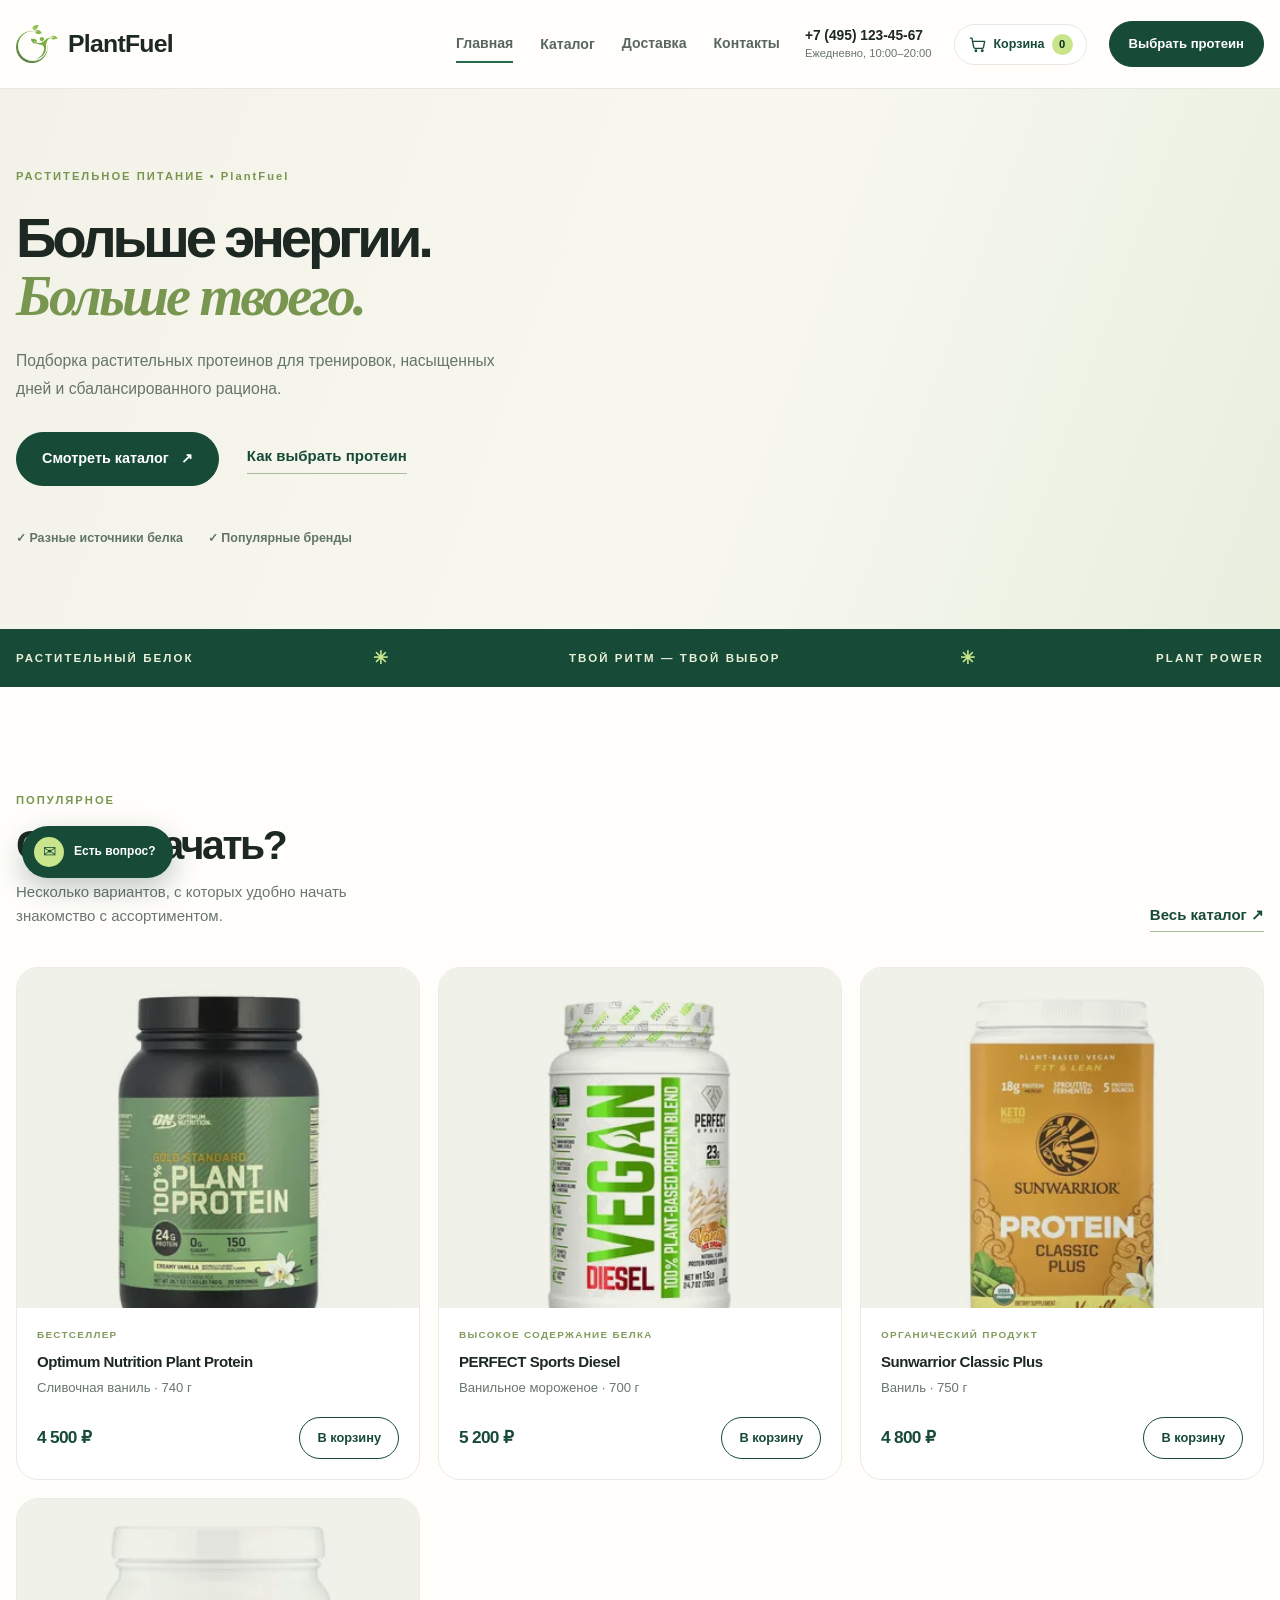
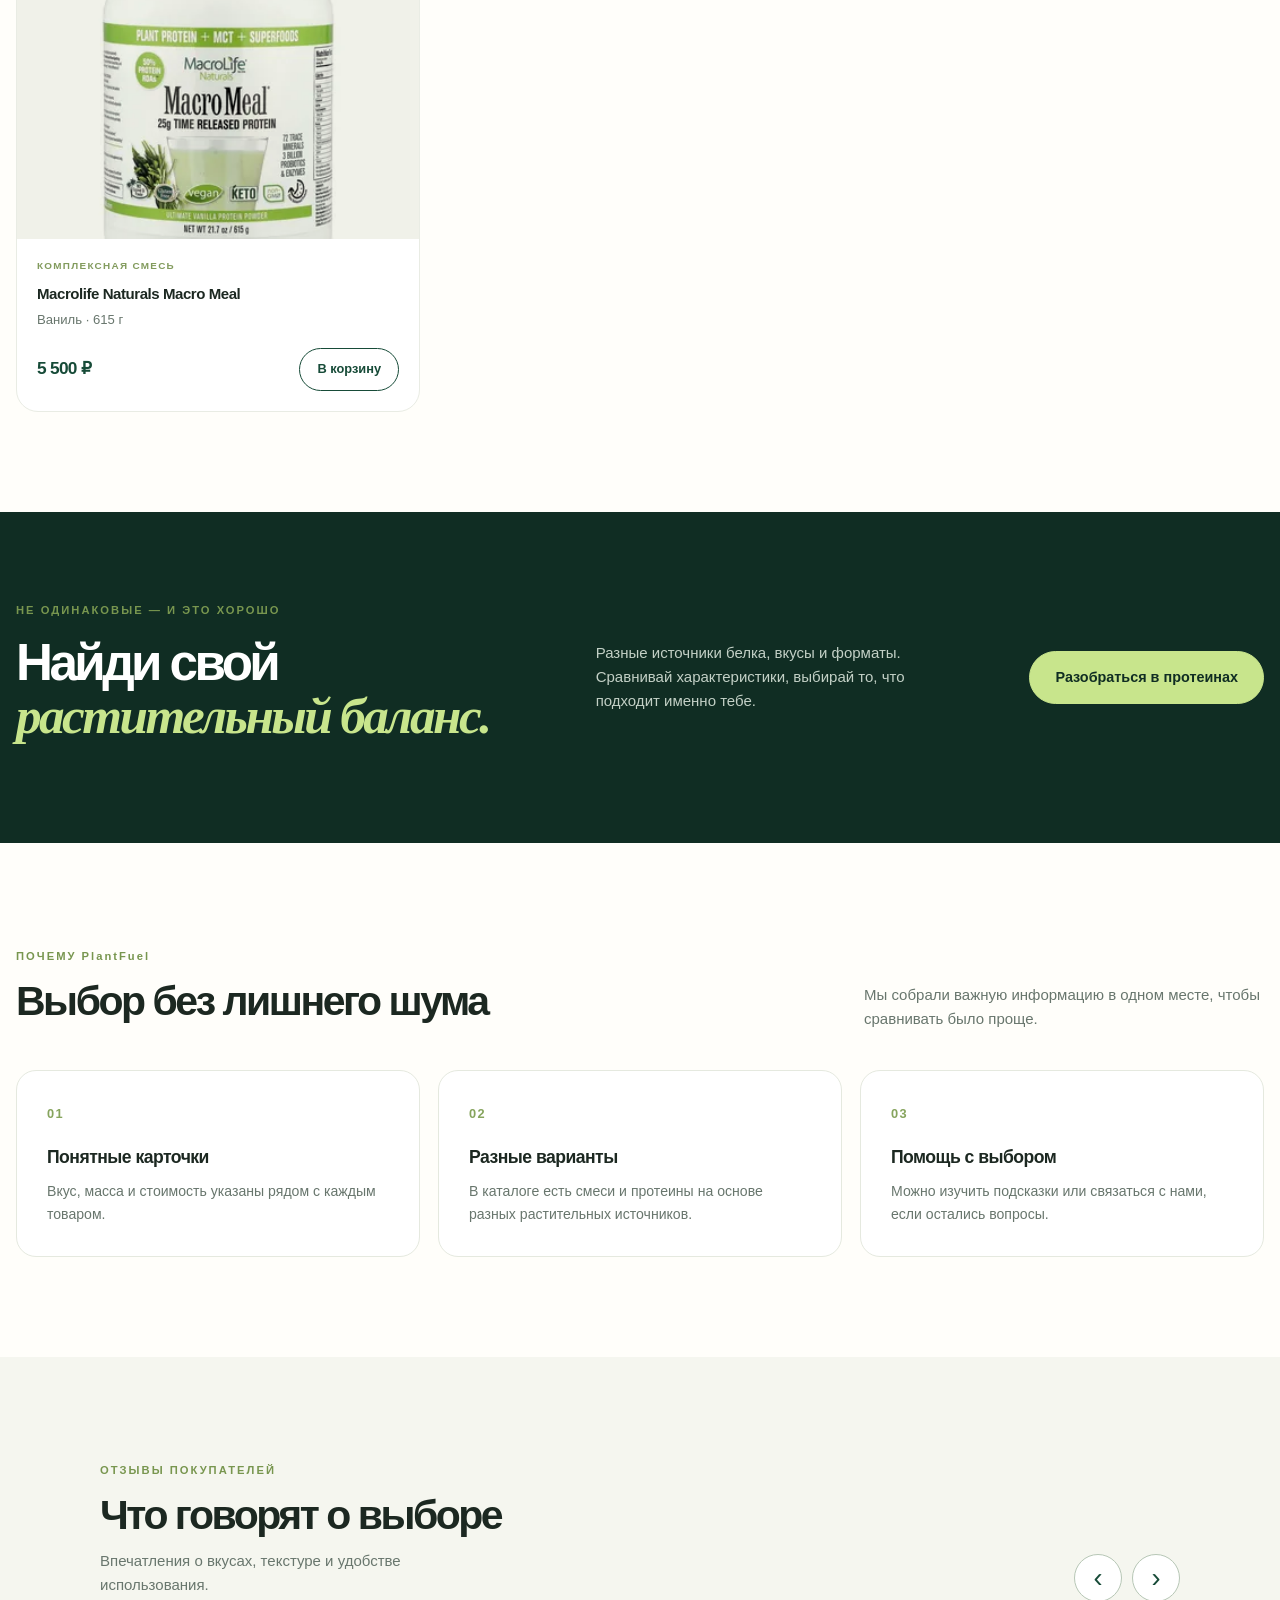
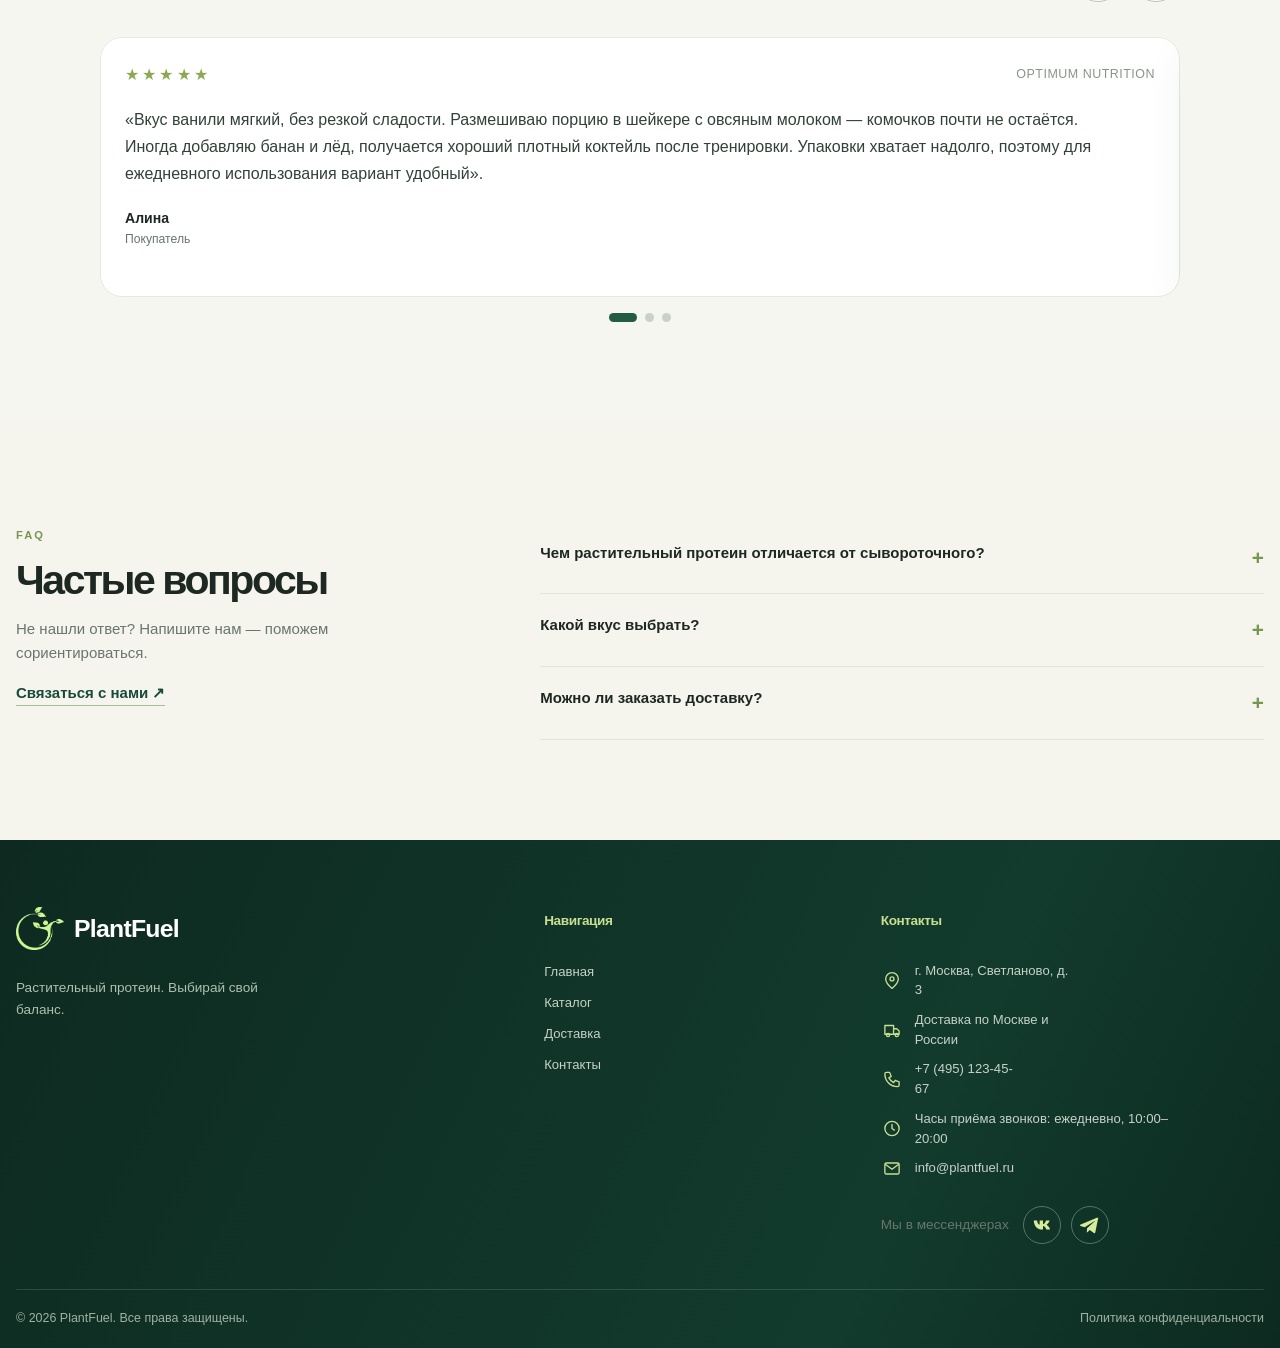
<file: index.html>
<!DOCTYPE html>

<html lang="ru">
<head>
<meta charset="utf-8"/>
<meta content="width=device-width, initial-scale=1.0" name="viewport"/>
<link href="css/style.css" rel="stylesheet"/>
<link href="css/index.css" rel="stylesheet"/>
<link href="css/responsive.css" rel="stylesheet"/>
<script defer="" src="js/main.js">
</script>
<meta content="PlantFuel — растительные протеины для активного ритма жизни." name="description"/>
<title>
   PlantFuel — растительный протеин
  </title>
</head>
<body><a class="skip-link" href="#main-content">Перейти к основному содержимому</a>
<header class="site-header">
<div class="container site-header__inner">
<a aria-label="PlantFuel — главная" class="brand" href="index.html">
<img alt="" class="brand__logo" src="images/logo.png"/>
<span class="brand__word">
      PlantFuel
     </span>
</a>
<button aria-expanded="false" aria-label="Открыть меню" class="menu-toggle" type="button">
     ☰
    </button>
<nav aria-label="Основная навигация" class="site-nav">
<a aria-current="page" class="site-nav__link is-active" href="index.html">
      Главная
     </a>
<div class="nav-dropdown">
<button aria-expanded="false" aria-haspopup="true" class="site-nav__link nav-dropdown__toggle" type="button">Каталог</button>
<div class="nav-dropdown__menu">
<a href="catalog.html#catalog-products">Все протеины</a>
<a href="catalog.html#pea-protein">Гороховый протеин</a>
<a href="catalog.html#organic-protein">Органические формулы</a>
<a href="catalog.html#protein-blends">Смеси растительных белков</a>
<a href="catalog.html#meal-protein">Комплексные смеси</a>
</div>
</div>
<a class="site-nav__link" href="delivery.html">Доставка</a>
<a class="site-nav__link" href="contacts.html">
      Контакты
     </a>
</nav>
<div class="header-contact">
<a href="tel:+74951234567">
      +7 (495) 123-45-67
     </a>
<span>
      Ежедневно, 10:00–20:00
     </span>
</div>
<button aria-label="Открыть корзину" class="header-cart" data-cart-open="" type="button">
<svg aria-hidden="true" viewbox="0 0 24 24">
<path d="M3 4h2l2.2 11.2a2 2 0 0 0 2 1.6h8.5a2 2 0 0 0 1.9-1.4L21 8H6">
</path>
<circle cx="10" cy="20" r="1">
</circle>
<circle cx="18" cy="20" r="1">
</circle>
</svg>
<span>
      Корзина
     </span>
<b class="cart-count" data-cart-count="">
      0
     </b>
</button>
<a class="button button--small" href="catalog.html">
     Выбрать протеин
    </a>
</div>
</header>
<main id="main-content" tabindex="-1">
<section class="hero">
<div class="container hero__grid">
<div class="hero__content">
<span class="eyebrow">
       РАСТИТЕЛЬНОЕ ПИТАНИЕ • PlantFuel
      </span>
<h1>
       Больше энергии.
       <br/>
<em>
        Больше твоего.
       </em>
</h1>
<p>
       Подборка растительных протеинов для тренировок, насыщенных дней и сбалансированного рациона.
      </p>
<div class="hero__actions">
<a class="button" href="catalog.html">
        Смотреть каталог
        <span>
         ↗
        </span>
</a>
<a class="text-link" href="product.html">
        Как выбрать протеин
       </a>
</div>
<div class="hero__trust">
<span>
        ✓ Разные источники белка
       </span>
<span>
        ✓ Популярные бренды
       </span>
</div>
</div>
<div class="hero__visual">
<video aria-label="Видео с растительным протеином" autoplay="" class="hero__video" loop="" muted="" playsinline="" preload="metadata">
<source src="videos/protein_video.mp4" type="video/mp4"/>
</video>
</div>
</div>
</section>
<section class="ticker">
<div class="container ticker__inner">
<span>
      РАСТИТЕЛЬНЫЙ БЕЛОК
     </span>
<b>
      ✳
     </b>
<span>
      ТВОЙ РИТМ — ТВОЙ ВЫБОР
     </span>
<b>
      ✳
     </b>
<span>
      PLANT POWER
     </span>
</div>
</section>
<section class="section home-products home-products">
<div class="container">
<div class="section-heading">
<div>
<span class="eyebrow">
        ПОПУЛЯРНОЕ
       </span>
<h2>
        С чего начать?
       </h2>
<p>
        Несколько вариантов, с которых удобно начать знакомство с ассортиментом.
       </p>
</div>
<a class="text-link" href="catalog.html">
       Весь каталог
       <span>
        ↗
       </span>
</a>
</div>
<div class="products-grid">
<article class="product-card" data-name="optimum nutrition plant protein" data-price="4500">
<a class="product-card__image" href="product.html#product-1">
<img alt="Упаковка растительного протеина Optimum Nutrition / Optimum Nutrition plant protein packaging" decoding="async" loading="lazy" sizes="(max-width: 600px) 90vw, (max-width: 1000px) 45vw, 320px" src="images/protein1.jpg" srcset="images/protein1-320.webp 320w, images/protein1-640.webp 640w"/>
<span class="product-card__quick">
         Подробнее
         <b>
          ↗
         </b>
</span>
</a>
<div class="product-card__body">
<span class="product-card__tag">
         Бестселлер
        </span>
<h3>
<a href="product.html#product-1">
          Optimum Nutrition Plant Protein
         </a>
</h3>
<p class="muted">
         Сливочная ваниль · 740 г
        </p>
<div class="product-card__bottom">
<strong>
          4 500 ₽
         </strong>
<button class="button button--outline product-card__button" data-price="4500" data-product="Optimum Nutrition Plant Protein" type="button">
          В корзину
         </button>
</div>
</div>
</article>
<article class="product-card" data-name="perfect sports diesel" data-price="5200">
<a class="product-card__image" href="product.html#product-2">
<img alt="Упаковка растительного протеина PERFECT Sports Diesel / PERFECT Sports Diesel plant protein packaging" decoding="async" loading="lazy" sizes="(max-width: 600px) 90vw, (max-width: 1000px) 45vw, 320px" src="images/protein2.jpg" srcset="images/protein2-320.webp 320w, images/protein2-640.webp 640w"/>
<span class="product-card__quick">
         Подробнее
         <b>
          ↗
         </b>
</span>
</a>
<div class="product-card__body">
<span class="product-card__tag">
         Высокое содержание белка
        </span>
<h3>
<a href="product.html#product-2">
          PERFECT Sports Diesel
         </a>
</h3>
<p class="muted">
         Ванильное мороженое · 700 г
        </p>
<div class="product-card__bottom">
<strong>
          5 200 ₽
         </strong>
<button class="button button--outline product-card__button" data-price="5200" data-product="PERFECT Sports Diesel" type="button">
          В корзину
         </button>
</div>
</div>
</article>
<article class="product-card" data-name="sunwarrior classic plus" data-price="4800">
<a class="product-card__image" href="product.html#product-3">
<img alt="Упаковка растительного протеина Sunwarrior Classic Plus / Sunwarrior Classic Plus plant protein packaging" decoding="async" loading="lazy" sizes="(max-width: 600px) 90vw, (max-width: 1000px) 45vw, 320px" src="images/protein3.jpg" srcset="images/protein3-320.webp 320w, images/protein3-640.webp 640w"/>
<span class="product-card__quick">
         Подробнее
         <b>
          ↗
         </b>
</span>
</a>
<div class="product-card__body">
<span class="product-card__tag">
         Органический продукт
        </span>
<h3>
<a href="product.html#product-3">
          Sunwarrior Classic Plus
         </a>
</h3>
<p class="muted">
         Ваниль · 750 г
        </p>
<div class="product-card__bottom">
<strong>
          4 800 ₽
         </strong>
<button class="button button--outline product-card__button" data-price="4800" data-product="Sunwarrior Classic Plus" type="button">
          В корзину
         </button>
</div>
</div>
</article>
<article class="product-card" data-name="macrolife naturals macro meal" data-price="5500">
<a class="product-card__image" href="product.html#product-4">
<img alt="Упаковка растительного протеина Macrolife Naturals Macro Meal / Macrolife Naturals Macro Meal plant protein packaging" decoding="async" loading="lazy" sizes="(max-width: 600px) 90vw, (max-width: 1000px) 45vw, 320px" src="images/protein4.jpg" srcset="images/protein4-320.webp 320w, images/protein4-640.webp 640w"/>
<span class="product-card__quick">
         Подробнее
         <b>
          ↗
         </b>
</span>
</a>
<div class="product-card__body">
<span class="product-card__tag">
         Комплексная смесь
        </span>
<h3>
<a href="product.html#product-4">
          Macrolife Naturals Macro Meal
         </a>
</h3>
<p class="muted">
         Ваниль · 615 г
        </p>
<div class="product-card__bottom">
<strong>
          5 500 ₽
         </strong>
<button class="button button--outline product-card__button" data-price="5500" data-product="Macrolife Naturals Macro Meal" type="button">
          В корзину
         </button>
</div>
</div>
</article>
</div>
</div>
</section>
<section class="editorial">
<div class="container editorial__inner">
<div>
<span class="eyebrow">
       НЕ ОДИНАКОВЫЕ — И ЭТО ХОРОШО
      </span>
<h2>
       Найди свой
       <br/>
<em>
        растительный баланс.
       </em>
</h2>
</div>
<p>
      Разные источники белка, вкусы и форматы. Сравнивай характеристики, выбирай то, что подходит именно тебе.
     </p>
<a class="button button--light" href="product.html">
      Разобраться в протеинах
     </a>
</div>
</section>
<section class="section why-section">
<div class="container">
<div class="section-heading">
<div>
<span class="eyebrow">
        ПОЧЕМУ PlantFuel
       </span>
<h2>
        Выбор без лишнего шума
       </h2>
</div>
<p>
       Мы собрали важную информацию в одном месте, чтобы сравнивать было проще.
      </p>
</div>
<div class="benefit-grid">
<article class="benefit">
<span class="benefit__number">
        01
       </span>
<h3>
        Понятные карточки
       </h3>
<p>
        Вкус, масса и стоимость указаны рядом с каждым товаром.
       </p>
</article>
<article class="benefit">
<span class="benefit__number">
        02
       </span>
<h3>
        Разные варианты
       </h3>
<p>
        В каталоге есть смеси и протеины на основе разных растительных источников.
       </p>
</article>
<article class="benefit">
<span class="benefit__number">
        03
       </span>
<h3>
        Помощь с выбором
       </h3>
<p>
        Можно изучить подсказки или связаться с нами, если остались вопросы.
       </p>
</article>
</div>
</div>
</section>
<section class="section reviews-section">
<div class="container">
<div class="section-heading">
<div>
<span class="eyebrow">
        ОТЗЫВЫ ПОКУПАТЕЛЕЙ
       </span>
<h2>
        Что говорят о выборе
       </h2>
<p>
        Впечатления о вкусах, текстуре и удобстве использования.
       </p>
</div>
<div class="review-controls">
<button aria-label="Предыдущий отзыв" class="review-control" data-review-prev="" type="button">
        ‹
       </button>
<button aria-label="Следующий отзыв" class="review-control" data-review-next="" type="button">
        ›
       </button>
</div>
</div>
<div class="review-window">
<div class="review-track" id="review-track">
<article class="review-card">
<div class="review-card__top">
<span class="review-stars">
          ★★★★★
         </span>
<span>
          Optimum Nutrition
         </span>
</div>
<blockquote>
         «Вкус ванили мягкий, без резкой сладости. Размешиваю порцию в шейкере с овсяным молоком — комочков почти не остаётся. Иногда добавляю банан и лёд, получается хороший плотный коктейль после тренировки. Упаковки хватает надолго, поэтому для ежедневного использования вариант удобный».
        </blockquote>
<strong>
         Алина
        </strong>
<small>
         Покупатель
        </small>
</article>
<article class="review-card">
<div class="review-card__top">
<span class="review-stars">
          ★★★★★
         </span>
<span>
          Sunwarrior Classic Plus
         </span>
</div>
<blockquote>
         «Выбрала Sunwarrior из-за состава и приятного ванильного вкуса. Добавляю его в смузи, овсяную кашу и иногда в тесто для панкейков. В напитке вкус не перебивает остальные ингредиенты, а текстура получается достаточно однородной. Для меня это удобно, потому что один продукт можно использовать в разных рецептах».
        </blockquote>
<strong>
         Мария
        </strong>
<small>
         Покупатель
        </small>
</article>
<article class="review-card">
<div class="review-card__top">
<span class="review-stars">
          ★★★★★
         </span>
<span>
          Orgain Organic Protein
         </span>
</div>
<blockquote>
         «У Orgain выраженный шоколадный вкус, но он не кажется слишком приторным. Чаще всего смешиваю с бананом и растительным молоком, а по выходным добавляю в тесто для панкейков. Порошок хорошо подходит для таких рецептов и помогает разнообразить обычный завтрак. В целом покупкой довольна, особенно если хочется именно шоколадный вариант».
        </blockquote>
<strong>
         Екатерина
        </strong>
<small>
         Покупатель
        </small>
</article>
</div>
</div>
<div aria-label="Переключение отзывов" class="review-dots">
<button aria-label="Отзыв 1" class="review-dot is-active" data-review-dot="0">
</button>
<button aria-label="Отзыв 2" class="review-dot" data-review-dot="1">
</button>
<button aria-label="Отзыв 3" class="review-dot" data-review-dot="2">
</button>
</div>
</div>
</section>
<section class="section faq-section">
<div class="container faq-container">
<div>
<span class="eyebrow">
       FAQ
      </span>
<h2>
       Частые вопросы
      </h2>
<p class="muted">
       Не нашли ответ? Напишите нам — поможем сориентироваться.
      </p>
<a class="text-link" href="contacts.html">
       Связаться с нами ↗
      </a>
</div>
<div class="faq-list">
<details>
<summary>
        Чем растительный протеин отличается от сывороточного?
       </summary>
<p>
        Растительный протеин получают из сырья растительного происхождения: например, гороха, риса или сои. Точный состав зависит от продукта.
       </p>
</details>
<details>
<summary>
        Какой вкус выбрать?
       </summary>
<p>
        Если сомневаетесь, начните с привычного вкуса — ванили или шоколада. Также обращайте внимание на состав и подсластители.
       </p>
</details>
<details>
<summary>
        Можно ли заказать доставку?
       </summary>
<p>
        Условия и сроки доставки уточняются при оформлении заявки. Доставка предусмотрена по Москве и другим регионам России.
       </p>
</details>
</div>
</div>
</section>
</main>
<footer class="site-footer">
<div class="container footer-grid">
<div class="footer-brand-block">
<a class="brand brand--footer" href="index.html">
<img alt="" class="brand__logo" src="images/logo.png"/>
<span class="brand__word">
       PlantFuel
      </span>
</a>
<p class="footer__description">
      Растительный протеин. Выбирай свой баланс.
     </p>
</div>
<div class="footer-links">
<h3 class="footer__title">
      Навигация
     </h3>
<a href="index.html">
      Главная
     </a>
<a href="catalog.html">
      Каталог
     </a>
<a href="delivery.html">
      Доставка
     </a>
<a href="contacts.html">
      Контакты
     </a>
</div>
<div class="footer-contact">
<h3 class="footer__title">Контакты</h3>
<a class="footer-contact__item" href="https://yandex.ru/map-widget/v1/?um=constructor%3Af4b76bdb0f044e4e731d89886a55a1c65e4e86c0437de1ba37b0e6bf1ac40490&amp;source=constructor" rel="noopener" target="_blank">
<svg aria-hidden="true" viewbox="0 0 24 24"><path d="M20 10c0 5-8 12-8 12S4 15 4 10a8 8 0 1 1 16 0Z"></path><circle cx="12" cy="10" r="2.5"></circle></svg>
      г. Москва, Светланово, д. 3
     </a>
<a class="footer-contact__item" href="delivery.html">
<svg aria-hidden="true" viewbox="0 0 24 24"><path d="M3 7h11v11H3zM14 11h4l3 3v4h-7z"></path><circle cx="7" cy="19" r="2"></circle><circle cx="18" cy="19" r="2"></circle></svg>
      Доставка по Москве и России
     </a>
<a class="footer-contact__item" href="tel:+74951234567">
<svg aria-hidden="true" viewbox="0 0 24 24"><path d="M5 3h4l2 5-3 2a15 15 0 0 0 6 6l2-3 5 2v4c0 1-1 2-2 2C10 21 3 14 3 5c0-1 1-2 2-2Z"></path></svg>
      +7 (495) 123-45-67
     </a>
<span class="footer-contact__item footer-contact__hours">
<svg aria-hidden="true" viewbox="0 0 24 24"><circle cx="12" cy="12" r="9"></circle><path d="M12 7v5l3 2"></path></svg>
      Часы приёма звонков: ежедневно, 10:00–20:00
     </span>
<a class="footer-contact__item" href="mailto:info@plantfuel.ru">
<svg aria-hidden="true" viewbox="0 0 24 24"><rect height="14" rx="2" width="18" x="3" y="5"></rect><path d="m4 7 8 6 8-6"></path></svg>
      info@plantfuel.ru
     </a>
<div class="footer-social">
<span class="footer-social__title">Мы в мессенджерах</span>
<a aria-label="ВКонтакте" href="https://vk.com/" rel="noopener" target="_blank"><svg aria-hidden="true" viewbox="0 0 24 24"><path d="M3 7h3.7c.2 2.7 1.5 4.2 2.7 4.8V7h3.7v4.1c1.1-.1 2.5-1.4 3.4-4.1h3.8c-.4 2.1-2.1 3.8-3.4 4.7 1.4.8 3.2 2.5 3.9 5.3h-4.1c-.8-2.4-2-3.6-3.6-3.8V17h-.9C7.1 17 3.3 13.3 3 7Z"></path></svg></a>
<a aria-label="Telegram" href="https://telegram.org/" rel="noopener" target="_blank"><svg aria-hidden="true" viewbox="0 0 24 24"><path d="m21 4-3.2 16c-.2 1.1-.8 1.3-1.6.8l-4.5-3.3-2.2 2.1c-.3.3-.5.5-1 .5l.3-4.6L17.2 8c.4-.3-.1-.5-.6-.2L6.2 14.4l-4.5-1.4c-1-.3-1-1 .2-1.5L19.4 4.1C20.3 3.8 21.3 4.3 21 4Z"></path></svg></a>
</div>
</div>
</div>
<div class="container footer-bottom">
<span>
     © 2026 PlantFuel. Все права защищены.
    </span>
<a href="contacts.html#privacy">
     Политика конфиденциальности
    </a>
</div>
</footer>
<div class="floating-tools">
<button aria-expanded="false" aria-label="Открыть контакты консультанта" class="chat-launcher" type="button">
<span aria-hidden="true" class="chat-launcher__icon">
     ✉
    </span>
<span class="chat-launcher__label">
     Есть вопрос?
    </span>
</button>
<button aria-label="Вернуться наверх" class="to-top" type="button">
<svg aria-hidden="true" viewbox="0 0 64 64">
<path d="M32 52V29M32 29C18 30 11 21 12 10c12 0 20 7 20 19M32 36c14 0 21-9 20-20-12 0-20 7-20 19">
</path>
<path d="M23 52h18">
</path>
</svg>
</button>
</div>
<aside aria-label="Корзина" class="cart-panel" hidden="" id="cart-panel">
<div class="cart-panel__head">
<div>
<span class="eyebrow">
      ВАШ ВЫБОР
     </span>
<h2>
      Корзина
     </h2>
</div>
<button aria-label="Закрыть корзину" class="cart-close" data-cart-close="" type="button">
     ×
    </button>
</div>
<div class="cart-items" id="cart-items">
<p class="cart-empty">
     Корзина пока пуста. Добавьте товары из каталога.
    </p>
</div>
<div class="cart-panel__bottom">
<div class="cart-total">
<span>
      Итого
     </span>
<strong id="cart-total">
      0 ₽
     </strong>
</div>
<button class="button button--full" data-checkout="" type="button">
     Оформить заказ
    </button>
<button class="cart-clear" data-cart-clear="" type="button">
     Очистить корзину
    </button>
</div>
</aside>
<div class="cart-backdrop" data-cart-close="" hidden="">
</div>
<aside aria-label="Связь с консультантом PlantFuel" class="chat-panel" hidden="">
<div class="chat-panel__head">
<div>
<strong>
      PlantFuel
     </strong>
<small>
      Поможем с выбором
     </small>
</div>
<button aria-label="Закрыть окно" class="chat-close" type="button">
     ×
    </button>
</div>
<div class="chat-panel__body">
<p class="chat-online">
     Консультант онлайн
    </p>
<p class="chat-bubble">
     Здравствуйте! Подскажем, какой растительный протеин выбрать, расскажем о составе и доставке.
    </p>
<div class="chat-options">
<a class="chat-option" href="https://vk.com/" rel="noopener" target="_blank">
<span aria-hidden="true" class="chat-option__icon chat-option__icon--vk"><svg aria-hidden="true" viewbox="0 0 24 24"><path d="M3 7h3.7c.2 2.7 1.5 4.2 2.7 4.8V7h3.7v4.1c1.1-.1 2.5-1.4 3.4-4.1h3.8c-.4 2.1-2.1 3.8-3.4 4.7 1.4.8 3.2 2.5 3.9 5.3h-4.1c-.8-2.4-2-3.6-3.6-3.8V17h-.9C7.1 17 3.3 13.3 3 7Z"></path></svg></span>
<span>
       Написать во ВКонтакте
      </span>
</a>
<a class="chat-option" href="https://telegram.org/" rel="noopener" target="_blank">
<span aria-hidden="true" class="chat-option__icon chat-option__icon--telegram"><svg viewbox="0 0 24 24"><path d="m21 4-3.2 16c-.2 1.1-.8 1.3-1.6.8l-4.5-3.3-2.2 2.1c-.3.3-.5.5-1 .5l.3-4.6L17.2 8c.4-.3-.1-.5-.6-.2L6.2 14.4l-4.5-1.4c-1-.3-1-1 .2-1.5L19.4 4.1C20.3 3.8 21.3 4.3 21 4Z"></path></svg></span>
<span>
       Написать в Telegram
      </span>
</a>
<a class="chat-option" href="mailto:info@plantfuel.ru">
<span class="chat-option__icon">
       ✉
      </span>
<span>
       Написать на почту
      </span>
</a>
</div>
<small class="chat-note">
     Выберите удобный мессенджер — консультант ответит на вопросы по ассортименту и заказу.
    </small>
</div>
</aside>
<dialog aria-labelledby="index-dialog-title" class="order-dialog" id="order-dialog">
<div class="order-dialog__head">
<div>
<span class="eyebrow">
      PlantFuel
     </span>
<h2 id="index-dialog-title">
      Оставить заявку
     </h2>
</div>
<button aria-label="Закрыть окно" class="dialog-close" type="button">
     ×
    </button>
</div>
<p class="muted">
    Оставьте контакты — мы уточним наличие и детали заказа.
   </p>
<form class="order-form" id="order-form">
<input id="selected-product" name="product" type="hidden"/>
<div class="order-cart-summary" hidden="" id="order-cart-summary">
</div>
<label for="index-form-1-field-1">
     Ваше имя
     <input id="index-form-1-field-1" minlength="2" name="name" placeholder="Как к вам обращаться" required="" type="text"/>
</label>
<label for="index-form-1-field-2">
     Телефон
     <input id="index-form-1-field-2" name="phone" pattern="[+0-9()\s-]{10,20}" placeholder="+7 (999) 123-45-67" required="" type="tel"/>
</label>
<label for="index-form-1-field-3">
     E-mail
     <input id="index-form-1-field-3" name="email" placeholder="name@example.com" required="" type="email"/>
</label>
<label for="index-form-1-field-4">
     Комментарий
     <textarea id="index-form-1-field-4" name="comment" placeholder="Например, удобное время для звонка" rows="3"></textarea>
</label>
<label class="checkbox-label" for="index-form-1-field-5">
<input id="index-form-1-field-5" required="" type="checkbox"/>
     Согласен(на) на обработку персональных данных
    </label>
<button class="button" type="submit">
     Отправить заявку
    </button>
<p aria-live="polite" class="success-message" hidden="" id="success-message" role="status">
     Это демонстрационная форма: поля проверены, но заявка не отправлена на сервер. Для реальных заказов нужно подключить серверную обработку.
    </p>
</form>
</dialog>
</body>
</html>
</file>
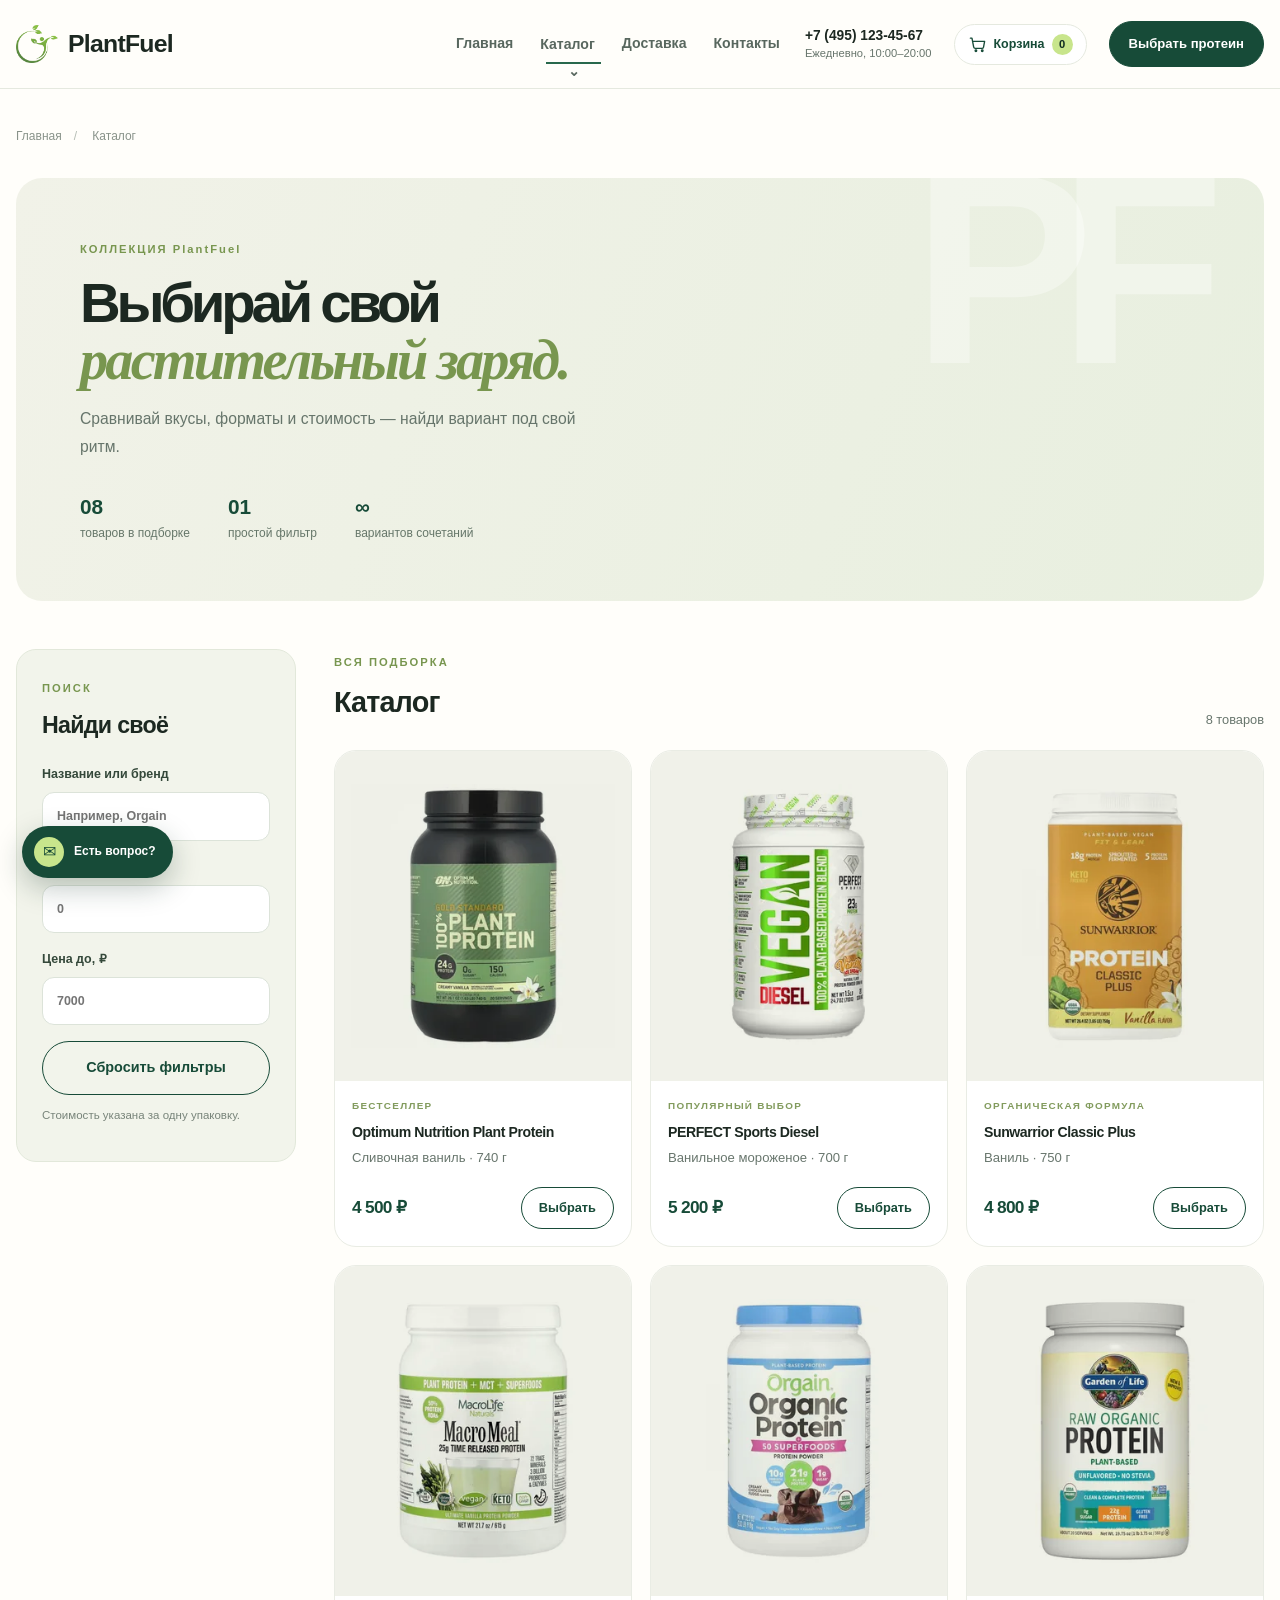
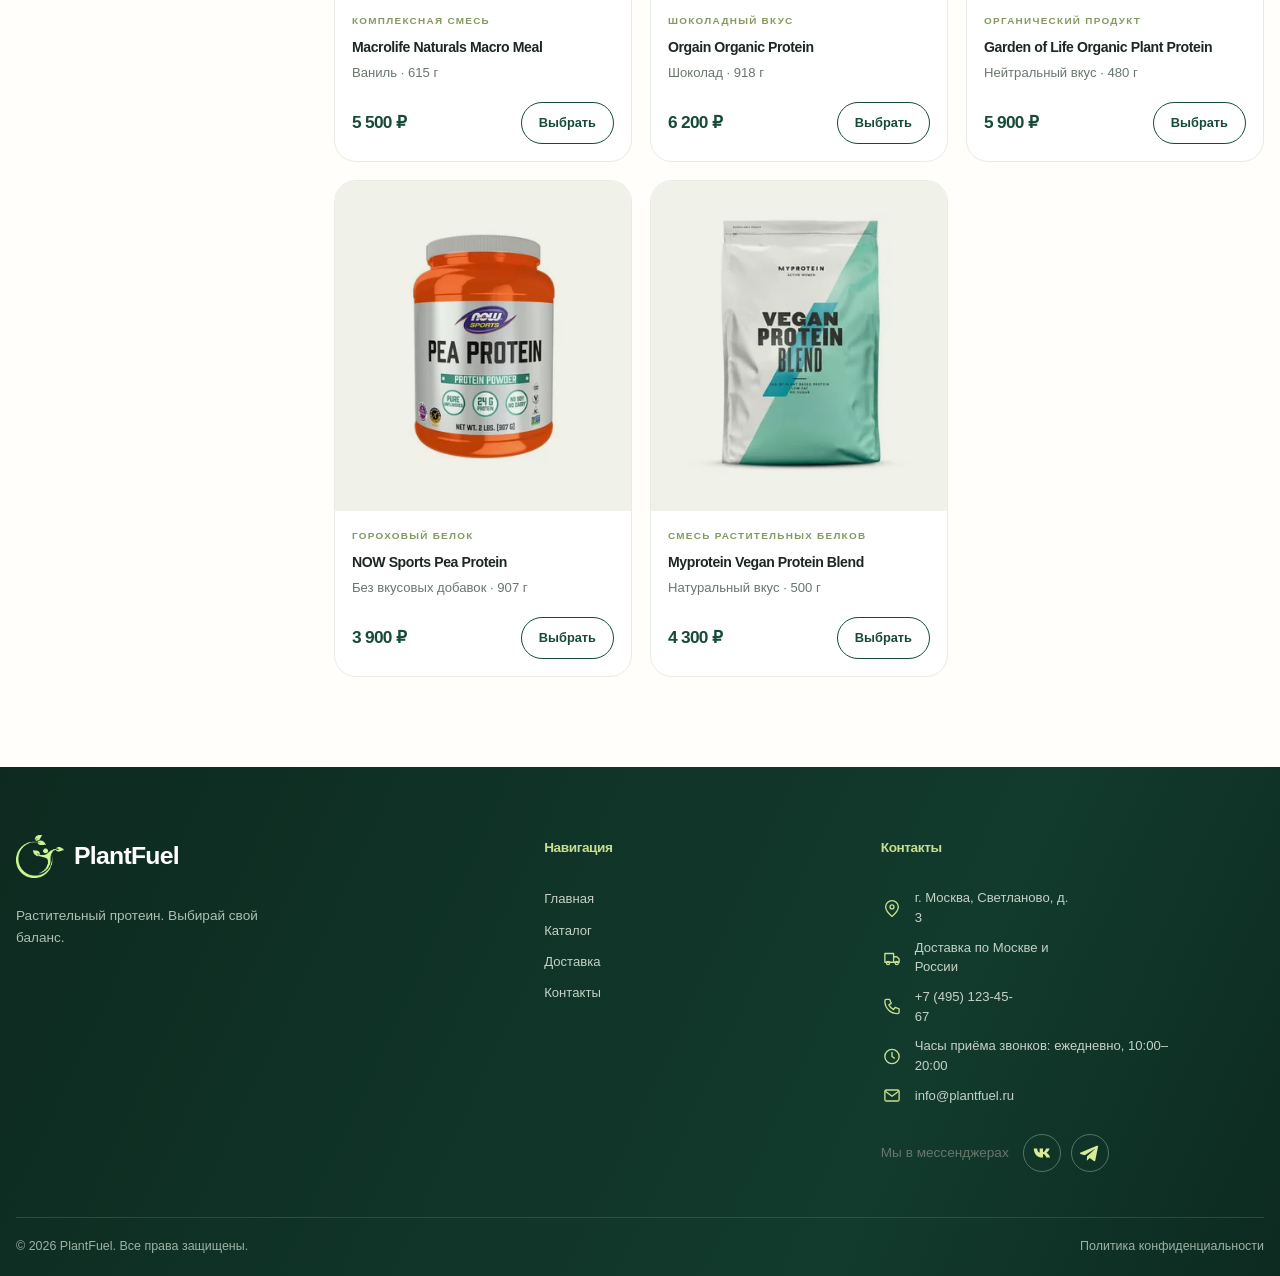
<file: catalog.html>
<!DOCTYPE html>

<html lang="ru">
<head>
<meta charset="utf-8"/>
<meta content="width=device-width, initial-scale=1.0" name="viewport"/>
<link href="css/style.css" rel="stylesheet"/>
<link href="css/catalog.css" rel="stylesheet"/>
<link href="css/responsive.css" rel="stylesheet"/>
<script defer="" src="js/main.js">
</script>
<meta content="Каталог растительных протеинов PlantFuel." name="description"/>
<title>
   Каталог — PlantFuel
  </title>
</head>
<body><a class="skip-link" href="#main-content">Перейти к основному содержимому</a>
<header class="site-header">
<div class="container site-header__inner">
<a aria-label="PlantFuel — главная" class="brand" href="index.html">
<img alt="" class="brand__logo" src="images/logo.png"/>
<span class="brand__word">
      PlantFuel
     </span>
</a>
<button aria-expanded="false" aria-label="Открыть меню" class="menu-toggle" type="button">
     ☰
    </button>
<nav aria-label="Основная навигация" class="site-nav">
<a class="site-nav__link" href="index.html">
      Главная
     </a>
<div class="nav-dropdown">
<button aria-expanded="false" aria-haspopup="true" class="site-nav__link nav-dropdown__toggle is-active" type="button">Каталог</button>
<div class="nav-dropdown__menu">
<a aria-current="page" href="catalog.html#catalog-products">Все протеины</a>
<a aria-current="page" href="catalog.html#pea-protein">Гороховый протеин</a>
<a aria-current="page" href="catalog.html#protein-blends">Смеси растительных белков</a>
<a aria-current="page" href="catalog.html#organic-protein">Рисовый протеин</a>
<a aria-current="page" href="catalog.html#meal-protein">Комплексные смеси</a>
</div>
</div>
<a class="site-nav__link" href="delivery.html">Доставка</a>
<a class="site-nav__link" href="contacts.html">
      Контакты
     </a>
</nav>
<div class="header-contact">
<a href="tel:+74951234567">
      +7 (495) 123-45-67
     </a>
<span>
      Ежедневно, 10:00–20:00
     </span>
</div>
<button aria-label="Открыть корзину" class="header-cart" data-cart-open="" type="button">
<svg aria-hidden="true" viewbox="0 0 24 24">
<path d="M3 4h2l2.2 11.2a2 2 0 0 0 2 1.6h8.5a2 2 0 0 0 1.9-1.4L21 8H6">
</path>
<circle cx="10" cy="20" r="1">
</circle>
<circle cx="18" cy="20" r="1">
</circle>
</svg>
<span>
      Корзина
     </span>
<b class="cart-count" data-cart-count="">
      0
     </b>
</button>
<a class="button button--small" href="catalog.html">
     Выбрать протеин
    </a>
</div>
</header>
<main class="container page-main" id="main-content" tabindex="-1">
<nav aria-label="Навигация по сайту" class="breadcrumbs">
<a href="index.html">
     Главная
    </a>
<span>
     Каталог
    </span>
</nav>
<section class="catalog-hero">
<span class="eyebrow">
     КОЛЛЕКЦИЯ PlantFuel
    </span>
<h1>
     Выбирай свой
     <br/>
<em>
      растительный заряд.
     </em>
</h1>
<p>
     Сравнивай вкусы, форматы и стоимость — найди вариант под свой ритм.
    </p>
<div class="catalog-hero__facts">
<span>
<b>
       08
      </b>
      товаров в подборке
     </span>
<span>
<b>
       01
      </b>
      простой фильтр
     </span>
<span>
<b>
       ∞
      </b>
      вариантов сочетаний
     </span>
</div>
</section>
<div class="catalog-layout">
<aside class="catalog-filters">
<div class="filter-title">
<span class="eyebrow">
       ПОИСК
      </span>
<h2>
       Найди своё
      </h2>
</div>
<label class="filter-label" for="search-products">
      Название или бренд
      <input id="search-products" placeholder="Например, Orgain" type="search"/>
</label>
<label class="filter-label" for="price-from">
      Цена от, ₽
      <input id="price-from" min="0" placeholder="0" type="number"/>
</label>
<label class="filter-label" for="price-to">
      Цена до, ₽
      <input id="price-to" min="0" placeholder="7000" type="number"/>
</label>
<button class="button button--outline button--full" id="reset-filters" type="button">
      Сбросить фильтры
     </button>
<p class="filter-hint">
      Стоимость указана за одну упаковку.
     </p>
</aside>
<section class="catalog-results">
<div class="catalog-results__top">
<div>
<span class="eyebrow">
        ВСЯ ПОДБОРКА
       </span>
<h2>
        Каталог
       </h2>
</div>
<span id="products-count">
       8 товаров
      </span>
</div>
<div class="products-grid products-grid--catalog" id="catalog-products">
<article class="product-card" data-name="optimum nutrition plant protein" data-price="4500" id="everyday-protein">
<a class="product-card__image" href="product.html#product-1">
<img alt="Упаковка растительного протеина Optimum Nutrition / Optimum Nutrition plant protein packaging" decoding="async" loading="lazy" sizes="(max-width: 600px) 90vw, (max-width: 1000px) 45vw, 320px" src="images/protein1.jpg" srcset="images/protein1-320.webp 320w, images/protein1-640.webp 640w"/>
<span class="product-card__quick">
         Подробнее
         <b>
          ↗
         </b>
</span>
</a>
<div class="product-card__body">
<span class="product-card__tag">
         Бестселлер
        </span>
<h3>
<a href="product.html#product-1">
          Optimum Nutrition Plant Protein
         </a>
</h3>
<p class="muted">
         Сливочная ваниль · 740 г
        </p>
<div class="product-card__bottom">
<strong>
          4 500 ₽
         </strong>
<button class="button button--outline product-card__button" data-price="4500" data-product="Optimum Nutrition Plant Protein" type="button">
          Выбрать
         </button>
</div>
</div>
</article>
<article class="product-card" data-name="perfect sports diesel" data-price="5200" id="protein-blends">
<a class="product-card__image" href="product.html#product-2">
<img alt="Упаковка растительного протеина PERFECT Sports Diesel / PERFECT Sports Diesel plant protein packaging" decoding="async" loading="lazy" sizes="(max-width: 600px) 90vw, (max-width: 1000px) 45vw, 320px" src="images/protein2.jpg" srcset="images/protein2-320.webp 320w, images/protein2-640.webp 640w"/>
<span class="product-card__quick">
         Подробнее
         <b>
          ↗
         </b>
</span>
</a>
<div class="product-card__body">
<span class="product-card__tag">
         Популярный выбор
        </span>
<h3>
<a href="product.html#product-2">
          PERFECT Sports Diesel
         </a>
</h3>
<p class="muted">
         Ванильное мороженое · 700 г
        </p>
<div class="product-card__bottom">
<strong>
          5 200 ₽
         </strong>
<button class="button button--outline product-card__button" data-price="5200" data-product="PERFECT Sports Diesel" type="button">
          Выбрать
         </button>
</div>
</div>
</article>
<article class="product-card" data-name="sunwarrior classic plus" data-price="4800" id="organic-protein">
<a class="product-card__image" href="product.html#product-3">
<img alt="Упаковка растительного протеина Sunwarrior Classic Plus / Sunwarrior Classic Plus plant protein packaging" decoding="async" loading="lazy" sizes="(max-width: 600px) 90vw, (max-width: 1000px) 45vw, 320px" src="images/protein3.jpg" srcset="images/protein3-320.webp 320w, images/protein3-640.webp 640w"/>
<span class="product-card__quick">
         Подробнее
         <b>
          ↗
         </b>
</span>
</a>
<div class="product-card__body">
<span class="product-card__tag">
         Органическая формула
        </span>
<h3>
<a href="product.html#product-3">
          Sunwarrior Classic Plus
         </a>
</h3>
<p class="muted">
         Ваниль · 750 г
        </p>
<div class="product-card__bottom">
<strong>
          4 800 ₽
         </strong>
<button class="button button--outline product-card__button" data-price="4800" data-product="Sunwarrior Classic Plus" type="button">
          Выбрать
         </button>
</div>
</div>
</article>
<article class="product-card" data-name="macrolife naturals macro meal" data-price="5500" id="meal-protein">
<a class="product-card__image" href="product.html#product-4">
<img alt="Упаковка растительного протеина Macrolife Naturals Macro Meal / Macrolife Naturals Macro Meal plant protein packaging" decoding="async" loading="lazy" sizes="(max-width: 600px) 90vw, (max-width: 1000px) 45vw, 320px" src="images/protein4.jpg" srcset="images/protein4-320.webp 320w, images/protein4-640.webp 640w"/>
<span class="product-card__quick">
         Подробнее
         <b>
          ↗
         </b>
</span>
</a>
<div class="product-card__body">
<span class="product-card__tag">
         Комплексная смесь
        </span>
<h3>
<a href="product.html#product-4">
          Macrolife Naturals Macro Meal
         </a>
</h3>
<p class="muted">
         Ваниль · 615 г
        </p>
<div class="product-card__bottom">
<strong>
          5 500 ₽
         </strong>
<button class="button button--outline product-card__button" data-price="5500" data-product="Macrolife Naturals Macro Meal" type="button">
          Выбрать
         </button>
</div>
</div>
</article>
<article class="product-card" data-name="orgain organic protein" data-price="6200" id="soy-protein">
<a class="product-card__image" href="product.html#product-5">
<img alt="Упаковка органического растительного протеина Orgain / Orgain organic plant protein packaging" decoding="async" loading="lazy" sizes="(max-width: 600px) 90vw, (max-width: 1000px) 45vw, 320px" src="images/protein5.jpg" srcset="images/protein5-320.webp 320w, images/protein5-640.webp 640w"/>
<span class="product-card__quick">
         Подробнее
         <b>
          ↗
         </b>
</span>
</a>
<div class="product-card__body">
<span class="product-card__tag">
         Шоколадный вкус
        </span>
<h3>
<a href="product.html#product-5">
          Orgain Organic Protein
         </a>
</h3>
<p class="muted">
         Шоколад · 918 г
        </p>
<div class="product-card__bottom">
<strong>
          6 200 ₽
         </strong>
<button class="button button--outline product-card__button" data-price="6200" data-product="Orgain Organic Protein" type="button">
          Выбрать
         </button>
</div>
</div>
</article>
<article class="product-card" data-name="garden of life organic plant protein" data-price="5900" id="organic-mix">
<a class="product-card__image" href="product.html#product-6">
<img alt="Упаковка органического растительного протеина Garden of Life / Garden of Life organic plant protein packaging" decoding="async" loading="lazy" sizes="(max-width: 600px) 90vw, (max-width: 1000px) 45vw, 320px" src="images/protein6.jpg" srcset="images/protein6-320.webp 320w, images/protein6-640.webp 640w"/>
<span class="product-card__quick">
         Подробнее
         <b>
          ↗
         </b>
</span>
</a>
<div class="product-card__body">
<span class="product-card__tag">
         Органический продукт
        </span>
<h3>
<a href="product.html#product-6">
          Garden of Life Organic Plant Protein
         </a>
</h3>
<p class="muted">
         Нейтральный вкус · 480 г
        </p>
<div class="product-card__bottom">
<strong>
          5 900 ₽
         </strong>
<button class="button button--outline product-card__button" data-price="5900" data-product="Garden of Life Organic Plant Protein" type="button">
          Выбрать
         </button>
</div>
</div>
</article>
<article class="product-card" data-name="now sports pea protein" data-price="3900" id="pea-protein">
<a class="product-card__image" href="product.html#product-7">
<img alt="Упаковка горохового протеина NOW Sports / NOW Sports pea protein packaging" decoding="async" loading="lazy" sizes="(max-width: 600px) 90vw, (max-width: 1000px) 45vw, 320px" src="images/protein7.jpg" srcset="images/protein7-320.webp 320w, images/protein7-640.webp 640w"/>
<span class="product-card__quick">
         Подробнее
         <b>
          ↗
         </b>
</span>
</a>
<div class="product-card__body">
<span class="product-card__tag">
         Гороховый белок
        </span>
<h3>
<a href="product.html#product-7">
          NOW Sports Pea Protein
         </a>
</h3>
<p class="muted">
         Без вкусовых добавок · 907 г
        </p>
<div class="product-card__bottom">
<strong>
          3 900 ₽
         </strong>
<button class="button button--outline product-card__button" data-price="3900" data-product="NOW Sports Pea Protein" type="button">
          Выбрать
         </button>
</div>
</div>
</article>
<article class="product-card" data-name="myprotein vegan protein blend" data-price="4300" id="vegan-blend">
<a class="product-card__image" href="product.html#product-8">
<img alt="Упаковка веганского протеина Myprotein / Myprotein vegan protein blend packaging" decoding="async" loading="lazy" sizes="(max-width: 600px) 90vw, (max-width: 1000px) 45vw, 320px" src="images/protein8.jpg" srcset="images/protein8-320.webp 320w"/>
<span class="product-card__quick">
         Подробнее
         <b>
          ↗
         </b>
</span>
</a>
<div class="product-card__body">
<span class="product-card__tag">
         Смесь растительных белков
        </span>
<h3>
<a href="product.html#product-8">
          Myprotein Vegan Protein Blend
         </a>
</h3>
<p class="muted">
         Натуральный вкус · 500 г
        </p>
<div class="product-card__bottom">
<strong>
          4 300 ₽
         </strong>
<button class="button button--outline product-card__button" data-price="4300" data-product="Myprotein Vegan Protein Blend" type="button">
          Выбрать
         </button>
</div>
</div>
</article>
</div>
<p class="empty-state" hidden="" id="empty-state">
      Ничего не найдено. Попробуйте изменить запрос или диапазон цены.
     </p>
</section>
</div>
</main>
<footer class="site-footer">
<div class="container footer-grid">
<div class="footer-brand-block">
<a class="brand brand--footer" href="index.html">
<img alt="" class="brand__logo" src="images/logo.png"/>
<span class="brand__word">
       PlantFuel
      </span>
</a>
<p class="footer__description">
      Растительный протеин. Выбирай свой баланс.
     </p>
</div>
<div class="footer-links">
<h3 class="footer__title">
      Навигация
     </h3>
<a href="index.html">
      Главная
     </a>
<a href="catalog.html">
      Каталог
     </a>
<a href="delivery.html">
      Доставка
     </a>
<a href="contacts.html">
      Контакты
     </a>
</div>
<div class="footer-contact">
<h3 class="footer__title">Контакты</h3>
<a class="footer-contact__item" href="https://yandex.ru/map-widget/v1/?um=constructor%3Af4b76bdb0f044e4e731d89886a55a1c65e4e86c0437de1ba37b0e6bf1ac40490&amp;source=constructor" rel="noopener" target="_blank"><svg aria-hidden="true" viewbox="0 0 24 24"><path d="M20 10c0 5-8 12-8 12S4 15 4 10a8 8 0 1 1 16 0Z"></path><circle cx="12" cy="10" r="2.5"></circle></svg>г. Москва, Светланово, д. 3</a>
<a class="footer-contact__item" href="delivery.html"><svg aria-hidden="true" viewbox="0 0 24 24"><path d="M3 7h11v11H3zM14 11h4l3 3v4h-7z"></path><circle cx="7" cy="19" r="2"></circle><circle cx="18" cy="19" r="2"></circle></svg>Доставка по Москве и России</a>
<a class="footer-contact__item" href="tel:+74951234567"><svg aria-hidden="true" viewbox="0 0 24 24"><path d="M5 3h4l2 5-3 2a15 15 0 0 0 6 6l2-3 5 2v4c0 1-1 2-2 2C10 21 3 14 3 5c0-1 1-2 2-2Z"></path></svg>+7 (495) 123-45-67</a>
<span class="footer-contact__item footer-contact__hours"><svg aria-hidden="true" viewbox="0 0 24 24"><circle cx="12" cy="12" r="9"></circle><path d="M12 7v5l3 2"></path></svg>Часы приёма звонков: ежедневно, 10:00–20:00</span>
<a class="footer-contact__item" href="mailto:info@plantfuel.ru"><svg aria-hidden="true" viewbox="0 0 24 24"><rect height="14" rx="2" width="18" x="3" y="5"></rect><path d="m4 7 8 6 8-6"></path></svg>info@plantfuel.ru</a>
<div class="footer-social"><span class="footer-social__title">Мы в мессенджерах</span><a aria-label="ВКонтакте" href="https://vk.com/" rel="noopener" target="_blank"><svg aria-hidden="true" viewbox="0 0 24 24"><path d="M3 7h3.7c.2 2.7 1.5 4.2 2.7 4.8V7h3.7v4.1c1.1-.1 2.5-1.4 3.4-4.1h3.8c-.4 2.1-2.1 3.8-3.4 4.7 1.4.8 3.2 2.5 3.9 5.3h-4.1c-.8-2.4-2-3.6-3.6-3.8V17h-.9C7.1 17 3.3 13.3 3 7Z"></path></svg></a><a aria-label="Telegram" href="https://telegram.org/" rel="noopener" target="_blank"><svg aria-hidden="true" viewbox="0 0 24 24"><path d="m21 4-3.2 16c-.2 1.1-.8 1.3-1.6.8l-4.5-3.3-2.2 2.1c-.3.3-.5.5-1 .5l.3-4.6L17.2 8c.4-.3-.1-.5-.6-.2L6.2 14.4l-4.5-1.4c-1-.3-1-1 .2-1.5L19.4 4.1C20.3 3.8 21.3 4.3 21 4Z"></path></svg></a></div>
</div>
</div>
<div class="container footer-bottom">
<span>
     © 2026 PlantFuel. Все права защищены.
    </span>
<a href="contacts.html#privacy">
     Политика конфиденциальности
    </a>
</div>
</footer>
<div class="floating-tools">
<button aria-expanded="false" aria-label="Открыть контакты консультанта" class="chat-launcher" type="button">
<span aria-hidden="true" class="chat-launcher__icon">
     ✉
    </span>
<span class="chat-launcher__label">
     Есть вопрос?
    </span>
</button>
<button aria-label="Вернуться наверх" class="to-top" type="button">
<svg aria-hidden="true" viewbox="0 0 64 64">
<path d="M32 52V29M32 29C18 30 11 21 12 10c12 0 20 7 20 19M32 36c14 0 21-9 20-20-12 0-20 7-20 19">
</path>
<path d="M23 52h18">
</path>
</svg>
</button>
</div>
<aside aria-label="Корзина" class="cart-panel" hidden="" id="cart-panel">
<div class="cart-panel__head">
<div>
<span class="eyebrow">
      ВАШ ВЫБОР
     </span>
<h2>
      Корзина
     </h2>
</div>
<button aria-label="Закрыть корзину" class="cart-close" data-cart-close="" type="button">
     ×
    </button>
</div>
<div class="cart-items" id="cart-items">
<p class="cart-empty">
     Корзина пока пуста. Добавьте товары из каталога.
    </p>
</div>
<div class="cart-panel__bottom">
<div class="cart-total">
<span>
      Итого
     </span>
<strong id="cart-total">
      0 ₽
     </strong>
</div>
<button class="button button--full" data-checkout="" type="button">
     Оформить заказ
    </button>
<button class="cart-clear" data-cart-clear="" type="button">
     Очистить корзину
    </button>
</div>
</aside>
<div class="cart-backdrop" data-cart-close="" hidden="">
</div>
<aside aria-label="Связь с консультантом PlantFuel" class="chat-panel" hidden="">
<div class="chat-panel__head">
<div>
<strong>
      PlantFuel
     </strong>
<small>
      Поможем с выбором
     </small>
</div>
<button aria-label="Закрыть окно" class="chat-close" type="button">
     ×
    </button>
</div>
<div class="chat-panel__body">
<p class="chat-online">
<span>
</span>
     Консультант онлайн
    </p>
<p class="chat-bubble">
     Здравствуйте! Подскажем, какой растительный протеин выбрать, расскажем о составе и доставке.
    </p>
<div class="chat-options">
<a class="chat-option" href="https://vk.com/" rel="noopener" target="_blank">
<span aria-hidden="true" class="chat-option__icon chat-option__icon--vk"><svg aria-hidden="true" viewbox="0 0 24 24"><path d="M3 7h3.7c.2 2.7 1.5 4.2 2.7 4.8V7h3.7v4.1c1.1-.1 2.5-1.4 3.4-4.1h3.8c-.4 2.1-2.1 3.8-3.4 4.7 1.4.8 3.2 2.5 3.9 5.3h-4.1c-.8-2.4-2-3.6-3.6-3.8V17h-.9C7.1 17 3.3 13.3 3 7Z"></path></svg></span>
<span>
       Написать во ВКонтакте
      </span>
</a>
<a class="chat-option" href="https://telegram.org/" rel="noopener" target="_blank">
<span aria-hidden="true" class="chat-option__icon chat-option__icon--telegram"><svg viewbox="0 0 24 24"><path d="m21 4-3.2 16c-.2 1.1-.8 1.3-1.6.8l-4.5-3.3-2.2 2.1c-.3.3-.5.5-1 .5l.3-4.6L17.2 8c.4-.3-.1-.5-.6-.2L6.2 14.4l-4.5-1.4c-1-.3-1-1 .2-1.5L19.4 4.1C20.3 3.8 21.3 4.3 21 4Z"></path></svg></span>
<span>
       Написать в Telegram
      </span>
</a>
<a class="chat-option" href="mailto:info@plantfuel.ru">
<span class="chat-option__icon">
       ✉
      </span>
<span>
       Написать на почту
      </span>
</a>
</div>
<small class="chat-note">
     Выберите удобный мессенджер — консультант ответит на вопросы по ассортименту и заказу.
    </small>
</div>
</aside>
<dialog aria-labelledby="catalog-dialog-title" class="order-dialog" id="order-dialog">
<div class="order-dialog__head">
<div>
<span class="eyebrow">
      PlantFuel
     </span>
<h2 id="catalog-dialog-title">
      Оставить заявку
     </h2>
</div>
<button aria-label="Закрыть окно" class="dialog-close" type="button">
     ×
    </button>
</div>
<p class="muted">
    Оставьте контакты — мы уточним наличие и детали заказа.
   </p>
<form class="order-form" id="order-form">
<input id="selected-product" name="product" type="hidden"/>
<div class="order-cart-summary" hidden="" id="order-cart-summary">
</div>
<label for="catalog-form-1-field-1">
     Ваше имя
     <input id="catalog-form-1-field-1" minlength="2" name="name" placeholder="Как к вам обращаться" required="" type="text"/>
</label>
<label for="catalog-form-1-field-2">
     Телефон
     <input id="catalog-form-1-field-2" name="phone" pattern="[+0-9()\s-]{10,20}" placeholder="+7 (999) 123-45-67" required="" type="tel"/>
</label>
<label for="catalog-form-1-field-3">
     E-mail
     <input id="catalog-form-1-field-3" name="email" placeholder="name@example.com" required="" type="email"/>
</label>
<label for="catalog-form-1-field-4">
     Комментарий
     <textarea id="catalog-form-1-field-4" name="comment" placeholder="Например, удобное время для звонка" rows="3"></textarea>
</label>
<label class="checkbox-label" for="catalog-form-1-field-5">
<input id="catalog-form-1-field-5" required="" type="checkbox"/>
     Согласен(на) на обработку персональных данных
    </label>
<button class="button" type="submit">
     Отправить заявку
    </button>
<p aria-live="polite" class="success-message" hidden="" id="success-message" role="status">
</p>
</form>
</dialog>
</body>
</html>
</file>
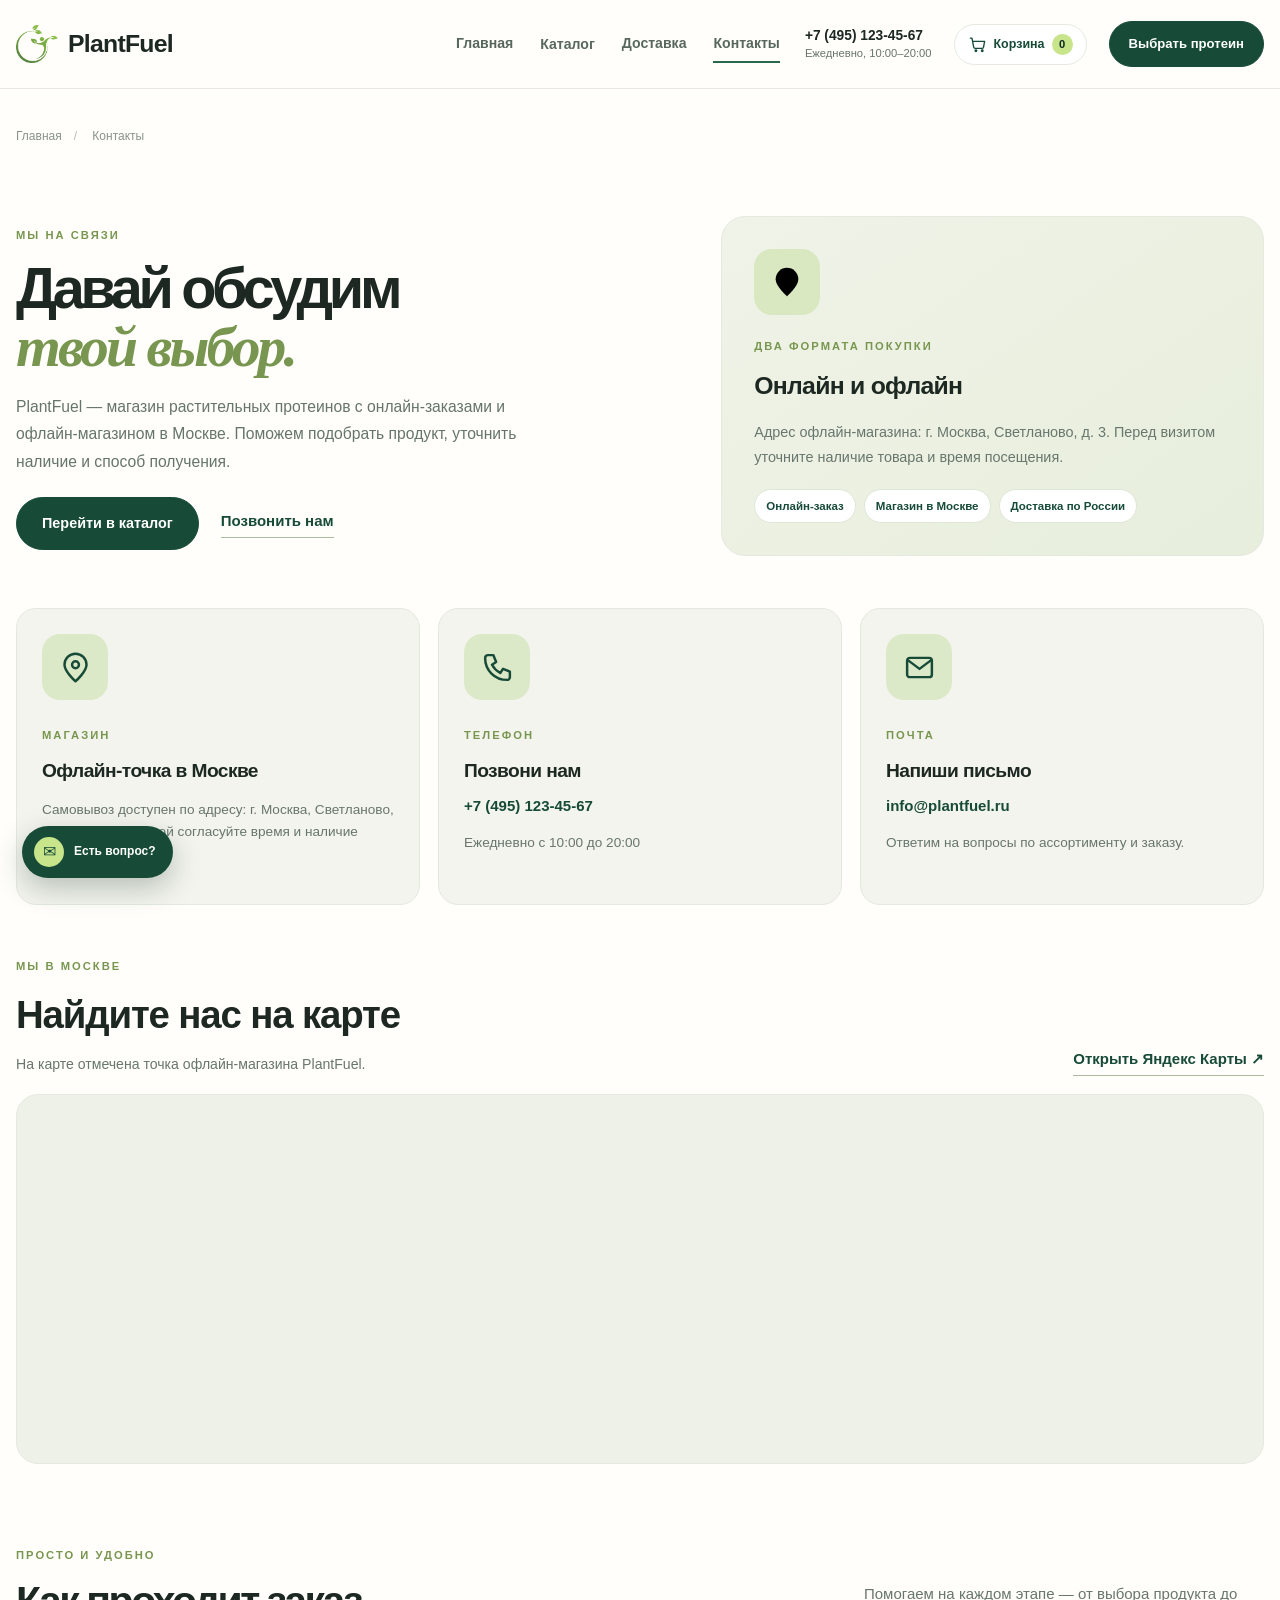
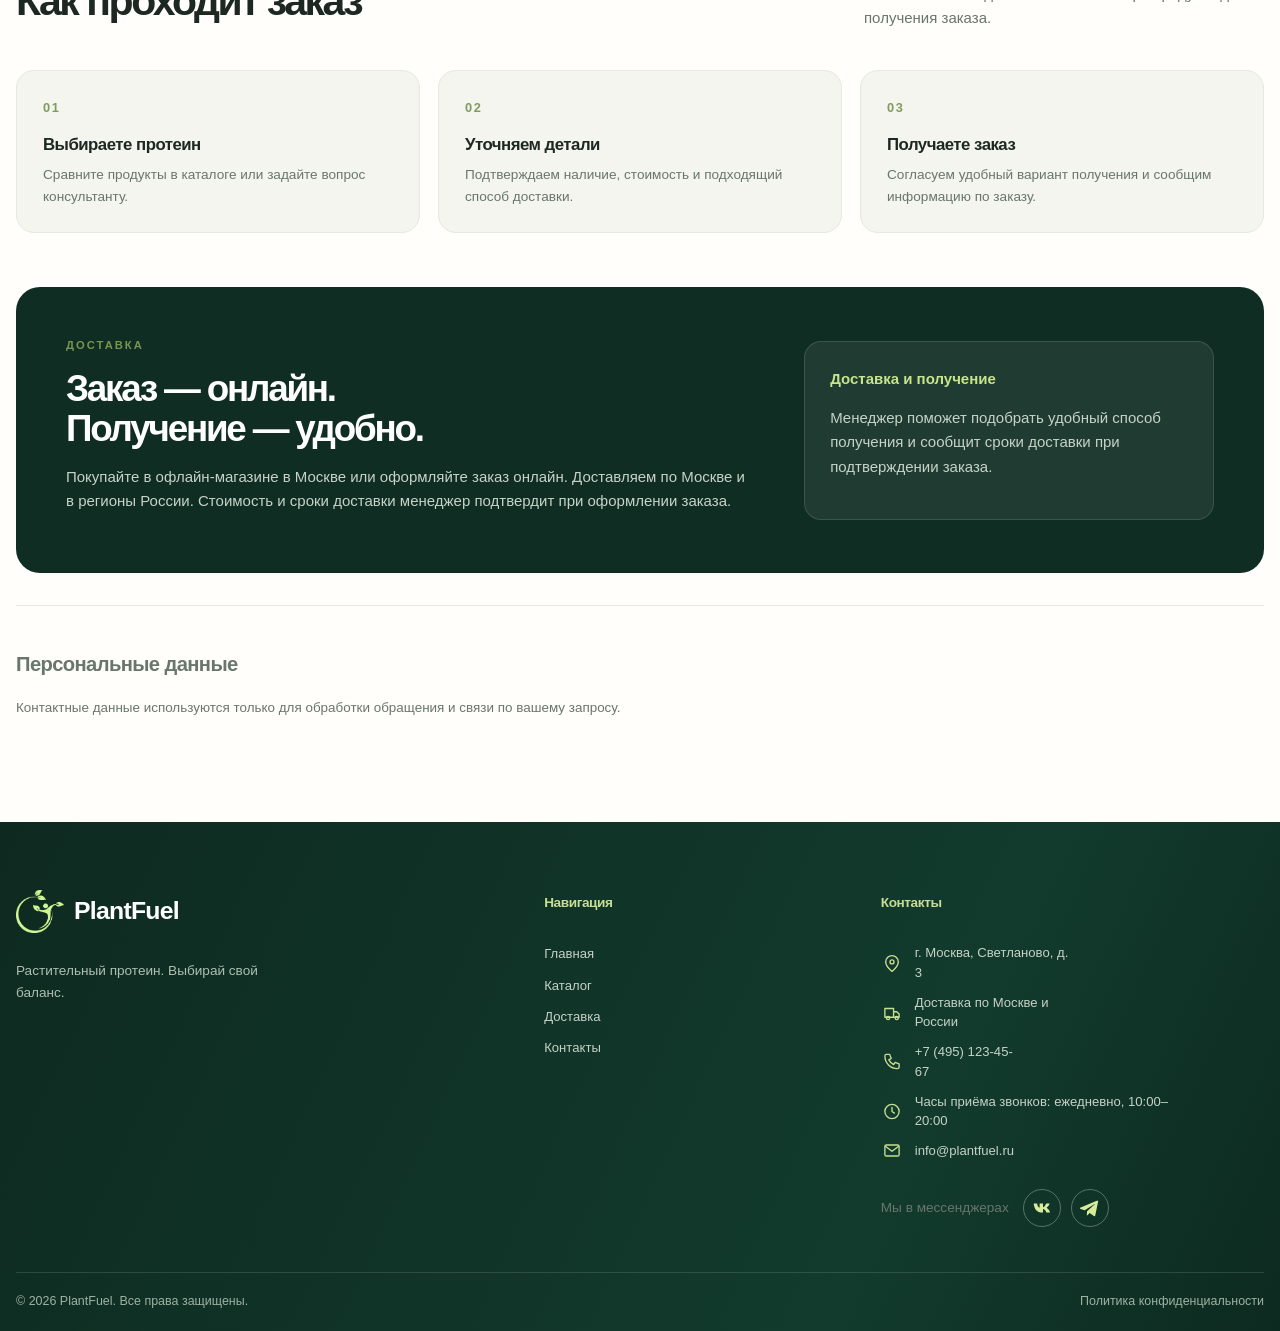
<file: contacts.html>
<!DOCTYPE html>

<html lang="ru">
<head>
<meta charset="utf-8"/>
<meta content="width=device-width, initial-scale=1.0" name="viewport"/>
<link href="css/style.css" rel="stylesheet"/>
<link href="css/contacts.css" rel="stylesheet"/>
<link href="css/responsive.css" rel="stylesheet"/>
<script defer="" src="js/main.js">
</script>
<meta content="Контакты интернет-магазина PlantFuel." name="description"/>
<title>
   Контакты — PlantFuel
  </title>
</head>
<body><a class="skip-link" href="#main-content">Перейти к основному содержимому</a>
<header class="site-header">
<div class="container site-header__inner">
<a aria-label="PlantFuel — главная" class="brand" href="index.html">
<img alt="" class="brand__logo" src="images/logo.png"/>
<span class="brand__word">
      PlantFuel
     </span>
</a>
<button aria-expanded="false" aria-label="Открыть меню" class="menu-toggle" type="button">
     ☰
    </button>
<nav aria-label="Основная навигация" class="site-nav">
<a class="site-nav__link" href="index.html">
      Главная
     </a>
<div class="nav-dropdown">
<button aria-expanded="false" aria-haspopup="true" class="site-nav__link nav-dropdown__toggle" type="button">Каталог</button>
<div class="nav-dropdown__menu">
<a href="catalog.html#catalog-products">Все протеины</a>
<a href="catalog.html#pea-protein">Гороховый протеин</a>
<a href="catalog.html#organic-protein">Органические формулы</a>
<a href="catalog.html#protein-blends">Смеси растительных белков</a>
<a href="catalog.html#meal-protein">Комплексные смеси</a>
</div>
</div>
<a class="site-nav__link" href="delivery.html">Доставка</a>
<a aria-current="page" class="site-nav__link is-active" href="contacts.html">
      Контакты
     </a>
</nav>
<div class="header-contact">
<a href="tel:+74951234567">
      +7 (495) 123-45-67
     </a>
<span>
      Ежедневно, 10:00–20:00
     </span>
</div>
<button aria-label="Открыть корзину" class="header-cart" data-cart-open="" type="button">
<svg aria-hidden="true" viewbox="0 0 24 24">
<path d="M3 4h2l2.2 11.2a2 2 0 0 0 2 1.6h8.5a2 2 0 0 0 1.9-1.4L21 8H6">
</path>
<circle cx="10" cy="20" r="1">
</circle>
<circle cx="18" cy="20" r="1">
</circle>
</svg>
<span>
      Корзина
     </span>
<b class="cart-count" data-cart-count="">
      0
     </b>
</button>
<a class="button button--small" href="catalog.html">
     Выбрать протеин
    </a>
</div>
</header>
<main class="container page-main" id="main-content" tabindex="-1">
<nav aria-label="Навигация по сайту" class="breadcrumbs">
<a href="index.html">
     Главная
    </a>
<span>
     Контакты
    </span>
</nav>
<section class="contact-hero contact-hero--wide">
<div>
<span class="eyebrow">
      МЫ НА СВЯЗИ
     </span>
<h1>
      Давай обсудим
      <br/>
<em>
       твой выбор.
      </em>
</h1>
<p>
      PlantFuel — магазин растительных протеинов с онлайн-заказами и офлайн-магазином в Москве. Поможем подобрать продукт, уточнить наличие и способ получения.
     </p>
<div class="contact-hero__actions">
<a class="button" href="catalog.html">
       Перейти в каталог
      </a>
<a class="text-link" href="tel:+74951234567">
       Позвонить нам
      </a>
</div>
</div>
<div class="contact-format-card">
<span class="contact-format-card__icon">
<svg aria-hidden="true" viewbox="0 0 24 24"><path d="M20 10c0 5-8 12-8 12S4 15 4 10a8 8 0 1 1 16 0Z"></path><circle cx="12" cy="10" r="2.5"></circle></svg>
</span>
<span class="eyebrow">
      ДВА ФОРМАТА ПОКУПКИ
     </span>
<h2>
      Онлайн и офлайн
     </h2>
<p>Адрес офлайн-магазина: г. Москва, Светланово, д. 3. Перед визитом уточните наличие товара и время посещения.</p>
<div class="contact-format-card__tags">
<span>
       Онлайн-заказ
      </span>
<span>
       Магазин в Москве
      </span>
<span>
       Доставка по России
      </span>
</div>
</div>
</section>
<div class="contacts-grid">
<section class="contact-card">
<span class="contact-card__icon">
<svg aria-hidden="true" viewbox="0 0 24 24">
<path d="M20 10c0 5-8 12-8 12S4 15 4 10a8 8 0 1 1 16 0Z">
</path>
<circle cx="12" cy="10" r="2.5">
</circle>
</svg>
</span>
<span class="eyebrow">
      МАГАЗИН
     </span>
<h2>
      Офлайн-точка в Москве
     </h2>
<p>Самовывоз доступен по адресу: г. Москва, Светланово, д. 3. Перед поездкой согласуйте время и наличие товара.</p>
</section>
<section class="contact-card">
<span class="contact-card__icon">
<svg aria-hidden="true" viewbox="0 0 24 24">
<path d="M5 3h4l2 5-3 2a15 15 0 0 0 6 6l2-3 5 2v4c0 1-1 2-2 2C10 21 3 14 3 5c0-1 1-2 2-2Z">
</path>
</svg>
</span>
<span class="eyebrow">
      ТЕЛЕФОН
     </span>
<h2>
      Позвони нам
     </h2>
<a href="tel:+74951234567">
      +7 (495) 123-45-67
     </a>
<p>
      Ежедневно с 10:00 до 20:00
     </p>
</section>
<section class="contact-card">
<span class="contact-card__icon">
<svg aria-hidden="true" viewbox="0 0 24 24">
<rect height="14" rx="2" width="18" x="3" y="5">
</rect>
<path d="m4 7 8 6 8-6">
</path>
</svg>
</span>
<span class="eyebrow">
      ПОЧТА
     </span>
<h2>
      Напиши письмо
     </h2>
<a href="mailto:info@plantfuel.ru">
      info@plantfuel.ru
     </a>
<p>
      Ответим на вопросы по ассортименту и заказу.
     </p>
</section>
</div>
<section class="contact-map-section">
<div class="contact-map-section__heading">
<div>
<span class="eyebrow">
       МЫ В МОСКВЕ
      </span>
<h2>
       Найдите нас на карте
      </h2>
<p>На карте отмечена точка офлайн-магазина PlantFuel.</p>
</div>
<a class="text-link" href="https://yandex.ru/map-widget/v1/?um=constructor%3Af4b76bdb0f044e4e731d89886a55a1c65e4e86c0437de1ba37b0e6bf1ac40490&amp;source=constructor" rel="noopener" target="_blank">
      Открыть Яндекс Карты ↗
     </a>
</div>
<div class="contact-map">
<iframe loading="lazy" referrerpolicy="no-referrer-when-downgrade" src="https://yandex.ru/map-widget/v1/?um=constructor%3Af4b76bdb0f044e4e731d89886a55a1c65e4e86c0437de1ba37b0e6bf1ac40490&amp;source=constructor" title="Карта Москвы — Яндекс Карты">
</iframe>
</div>
</section>
<section class="contact-process">
<div class="section-heading">
<div>
<span class="eyebrow">
       ПРОСТО И УДОБНО
      </span>
<h2>
       Как проходит заказ
      </h2>
</div>
<p>
      Помогаем на каждом этапе — от выбора продукта до получения заказа.
     </p>
</div>
<div class="contact-process__grid">
<article>
<span>
       01
      </span>
<h3>
       Выбираете протеин
      </h3>
<p>
       Сравните продукты в каталоге или задайте вопрос консультанту.
      </p>
</article>
<article>
<span>
       02
      </span>
<h3>
       Уточняем детали
      </h3>
<p>
       Подтверждаем наличие, стоимость и подходящий способ доставки.
      </p>
</article>
<article>
<span>
       03
      </span>
<h3>
       Получаете заказ
      </h3>
<p>
       Согласуем удобный вариант получения и сообщим информацию по заказу.
      </p>
</article>
</div>
</section>
<section class="delivery-panel">
<div>
<span class="eyebrow">
      ДОСТАВКА
     </span>
<h2>
      Заказ — онлайн.
      <br/>
      Получение — удобно.
     </h2>
<p>
      Покупайте в офлайн-магазине в Москве или оформляйте заказ онлайн. Доставляем по Москве и в регионы России. Стоимость и сроки доставки менеджер подтвердит при оформлении заказа.
     </p>
</div>
<div class="delivery-panel__note">
<b>
      Доставка и получение
     </b>
<p>
      Менеджер поможет подобрать удобный способ получения и сообщит сроки доставки при подтверждении заказа.
     </p>
</div>
</section>
<section class="privacy-note" id="privacy">
<h2>
     Персональные данные
    </h2>
<p>
     Контактные данные используются только для обработки обращения и связи по вашему запросу.
    </p>
</section>
</main>
<footer class="site-footer">
<div class="container footer-grid">
<div class="footer-brand-block">
<a class="brand brand--footer" href="index.html">
<img alt="" class="brand__logo" src="images/logo.png"/>
<span class="brand__word">
       PlantFuel
      </span>
</a>
<p class="footer__description">
      Растительный протеин. Выбирай свой баланс.
     </p>
</div>
<div class="footer-links">
<h3 class="footer__title">
      Навигация
     </h3>
<a href="index.html">
      Главная
     </a>
<a href="catalog.html">
      Каталог
     </a>
<a href="delivery.html">
      Доставка
     </a>
<a href="contacts.html">
      Контакты
     </a>
</div>
<div class="footer-contact">
<h3 class="footer__title">Контакты</h3>
<a class="footer-contact__item" href="https://yandex.ru/map-widget/v1/?um=constructor%3Af4b76bdb0f044e4e731d89886a55a1c65e4e86c0437de1ba37b0e6bf1ac40490&amp;source=constructor" rel="noopener" target="_blank">
<svg aria-hidden="true" viewbox="0 0 24 24"><path d="M20 10c0 5-8 12-8 12S4 15 4 10a8 8 0 1 1 16 0Z"></path><circle cx="12" cy="10" r="2.5"></circle></svg>
      г. Москва, Светланово, д. 3
     </a>
<a class="footer-contact__item" href="delivery.html">
<svg aria-hidden="true" viewbox="0 0 24 24"><path d="M3 7h11v11H3zM14 11h4l3 3v4h-7z"></path><circle cx="7" cy="19" r="2"></circle><circle cx="18" cy="19" r="2"></circle></svg>
      Доставка по Москве и России
     </a>
<a class="footer-contact__item" href="tel:+74951234567">
<svg aria-hidden="true" viewbox="0 0 24 24"><path d="M5 3h4l2 5-3 2a15 15 0 0 0 6 6l2-3 5 2v4c0 1-1 2-2 2C10 21 3 14 3 5c0-1 1-2 2-2Z"></path></svg>
      +7 (495) 123-45-67
     </a>
<span class="footer-contact__item footer-contact__hours">
<svg aria-hidden="true" viewbox="0 0 24 24"><circle cx="12" cy="12" r="9"></circle><path d="M12 7v5l3 2"></path></svg>
      Часы приёма звонков: ежедневно, 10:00–20:00
     </span>
<a class="footer-contact__item" href="mailto:info@plantfuel.ru">
<svg aria-hidden="true" viewbox="0 0 24 24"><rect height="14" rx="2" width="18" x="3" y="5"></rect><path d="m4 7 8 6 8-6"></path></svg>
      info@plantfuel.ru
     </a>
<div class="footer-social">
<span class="footer-social__title">Мы в мессенджерах</span>
<a aria-label="ВКонтакте" href="https://vk.com/" rel="noopener" target="_blank"><svg aria-hidden="true" viewbox="0 0 24 24"><path d="M3 7h3.7c.2 2.7 1.5 4.2 2.7 4.8V7h3.7v4.1c1.1-.1 2.5-1.4 3.4-4.1h3.8c-.4 2.1-2.1 3.8-3.4 4.7 1.4.8 3.2 2.5 3.9 5.3h-4.1c-.8-2.4-2-3.6-3.6-3.8V17h-.9C7.1 17 3.3 13.3 3 7Z"></path></svg></a>
<a aria-label="Telegram" href="https://telegram.org/" rel="noopener" target="_blank"><svg aria-hidden="true" viewbox="0 0 24 24"><path d="m21 4-3.2 16c-.2 1.1-.8 1.3-1.6.8l-4.5-3.3-2.2 2.1c-.3.3-.5.5-1 .5l.3-4.6L17.2 8c.4-.3-.1-.5-.6-.2L6.2 14.4l-4.5-1.4c-1-.3-1-1 .2-1.5L19.4 4.1C20.3 3.8 21.3 4.3 21 4Z"></path></svg></a>
</div>
</div>
</div>
<div class="container footer-bottom">
<span>
     © 2026 PlantFuel. Все права защищены.
    </span>
<a href="contacts.html#privacy">
     Политика конфиденциальности
    </a>
</div>
</footer>
<div class="floating-tools">
<button aria-expanded="false" aria-label="Открыть контакты консультанта" class="chat-launcher" type="button">
<span aria-hidden="true" class="chat-launcher__icon">
     ✉
    </span>
<span class="chat-launcher__label">
     Есть вопрос?
    </span>
</button>
<button aria-label="Вернуться наверх" class="to-top" type="button">
<svg aria-hidden="true" viewbox="0 0 64 64">
<path d="M32 52V29M32 29C18 30 11 21 12 10c12 0 20 7 20 19M32 36c14 0 21-9 20-20-12 0-20 7-20 19">
</path>
<path d="M23 52h18">
</path>
</svg>
</button>
</div>
<aside aria-label="Корзина" class="cart-panel" hidden="" id="cart-panel">
<div class="cart-panel__head">
<div>
<span class="eyebrow">
      ВАШ ВЫБОР
     </span>
<h2>
      Корзина
     </h2>
</div>
<button aria-label="Закрыть корзину" class="cart-close" data-cart-close="" type="button">
     ×
    </button>
</div>
<div class="cart-items" id="cart-items">
<p class="cart-empty">
     Корзина пока пуста. Добавьте товары из каталога.
    </p>
</div>
<div class="cart-panel__bottom">
<div class="cart-total">
<span>
      Итого
     </span>
<strong id="cart-total">
      0 ₽
     </strong>
</div>
<button class="button button--full" data-checkout="" type="button">
     Оформить заказ
    </button>
<button class="cart-clear" data-cart-clear="" type="button">
     Очистить корзину
    </button>
</div>
</aside>
<div class="cart-backdrop" data-cart-close="" hidden="">
</div>
<aside aria-label="Связь с консультантом PlantFuel" class="chat-panel" hidden="">
<div class="chat-panel__head">
<div>
<strong>
      PlantFuel
     </strong>
<small>
      Поможем с выбором
     </small>
</div>
<button aria-label="Закрыть окно" class="chat-close" type="button">
     ×
    </button>
</div>
<div class="chat-panel__body">
<p class="chat-online">
     Консультант онлайн
    </p>
<p class="chat-bubble">
     Здравствуйте! Подскажем, какой растительный протеин выбрать, расскажем о составе и доставке.
    </p>
<div class="chat-options">
<a class="chat-option" href="https://vk.com/" rel="noopener" target="_blank">
<span aria-hidden="true" class="chat-option__icon chat-option__icon--vk"><svg aria-hidden="true" viewbox="0 0 24 24"><path d="M3 7h3.7c.2 2.7 1.5 4.2 2.7 4.8V7h3.7v4.1c1.1-.1 2.5-1.4 3.4-4.1h3.8c-.4 2.1-2.1 3.8-3.4 4.7 1.4.8 3.2 2.5 3.9 5.3h-4.1c-.8-2.4-2-3.6-3.6-3.8V17h-.9C7.1 17 3.3 13.3 3 7Z"></path></svg></span>
<span>
       Написать во ВКонтакте
      </span>
</a>
<a class="chat-option" href="https://telegram.org/" rel="noopener" target="_blank">
<span aria-hidden="true" class="chat-option__icon chat-option__icon--telegram"><svg viewbox="0 0 24 24"><path d="m21 4-3.2 16c-.2 1.1-.8 1.3-1.6.8l-4.5-3.3-2.2 2.1c-.3.3-.5.5-1 .5l.3-4.6L17.2 8c.4-.3-.1-.5-.6-.2L6.2 14.4l-4.5-1.4c-1-.3-1-1 .2-1.5L19.4 4.1C20.3 3.8 21.3 4.3 21 4Z"></path></svg></span>
<span>
       Написать в Telegram
      </span>
</a>
<a class="chat-option" href="mailto:info@plantfuel.ru">
<span class="chat-option__icon">
       ✉
      </span>
<span>
       Написать на почту
      </span>
</a>
</div>
<small class="chat-note">
     Выберите удобный мессенджер — консультант ответит на вопросы по ассортименту и заказу.
    </small>
</div>
</aside>
<dialog aria-labelledby="contacts-dialog-title" class="order-dialog" id="order-dialog">
<div class="order-dialog__head">
<div>
<span class="eyebrow">
      PlantFuel
     </span>
<h2 id="contacts-dialog-title">
      Оставить заявку
     </h2>
</div>
<button aria-label="Закрыть окно" class="dialog-close" type="button">
     ×
    </button>
</div>
<p class="muted">
    Оставьте контакты — мы уточним наличие и детали заказа.
   </p>
<form class="order-form" id="order-form">
<input id="selected-product" name="product" type="hidden"/>
<div class="order-cart-summary" hidden="" id="order-cart-summary">
</div>
<label for="contacts-form-1-field-1">
     Ваше имя
     <input id="contacts-form-1-field-1" minlength="2" name="name" placeholder="Как к вам обращаться" required="" type="text"/>
</label>
<label for="contacts-form-1-field-2">
     Телефон
     <input id="contacts-form-1-field-2" name="phone" pattern="[+0-9()\s-]{10,20}" placeholder="+7 (999) 123-45-67" required="" type="tel"/>
</label>
<label for="contacts-form-1-field-3">
     E-mail
     <input id="contacts-form-1-field-3" name="email" placeholder="name@example.com" required="" type="email"/>
</label>
<label for="contacts-form-1-field-4">
     Комментарий
     <textarea id="contacts-form-1-field-4" name="comment" placeholder="Например, удобное время для звонка" rows="3"></textarea>
</label>
<label class="checkbox-label" for="contacts-form-1-field-5">
<input id="contacts-form-1-field-5" required="" type="checkbox"/>
     Согласен(на) на обработку персональных данных
    </label>
<button class="button" type="submit">
     Отправить заявку
    </button>
<p aria-live="polite" class="success-message" hidden="" id="success-message" role="status">
     Это демонстрационная форма: поля проверены, но заявка не отправлена на сервер. Для реальных заказов нужно подключить серверную обработку.
    </p>
</form>
</dialog>
</body>
</html>
</file>
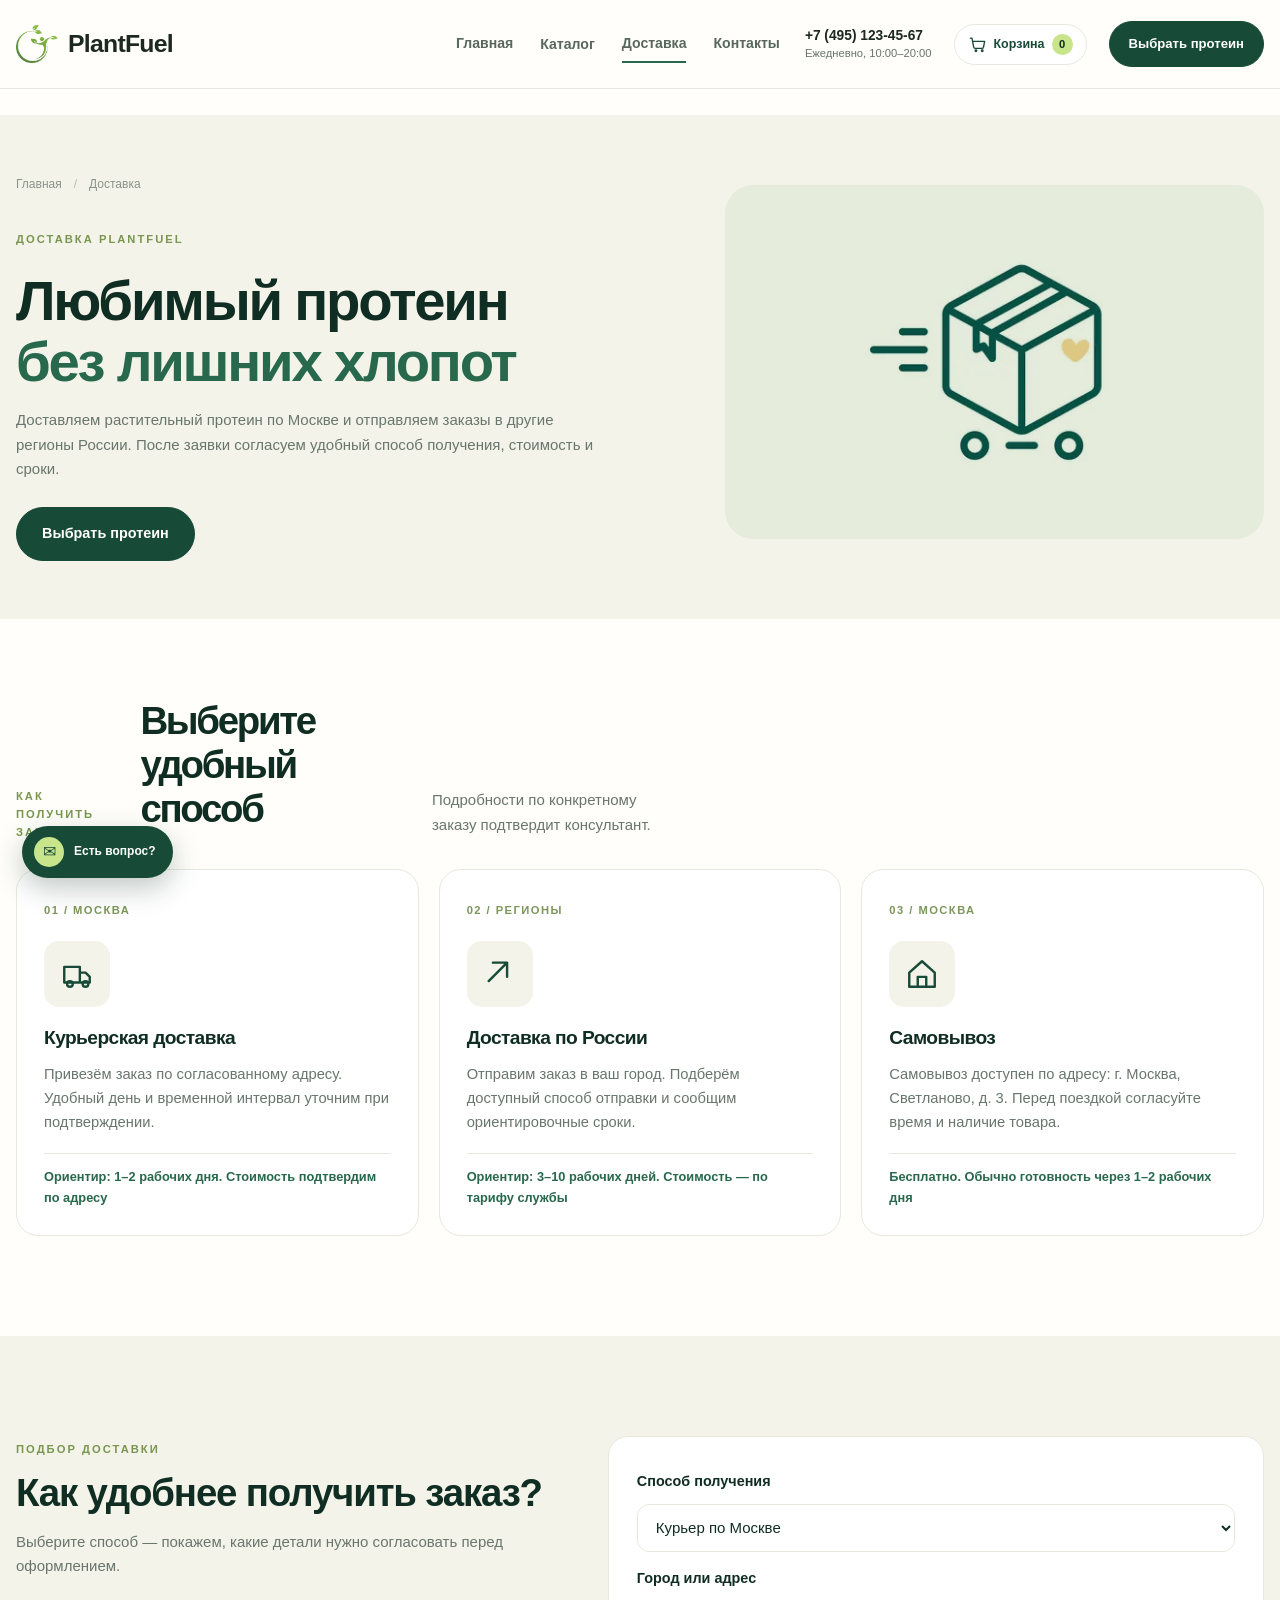
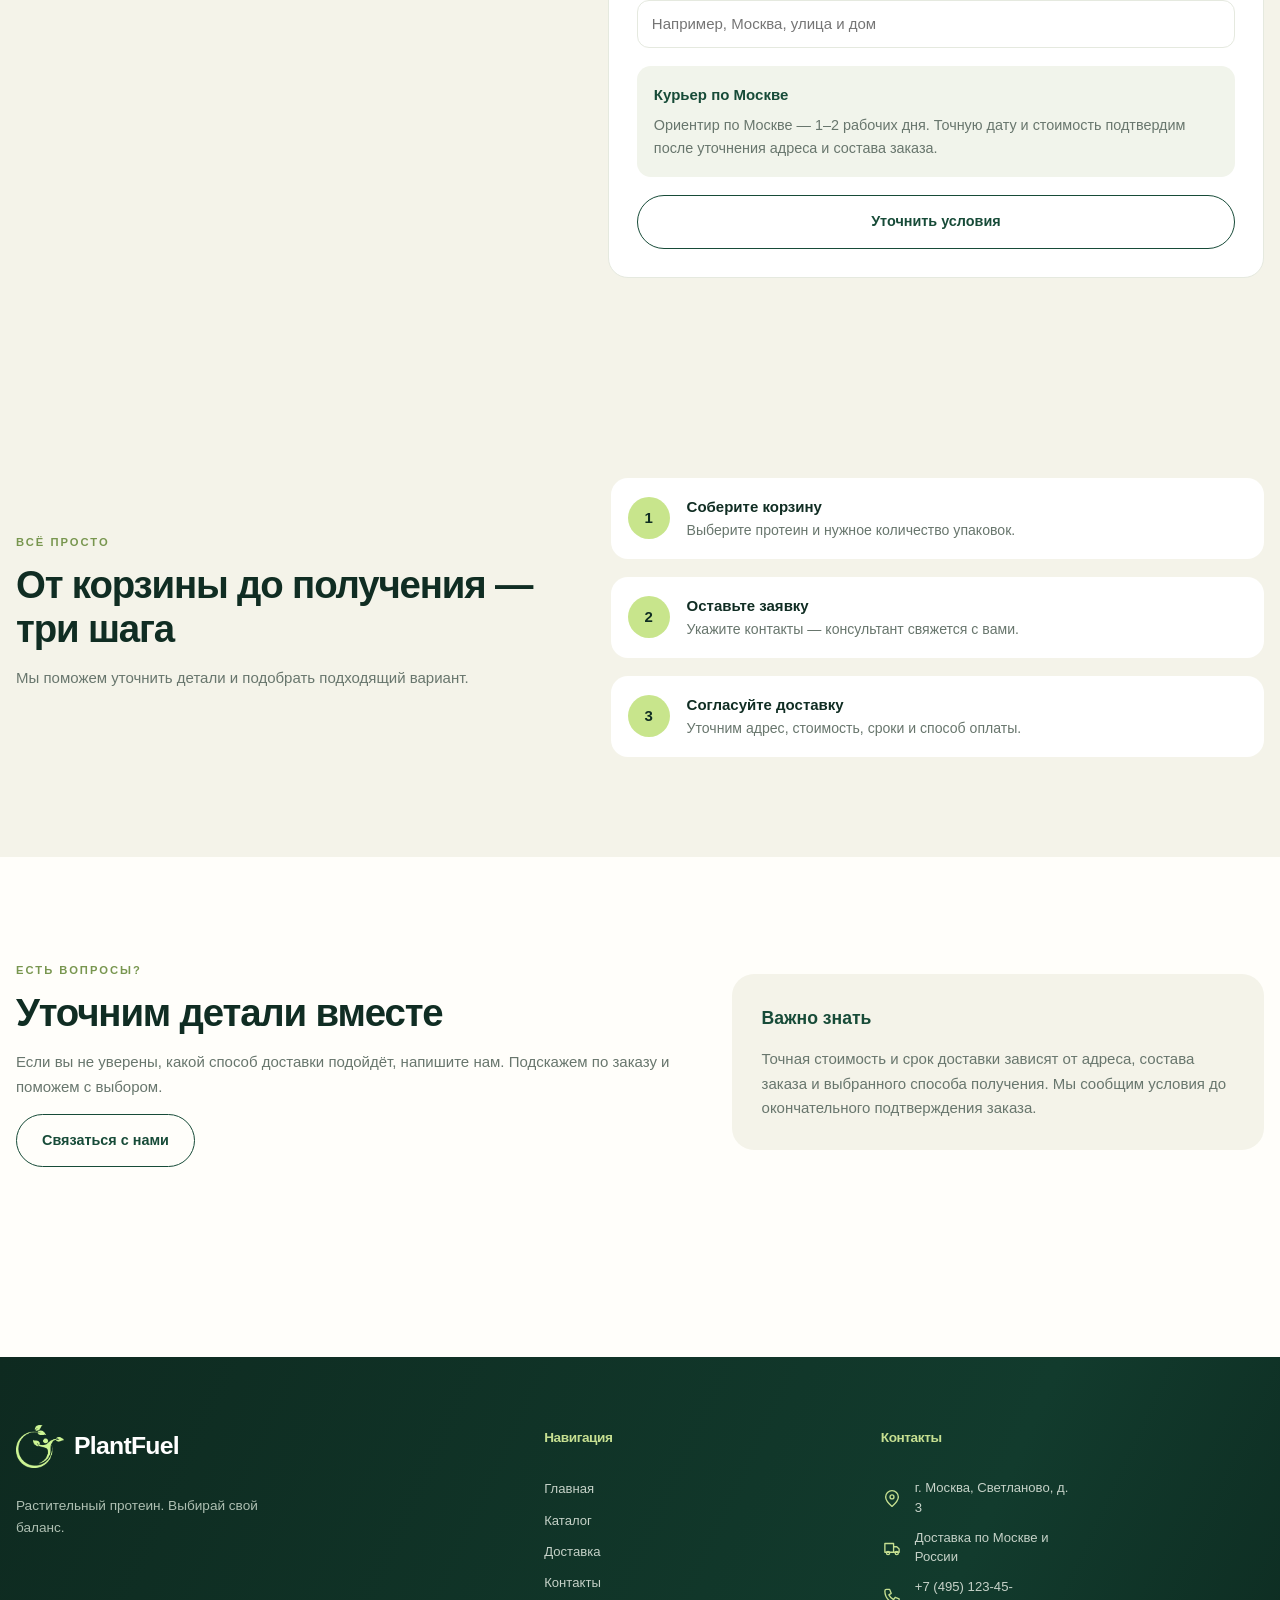
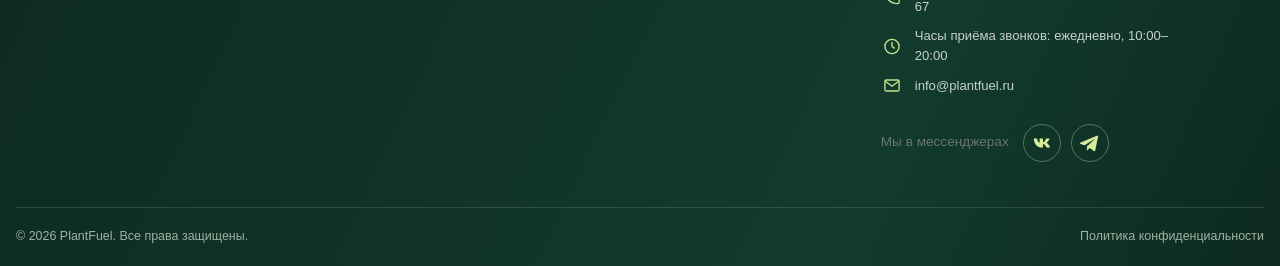
<file: delivery.html>
<!DOCTYPE html>

<html lang="ru">
<head>
<meta charset="utf-8"/>
<meta content="width=device-width, initial-scale=1.0" name="viewport"/>
<meta content="Условия доставки PlantFuel по Москве и России." name="description"/>
<title>
   Доставка — PlantFuel
  </title>
<link href="css/style.css" rel="stylesheet"/>
<link href="css/delivery.css" rel="stylesheet"/>
<link href="css/responsive.css" rel="stylesheet"/>
<script defer="True" src="js/main.js">
</script>
</head>
<body><a class="skip-link" href="#main-content">Перейти к основному содержимому</a>
<header class="site-header">
<div class="container site-header__inner">
<a aria-label="PlantFuel — главная" class="brand" href="index.html">
<img alt="" class="brand__logo" src="images/logo.png"/>
<span class="brand__word">
      PlantFuel
     </span>
</a>
<button aria-expanded="false" aria-label="Открыть меню" class="menu-toggle" type="button">
     ☰
    </button>
<nav aria-label="Основная навигация" class="site-nav">
<a class="site-nav__link" href="index.html">
      Главная
     </a>
<div class="nav-dropdown">
<button aria-expanded="false" aria-haspopup="true" class="site-nav__link nav-dropdown__toggle" type="button">Каталог</button>
<div class="nav-dropdown__menu">
<a href="catalog.html#catalog-products">Все протеины</a>
<a href="catalog.html#pea-protein">Гороховый протеин</a>
<a href="catalog.html#organic-protein">Органические формулы</a>
<a href="catalog.html#protein-blends">Смеси растительных белков</a>
<a href="catalog.html#meal-protein">Комплексные смеси</a>
</div>
</div>
<a aria-current="page" class="site-nav__link is-active" href="delivery.html">Доставка</a>
<a class="site-nav__link" href="contacts.html">
      Контакты
     </a>
</nav>
<div class="header-contact">
<a href="tel:+74951234567">
      +7 (495) 123-45-67
     </a>
<span>
      Ежедневно, 10:00–20:00
     </span>
</div>
<button aria-label="Открыть корзину" class="header-cart" data-cart-open="" type="button">
<svg aria-hidden="true" viewbox="0 0 24 24">
<path d="M3 4h2l2.2 11.2a2 2 0 0 0 2 1.6h8.5a2 2 0 0 0 1.9-1.4L21 8H6">
</path>
<circle cx="10" cy="20" r="1">
</circle>
<circle cx="18" cy="20" r="1">
</circle>
</svg>
<span>
      Корзина
     </span>
<b class="cart-count" data-cart-count="">
      0
     </b>
</button>
<a class="button button--small" href="catalog.html">
     Выбрать протеин
    </a>
</div>
</header>
<main class="page-main delivery-page" id="main-content" tabindex="-1">
<section class="delivery-hero">
<div class="container delivery-hero__inner">
<div class="delivery-hero__content">
<div class="breadcrumbs"><a href="index.html">Главная</a><span>Доставка</span></div>
<span class="eyebrow">ДОСТАВКА PLANTFUEL</span>
<h1>Любимый протеин<br/><em>без лишних хлопот</em></h1>
<p>Доставляем растительный протеин по Москве и отправляем заказы в другие регионы России. После заявки согласуем удобный способ получения, стоимость и сроки.</p>
<a class="button" href="catalog.html">Выбрать протеин</a>
</div>
<div class="delivery-hero__visual">
<img alt="Иллюстрация коробки с заказом PlantFuel / Illustration of a PlantFuel order box" decoding="async" sizes="(max-width: 600px) 90vw, (max-width: 1000px) 45vw, 320px" src="images/delivery.jpg" srcset="images/delivery-320.webp 320w, images/delivery-640.webp 640w"/>
</div>
</div>
</section>
<section class="section delivery-options">
<div class="container">
<div class="section-heading"><span class="eyebrow">КАК ПОЛУЧИТЬ ЗАКАЗ</span><h2>Выберите удобный способ</h2><p>Подробности по конкретному заказу подтвердит консультант.</p></div>
<div class="delivery-cards">
<article class="delivery-card"><span class="delivery-card__number">01 / МОСКВА</span><div class="delivery-card__icon"><svg aria-hidden="true" viewbox="0 0 24 24"><path d="M3 7h11v11H3zM14 11h4l3 3v4h-7z"></path><circle cx="7" cy="19" r="2"></circle><circle cx="18" cy="19" r="2"></circle></svg></div><h3>Курьерская доставка</h3><p>Привезём заказ по согласованному адресу. Удобный день и временной интервал уточним при подтверждении.</p><span class="delivery-card__note">Ориентир: 1–2 рабочих дня. Стоимость подтвердим по адресу</span></article>
<article class="delivery-card"><span class="delivery-card__number">02 / РЕГИОНЫ</span><div class="delivery-card__icon"><svg aria-hidden="true" viewbox="0 0 24 24"><path d="M4 17 17 4M7 4h10v10"></path></svg></div><h3>Доставка по России</h3><p>Отправим заказ в ваш город. Подберём доступный способ отправки и сообщим ориентировочные сроки.</p><span class="delivery-card__note">Ориентир: 3–10 рабочих дней. Стоимость — по тарифу службы</span></article>
<article class="delivery-card"><span class="delivery-card__number">03 / МОСКВА</span><div class="delivery-card__icon"><svg aria-hidden="true" viewbox="0 0 24 24"><path d="m3 11 9-8 9 8v10H3z"></path><path d="M9 21v-7h6v7"></path></svg></div><h3>Самовывоз</h3><p>Самовывоз доступен по адресу: г. Москва, Светланово, д. 3. Перед поездкой согласуйте время и наличие товара.</p><span class="delivery-card__note">Бесплатно. Обычно готовность через 1–2 рабочих дня</span></article>
</div>
</div>
</section>
<section class="section delivery-choice-section">
<div class="container delivery-choice">
<div class="delivery-choice__intro">
<span class="eyebrow">ПОДБОР ДОСТАВКИ</span>
<h2>Как удобнее получить заказ?</h2>
<p>Выберите способ — покажем, какие детали нужно согласовать перед оформлением.</p>
</div>
<div class="delivery-choice__form">
<label for="delivery-method">Способ получения</label>
<select id="delivery-method">
<option value="courier">Курьер по Москве</option>
<option value="pickup">Самовывоз в Москве</option>
<option value="russia">Доставка в другой город России</option>
</select>
<label for="delivery-city">Город или адрес</label>
<input id="delivery-city" placeholder="Например, Москва, улица и дом" type="text"/>
<div aria-live="polite" class="delivery-choice__result" id="delivery-result">
<strong>Курьер по Москве</strong>
<p>Стоимость и дату доставки согласуем после уточнения адреса и состава заказа.</p>
</div>
<a class="button button--outline" href="contacts.html">Уточнить условия</a>
</div>
</div>
</section>
<section class="section delivery-steps-section">
<div class="container delivery-steps">
<div><span class="eyebrow">ВСЁ ПРОСТО</span><h2>От корзины до получения — три шага</h2><p>Мы поможем уточнить детали и подобрать подходящий вариант.</p></div>
<ol class="delivery-steps__list">
<li><b>1</b><div><strong>Соберите корзину</strong><span>Выберите протеин и нужное количество упаковок.</span></div></li>
<li><b>2</b><div><strong>Оставьте заявку</strong><span>Укажите контакты — консультант свяжется с вами.</span></div></li>
<li><b>3</b><div><strong>Согласуйте доставку</strong><span>Уточним адрес, стоимость, сроки и способ оплаты.</span></div></li>
</ol>
</div>
</section>
<section class="section delivery-faq-section">
<div class="container delivery-faq">
<div><span class="eyebrow">ЕСТЬ ВОПРОСЫ?</span><h2>Уточним детали вместе</h2><p>Если вы не уверены, какой способ доставки подойдёт, напишите нам. Подскажем по заказу и поможем с выбором.</p><a class="button button--outline" href="contacts.html">Связаться с нами</a></div>
<div class="delivery-faq__note"><strong>Важно знать</strong><p>Точная стоимость и срок доставки зависят от адреса, состава заказа и выбранного способа получения. Мы сообщим условия до окончательного подтверждения заказа.</p></div>
</div>
</section>
</main>
<footer class="site-footer">
<div class="container footer-grid">
<div class="footer-brand-block">
<a class="brand brand--footer" href="index.html">
<img alt="" class="brand__logo" src="images/logo.png"/>
<span class="brand__word">
       PlantFuel
      </span>
</a>
<p class="footer__description">
      Растительный протеин. Выбирай свой баланс.
     </p>
</div>
<div class="footer-links">
<h3 class="footer__title">
      Навигация
     </h3>
<a href="index.html">
      Главная
     </a>
<a href="catalog.html">
      Каталог
     </a>
<a href="delivery.html">
      Доставка
     </a>
<a href="contacts.html">
      Контакты
     </a>
</div>
<div class="footer-contact">
<h3 class="footer__title">Контакты</h3>
<a class="footer-contact__item" href="https://yandex.ru/map-widget/v1/?um=constructor%3Af4b76bdb0f044e4e731d89886a55a1c65e4e86c0437de1ba37b0e6bf1ac40490&amp;source=constructor" rel="noopener" target="_blank">
<svg aria-hidden="true" viewbox="0 0 24 24"><path d="M20 10c0 5-8 12-8 12S4 15 4 10a8 8 0 1 1 16 0Z"></path><circle cx="12" cy="10" r="2.5"></circle></svg>
      г. Москва, Светланово, д. 3
     </a>
<a class="footer-contact__item" href="delivery.html">
<svg aria-hidden="true" viewbox="0 0 24 24"><path d="M3 7h11v11H3zM14 11h4l3 3v4h-7z"></path><circle cx="7" cy="19" r="2"></circle><circle cx="18" cy="19" r="2"></circle></svg>
      Доставка по Москве и России
     </a>
<a class="footer-contact__item" href="tel:+74951234567">
<svg aria-hidden="true" viewbox="0 0 24 24"><path d="M5 3h4l2 5-3 2a15 15 0 0 0 6 6l2-3 5 2v4c0 1-1 2-2 2C10 21 3 14 3 5c0-1 1-2 2-2Z"></path></svg>
      +7 (495) 123-45-67
     </a>
<span class="footer-contact__item footer-contact__hours">
<svg aria-hidden="true" viewbox="0 0 24 24"><circle cx="12" cy="12" r="9"></circle><path d="M12 7v5l3 2"></path></svg>
      Часы приёма звонков: ежедневно, 10:00–20:00
     </span>
<a class="footer-contact__item" href="mailto:info@plantfuel.ru">
<svg aria-hidden="true" viewbox="0 0 24 24"><rect height="14" rx="2" width="18" x="3" y="5"></rect><path d="m4 7 8 6 8-6"></path></svg>
      info@plantfuel.ru
     </a>
<div class="footer-social">
<span class="footer-social__title">Мы в мессенджерах</span>
<a aria-label="ВКонтакте" href="https://vk.com/" rel="noopener" target="_blank"><svg aria-hidden="true" viewbox="0 0 24 24"><path d="M3 7h3.7c.2 2.7 1.5 4.2 2.7 4.8V7h3.7v4.1c1.1-.1 2.5-1.4 3.4-4.1h3.8c-.4 2.1-2.1 3.8-3.4 4.7 1.4.8 3.2 2.5 3.9 5.3h-4.1c-.8-2.4-2-3.6-3.6-3.8V17h-.9C7.1 17 3.3 13.3 3 7Z"></path></svg></a>
<a aria-label="Telegram" href="https://telegram.org/" rel="noopener" target="_blank"><svg aria-hidden="true" viewbox="0 0 24 24"><path d="m21 4-3.2 16c-.2 1.1-.8 1.3-1.6.8l-4.5-3.3-2.2 2.1c-.3.3-.5.5-1 .5l.3-4.6L17.2 8c.4-.3-.1-.5-.6-.2L6.2 14.4l-4.5-1.4c-1-.3-1-1 .2-1.5L19.4 4.1C20.3 3.8 21.3 4.3 21 4Z"></path></svg></a>
</div>
</div>
</div>
<div class="container footer-bottom">
<span>
     © 2026 PlantFuel. Все права защищены.
    </span>
<a href="contacts.html#privacy">
     Политика конфиденциальности
    </a>
</div>
</footer>
<div class="floating-tools">
<button aria-expanded="false" aria-label="Открыть контакты консультанта" class="chat-launcher" type="button">
<span aria-hidden="true" class="chat-launcher__icon">
     ✉
    </span>
<span class="chat-launcher__label">
     Есть вопрос?
    </span>
</button>
<button aria-label="Вернуться наверх" class="to-top" type="button">
<svg aria-hidden="true" viewbox="0 0 64 64">
<path d="M32 52V29M32 29C18 30 11 21 12 10c12 0 20 7 20 19M32 36c14 0 21-9 20-20-12 0-20 7-20 19">
</path>
<path d="M23 52h18">
</path>
</svg>
</button>
</div>
<aside aria-label="Корзина" class="cart-panel" hidden="" id="cart-panel">
<div class="cart-panel__head">
<div>
<span class="eyebrow">
      ВАШ ВЫБОР
     </span>
<h2>
      Корзина
     </h2>
</div>
<button aria-label="Закрыть корзину" class="cart-close" data-cart-close="" type="button">
     ×
    </button>
</div>
<div class="cart-items" id="cart-items">
<p class="cart-empty">
     Корзина пока пуста. Добавьте товары из каталога.
    </p>
</div>
<div class="cart-panel__bottom">
<div class="cart-total">
<span>
      Итого
     </span>
<strong id="cart-total">
      0 ₽
     </strong>
</div>
<button class="button button--full" data-checkout="" type="button">
     Оформить заказ
    </button>
<button class="cart-clear" data-cart-clear="" type="button">
     Очистить корзину
    </button>
</div>
</aside>
<div class="cart-backdrop" data-cart-close="" hidden="">
</div>
<aside aria-label="Связь с консультантом PlantFuel" class="chat-panel" hidden="">
<div class="chat-panel__head">
<div>
<strong>
      PlantFuel
     </strong>
<small>
      Поможем с выбором
     </small>
</div>
<button aria-label="Закрыть окно" class="chat-close" type="button">
     ×
    </button>
</div>
<div class="chat-panel__body">
<p class="chat-online">
     Консультант онлайн
    </p>
<p class="chat-bubble">
     Здравствуйте! Подскажем, какой растительный протеин выбрать, расскажем о составе и доставке.
    </p>
<div class="chat-options">
<a class="chat-option" href="https://vk.com/" rel="noopener" target="_blank">
<span aria-hidden="true" class="chat-option__icon chat-option__icon--vk"><svg aria-hidden="true" viewbox="0 0 24 24"><path d="M3 7h3.7c.2 2.7 1.5 4.2 2.7 4.8V7h3.7v4.1c1.1-.1 2.5-1.4 3.4-4.1h3.8c-.4 2.1-2.1 3.8-3.4 4.7 1.4.8 3.2 2.5 3.9 5.3h-4.1c-.8-2.4-2-3.6-3.6-3.8V17h-.9C7.1 17 3.3 13.3 3 7Z"></path></svg></span>
<span>
       Написать во ВКонтакте
      </span>
</a>
<a class="chat-option" href="https://telegram.org/" rel="noopener" target="_blank">
<span aria-hidden="true" class="chat-option__icon chat-option__icon--telegram"><svg viewbox="0 0 24 24"><path d="m21 4-3.2 16c-.2 1.1-.8 1.3-1.6.8l-4.5-3.3-2.2 2.1c-.3.3-.5.5-1 .5l.3-4.6L17.2 8c.4-.3-.1-.5-.6-.2L6.2 14.4l-4.5-1.4c-1-.3-1-1 .2-1.5L19.4 4.1C20.3 3.8 21.3 4.3 21 4Z"></path></svg></span>
<span>
       Написать в Telegram
      </span>
</a>
<a class="chat-option" href="mailto:info@plantfuel.ru">
<span class="chat-option__icon">
       ✉
      </span>
<span>
       Написать на почту
      </span>
</a>
</div>
<small class="chat-note">
     Выберите удобный мессенджер — консультант ответит на вопросы по ассортименту и заказу.
    </small>
</div>
</aside>
<dialog aria-labelledby="delivery-dialog-title" class="order-dialog" id="order-dialog">
<div class="order-dialog__head">
<div>
<span class="eyebrow">
      PlantFuel
     </span>
<h2 id="delivery-dialog-title">
      Оставить заявку
     </h2>
</div>
<button aria-label="Закрыть окно" class="dialog-close" type="button">
     ×
    </button>
</div>
<p class="muted">
    Оставьте контакты — мы уточним наличие и детали заказа.
   </p>
<form class="order-form" id="order-form">
<input id="selected-product" name="product" type="hidden"/>
<div class="order-cart-summary" hidden="" id="order-cart-summary">
</div>
<label for="delivery-form-1-field-1">
     Ваше имя
     <input id="delivery-form-1-field-1" minlength="2" name="name" placeholder="Как к вам обращаться" required="" type="text">
</input></label>
<label for="delivery-form-1-field-2">
     Телефон
     <input id="delivery-form-1-field-2" name="phone" pattern="[+0-9()\s-]{10,20}" placeholder="+7 (999) 123-45-67" required="" type="tel"/>
</label>
<label for="delivery-form-1-field-3">
     E-mail
     <input id="delivery-form-1-field-3" name="email" placeholder="name@example.com" required="" type="email"/>
</label>
<label for="delivery-form-1-field-4">
     Комментарий
     <textarea id="delivery-form-1-field-4" name="comment" placeholder="Например, удобное время для звонка" rows="3"></textarea>
</label>
<label class="checkbox-label" for="delivery-form-1-field-5">
<input id="delivery-form-1-field-5" required="" type="checkbox"/>
     Согласен(на) на обработку персональных данных
    </label>
<button class="button" type="submit">
     Отправить заявку
    </button>
<p aria-live="polite" class="success-message" hidden="" id="success-message" role="status">
     Это демонстрационная форма: поля проверены, но заявка не отправлена на сервер. Для реальных заказов нужно подключить серверную обработку.
    </p>
</form>
</dialog>
</body>
</html>
</file>
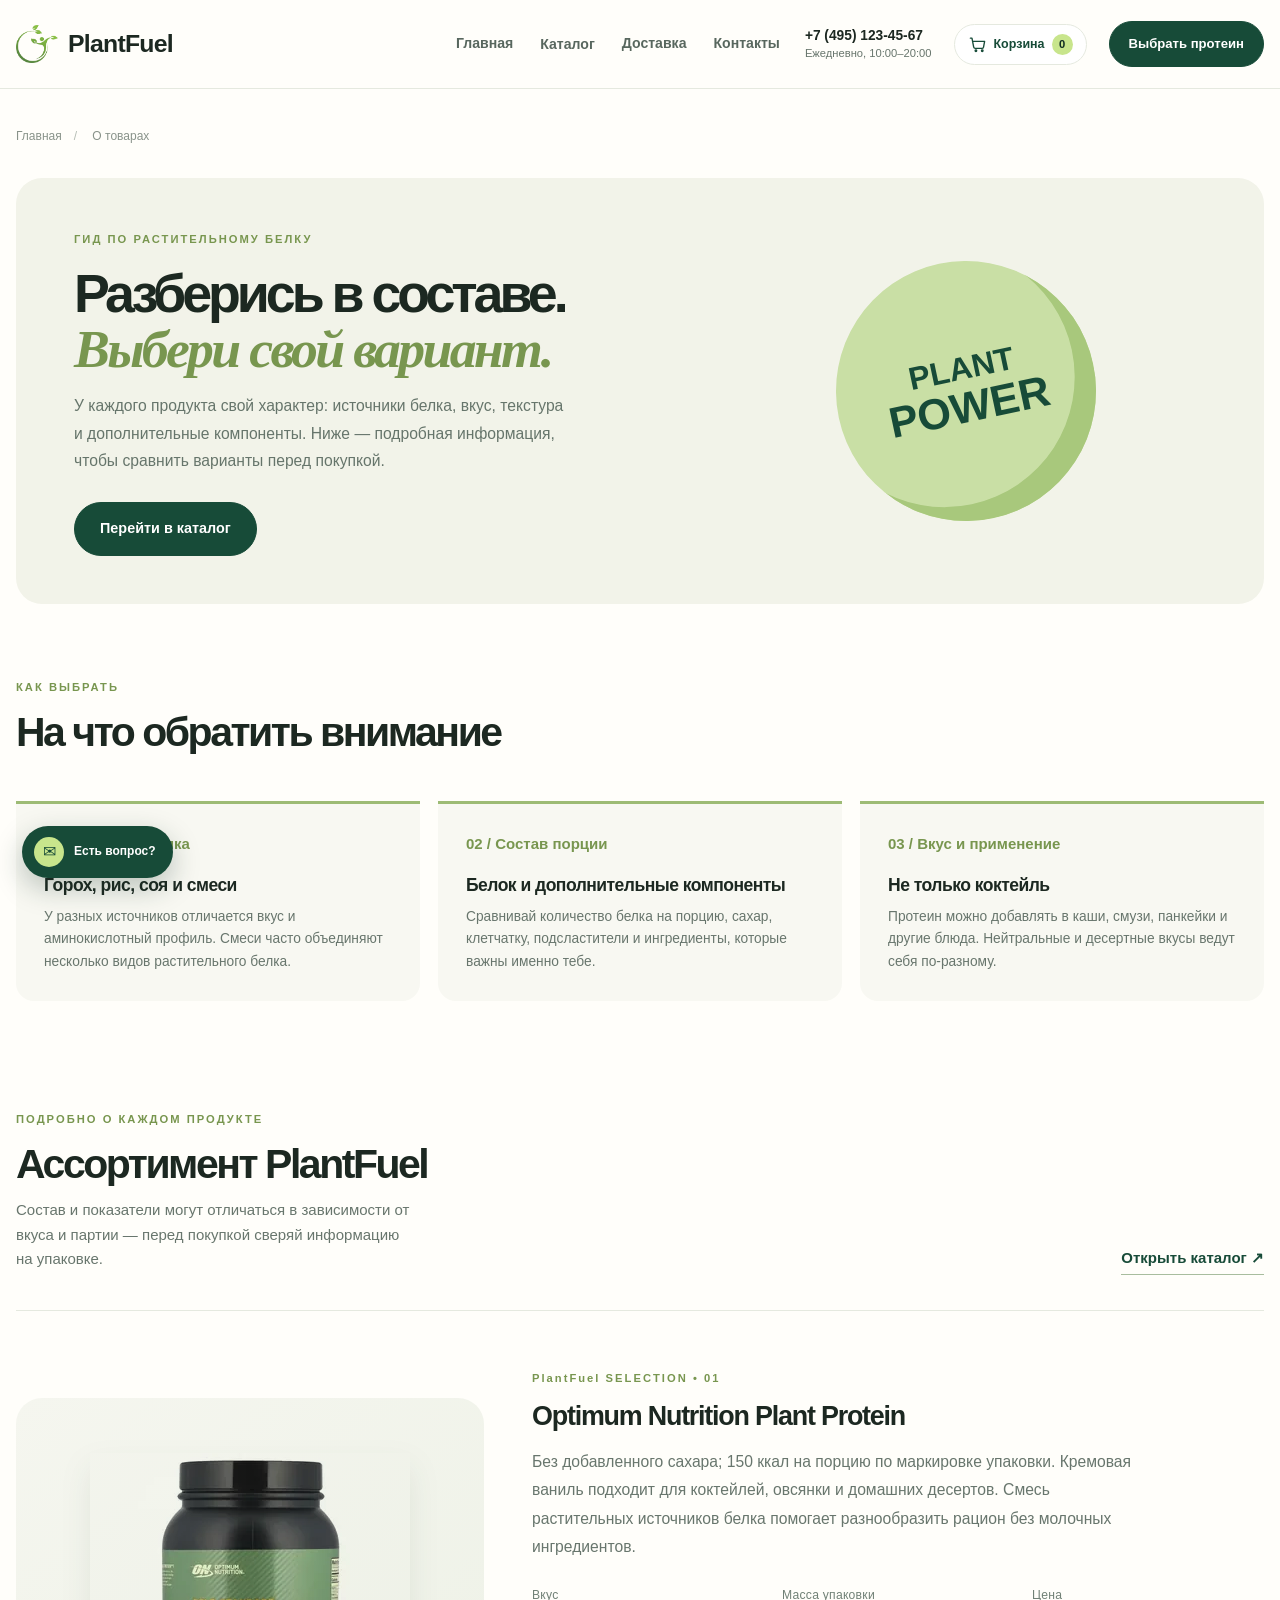
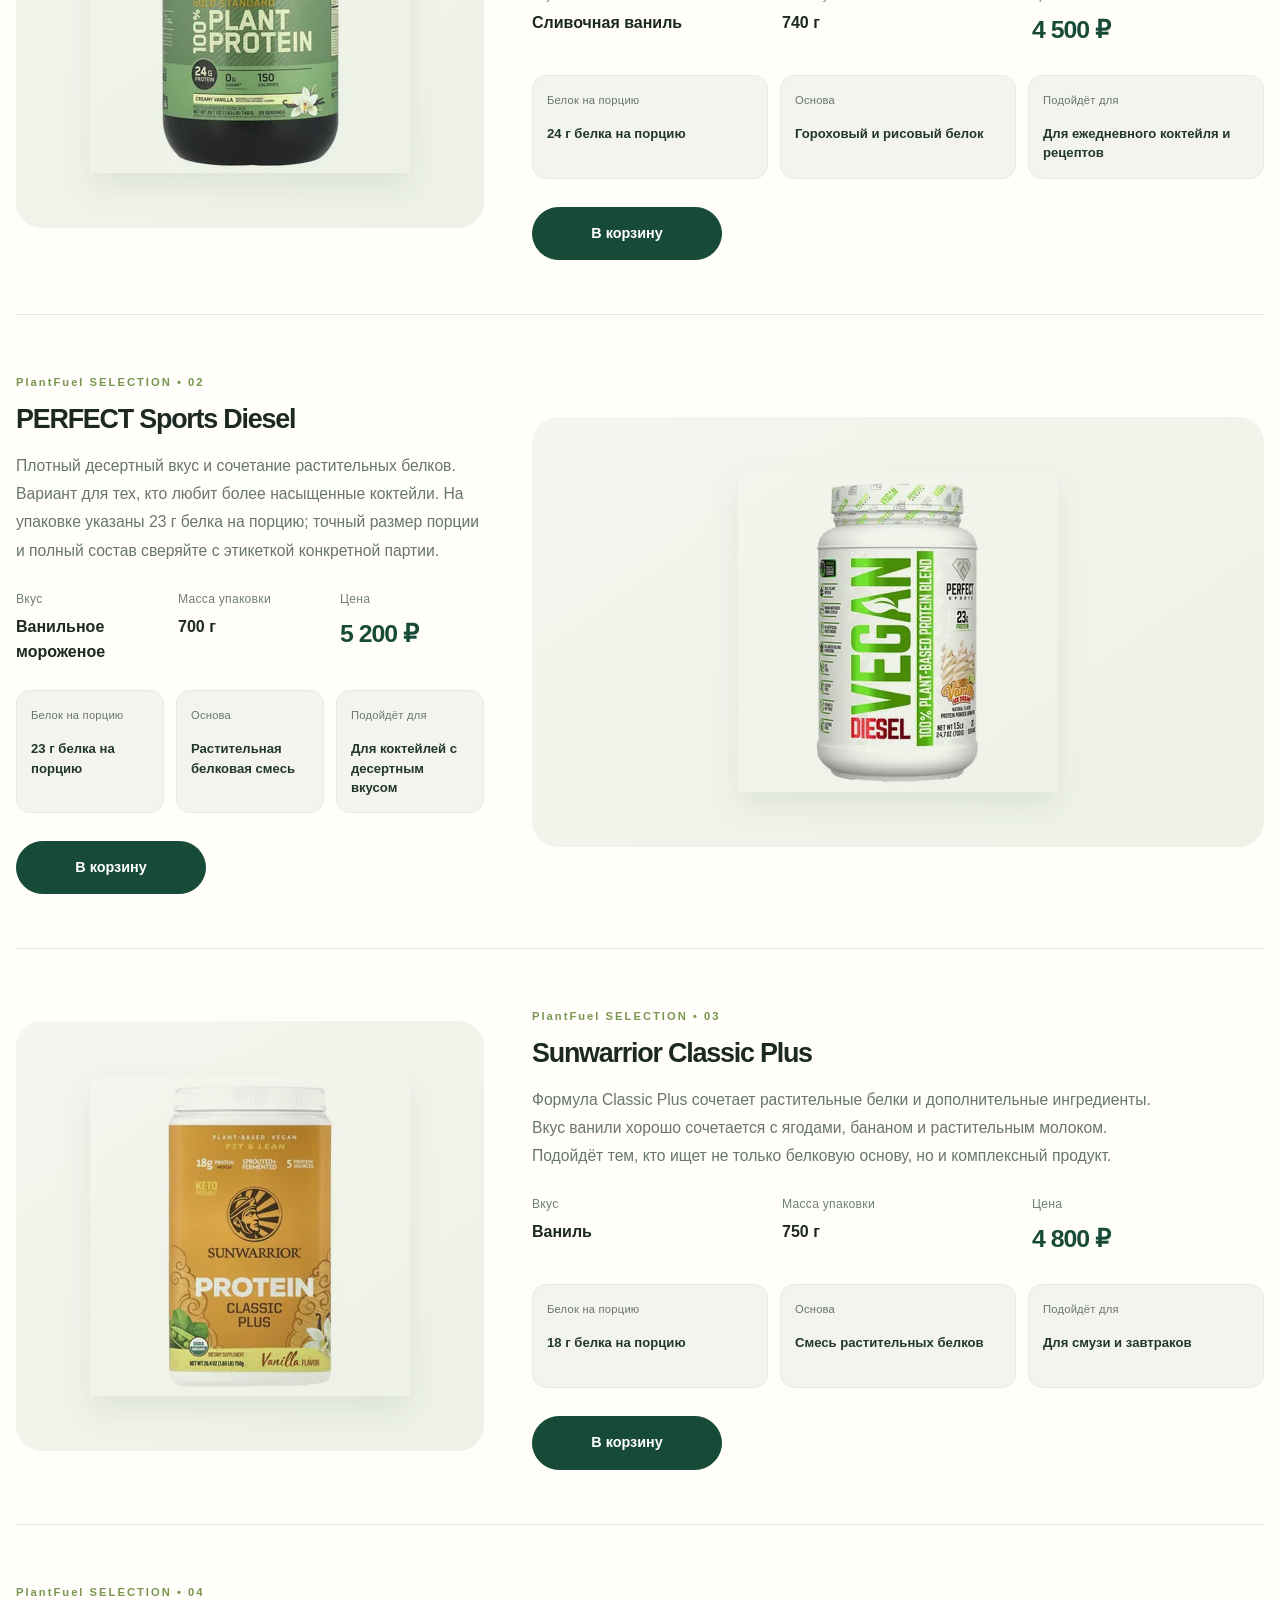
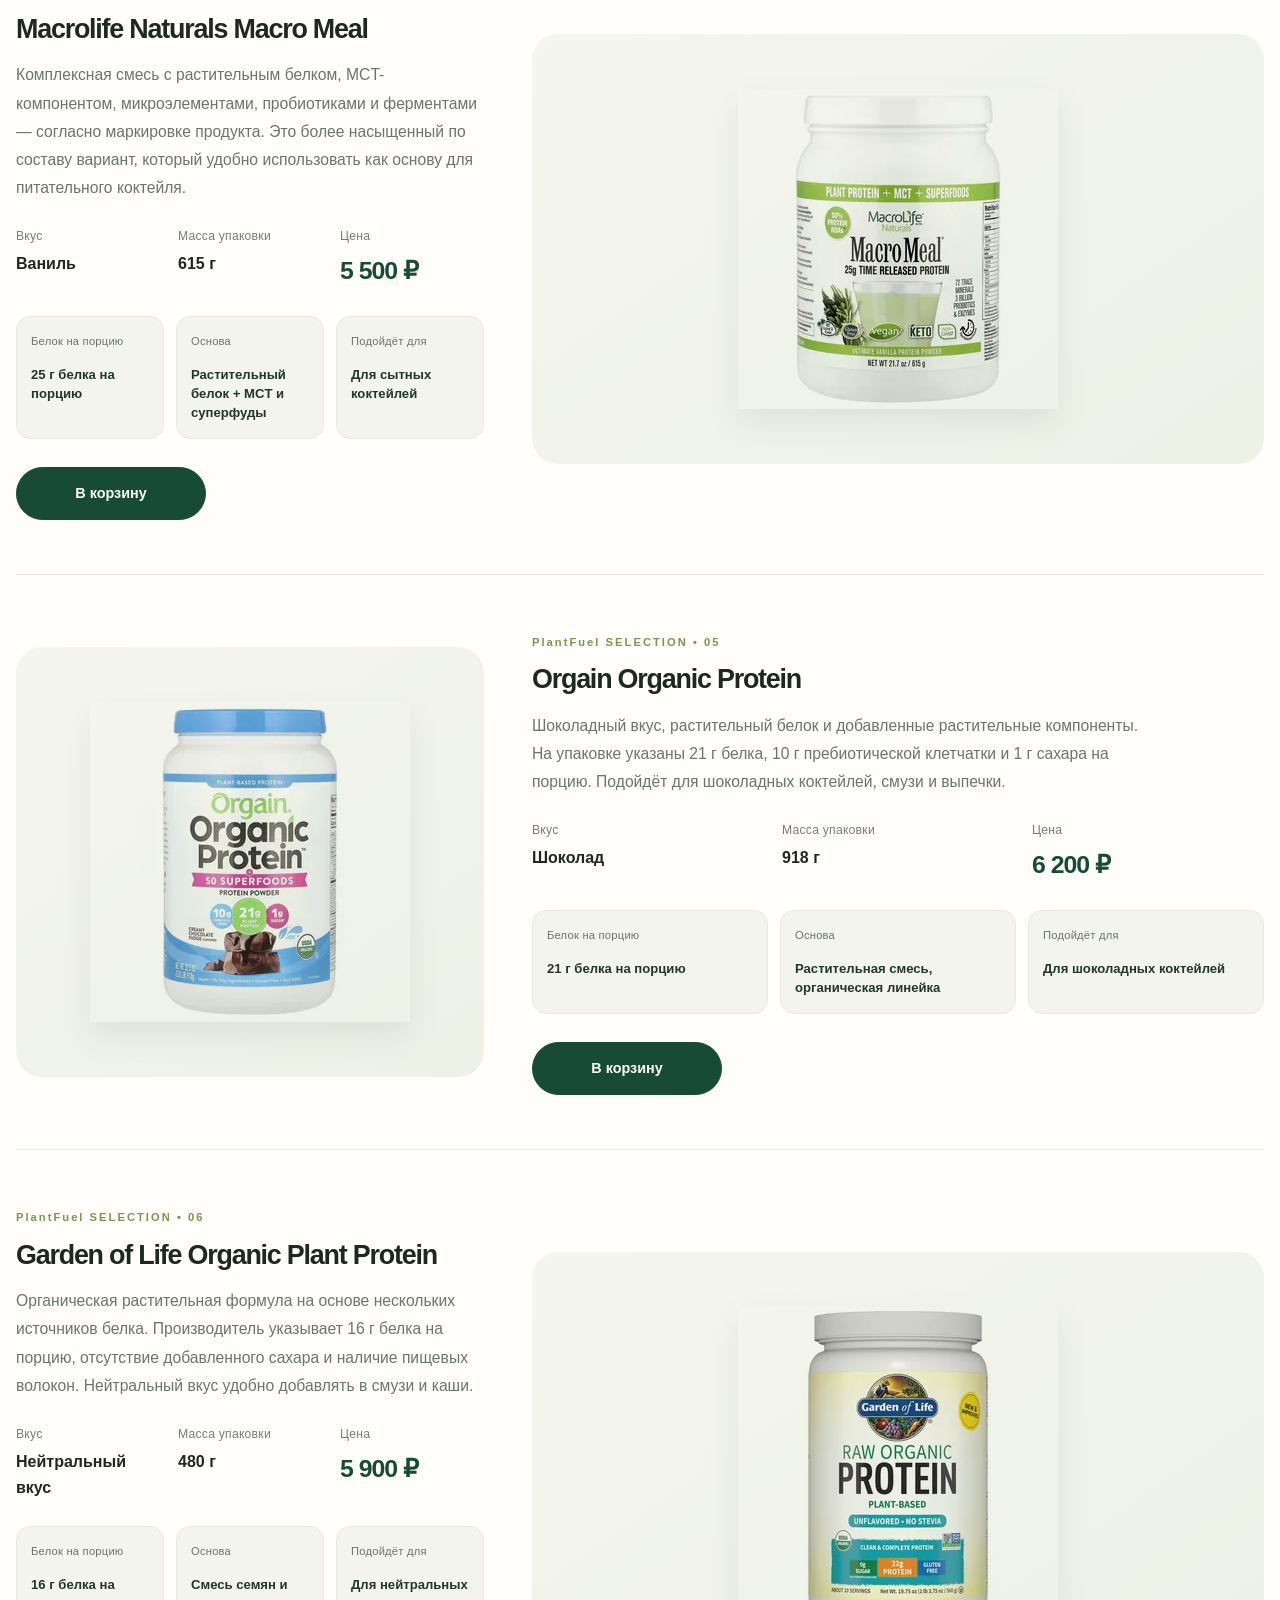
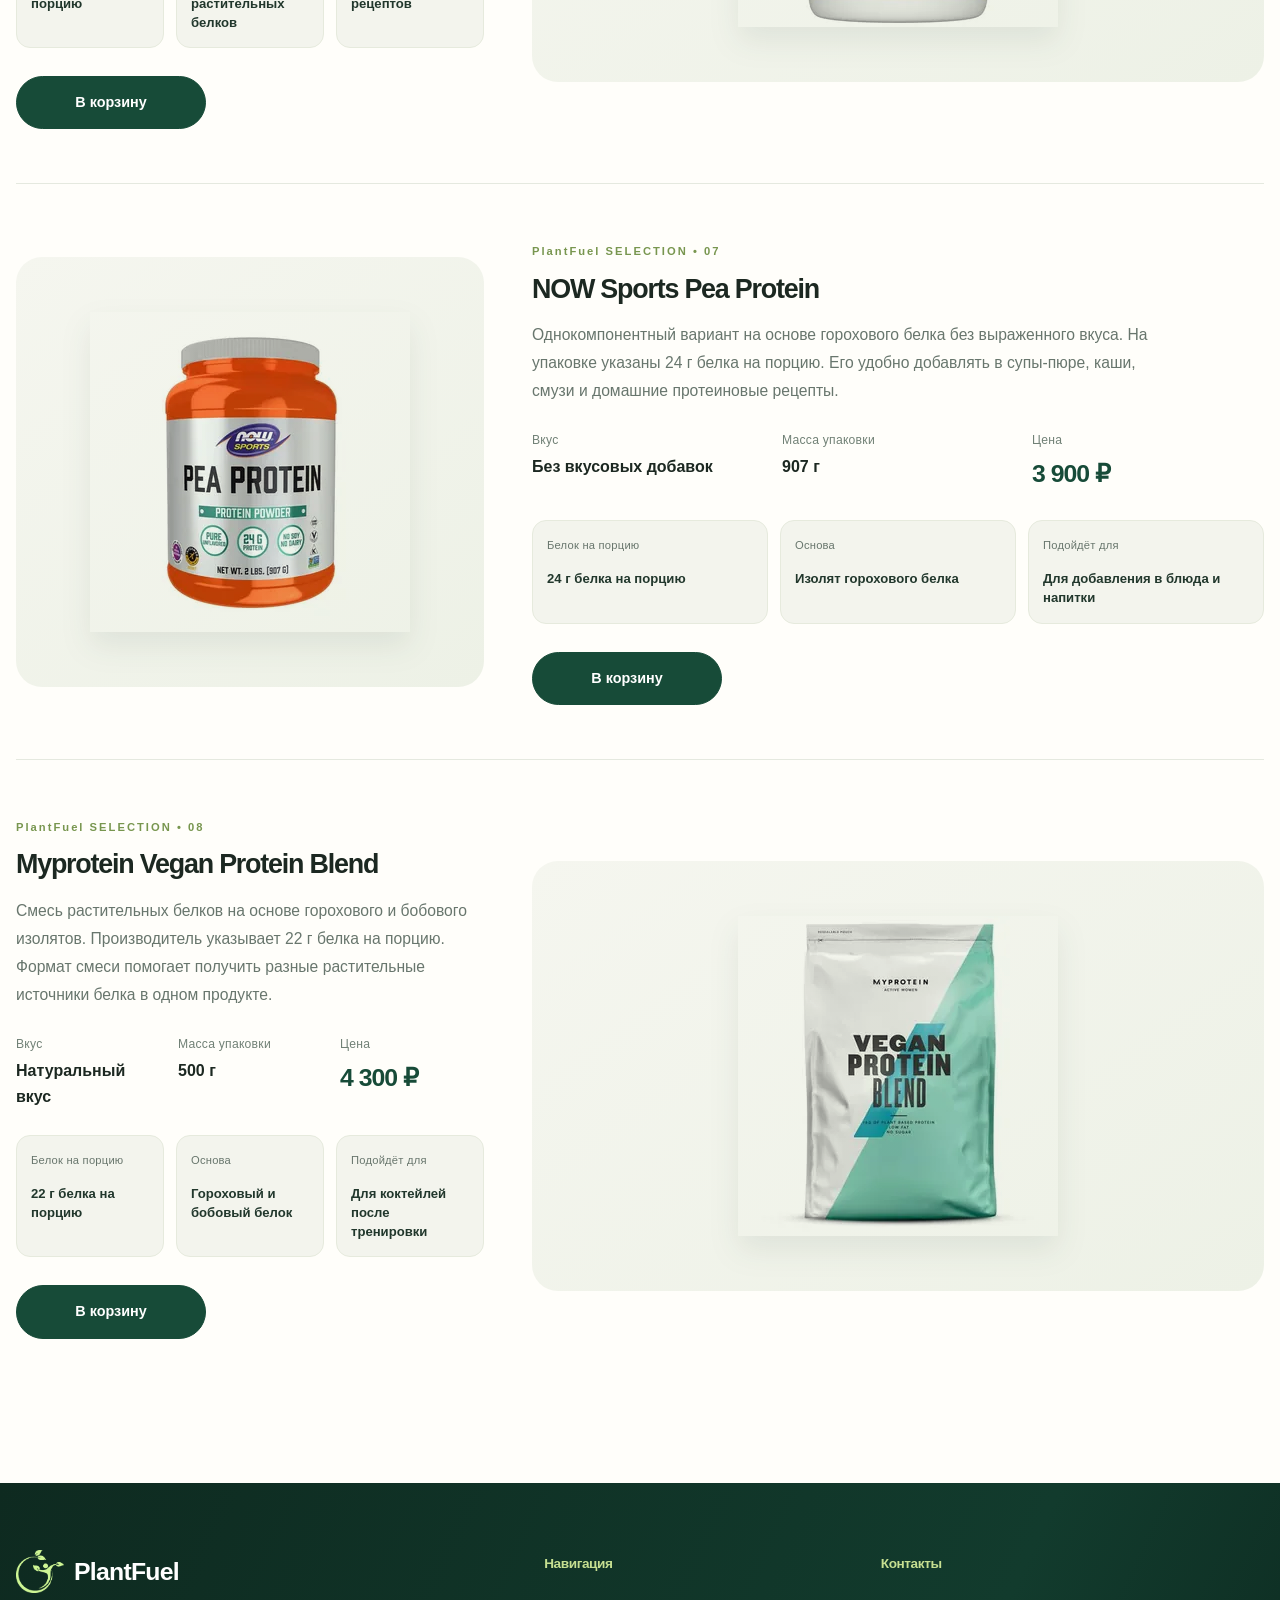
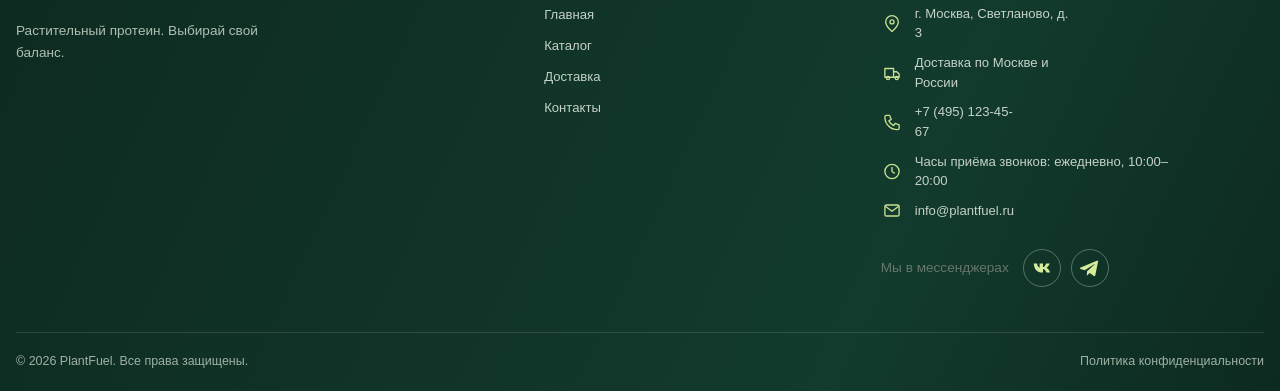
<file: product.html>
<!DOCTYPE html>

<html lang="ru">
<head>
<meta charset="utf-8"/>
<meta content="width=device-width, initial-scale=1.0" name="viewport"/>
<link href="css/style.css" rel="stylesheet"/>
<link href="css/product.css" rel="stylesheet"/>
<link href="css/responsive.css" rel="stylesheet"/>
<script defer="" src="js/main.js">
</script>
<meta content="Как выбрать растительный протеин: гид по ассортименту PlantFuel." name="description"/>
<title>
   О товарах — PlantFuel
  </title>
</head>
<body><a class="skip-link" href="#main-content">Перейти к основному содержимому</a>
<header class="site-header">
<div class="container site-header__inner">
<a aria-label="PlantFuel — главная" class="brand" href="index.html">
<img alt="" class="brand__logo" src="images/logo.png"/>
<span class="brand__word">
      PlantFuel
     </span>
</a>
<button aria-expanded="false" aria-label="Открыть меню" class="menu-toggle" type="button">
     ☰
    </button>
<nav aria-label="Основная навигация" class="site-nav">
<a class="site-nav__link" href="index.html">
      Главная
     </a>
<div class="nav-dropdown">
<button aria-expanded="false" aria-haspopup="true" class="site-nav__link nav-dropdown__toggle" type="button">Каталог</button>
<div class="nav-dropdown__menu">
<a href="catalog.html#catalog-products">Все протеины</a>
<a href="catalog.html#pea-protein">Гороховый протеин</a>
<a href="catalog.html#organic-protein">Органические формулы</a>
<a href="catalog.html#protein-blends">Смеси растительных белков</a>
<a href="catalog.html#meal-protein">Комплексные смеси</a>
</div>
</div>
<a class="site-nav__link" href="delivery.html">Доставка</a>
<a class="site-nav__link" href="contacts.html">
      Контакты
     </a>
</nav>
<div class="header-contact">
<a href="tel:+74951234567">
      +7 (495) 123-45-67
     </a>
<span>
      Ежедневно, 10:00–20:00
     </span>
</div>
<button aria-label="Открыть корзину" class="header-cart" data-cart-open="" type="button">
<svg aria-hidden="true" viewbox="0 0 24 24">
<path d="M3 4h2l2.2 11.2a2 2 0 0 0 2 1.6h8.5a2 2 0 0 0 1.9-1.4L21 8H6">
</path>
<circle cx="10" cy="20" r="1">
</circle>
<circle cx="18" cy="20" r="1">
</circle>
</svg>
<span>
      Корзина
     </span>
<b class="cart-count" data-cart-count="">
      0
     </b>
</button>
<a class="button button--small" href="catalog.html">
     Выбрать протеин
    </a>
</div>
</header>
<main class="container page-main" id="main-content" tabindex="-1">
<nav aria-label="Навигация по сайту" class="breadcrumbs">
<a href="index.html">
     Главная
    </a>
<span>
     О товарах
    </span>
</nav>
<section class="guide-hero">
<div>
<span class="eyebrow">
      ГИД ПО РАСТИТЕЛЬНОМУ БЕЛКУ
     </span>
<h1>
      Разберись в составе.
      <br/>
<em>
       Выбери свой вариант.
      </em>
</h1>
<p>
      У каждого продукта свой характер: источники белка, вкус, текстура и дополнительные компоненты. Ниже — подробная информация, чтобы сравнить варианты перед покупкой.
     </p>
<a class="button" href="catalog.html">
      Перейти в каталог
     </a>
</div>
<div class="guide-hero__visual">
<div class="guide-hero__orb">
      PLANT
      <br/>
<b>
       POWER
      </b>
</div>
</div>
</section>
<section class="guide-basics">
<div class="section-heading">
<div>
<span class="eyebrow">
       КАК ВЫБРАТЬ
      </span>
<h2>
       На что обратить внимание
      </h2>
</div>
</div>
<div class="guide-points">
<article>
<b>
       01 / Источник белка
      </b>
<h3>
       Горох, рис, соя и смеси
      </h3>
<p>
       У разных источников отличается вкус и аминокислотный профиль. Смеси часто объединяют несколько видов растительного белка.
      </p>
</article>
<article>
<b>
       02 / Состав порции
      </b>
<h3>
       Белок и дополнительные компоненты
      </h3>
<p>
       Сравнивай количество белка на порцию, сахар, клетчатку, подсластители и ингредиенты, которые важны именно тебе.
      </p>
</article>
<article>
<b>
       03 / Вкус и применение
      </b>
<h3>
       Не только коктейль
      </h3>
<p>
       Протеин можно добавлять в каши, смузи, панкейки и другие блюда. Нейтральные и десертные вкусы ведут себя по-разному.
      </p>
</article>
</div>
</section>
<section class="guide-list">
<div class="section-heading">
<div>
<span class="eyebrow">
       ПОДРОБНО О КАЖДОМ ПРОДУКТЕ
      </span>
<h2>
       Ассортимент PlantFuel
      </h2>
<p>
       Состав и показатели могут отличаться в зависимости от вкуса и партии — перед покупкой сверяй информацию на упаковке.
      </p>
</div>
<a class="text-link" href="catalog.html">
      Открыть каталог ↗
     </a>
</div>
<article class="guide-product" id="product-1">
<div class="guide-product__visual">
<img alt="Упаковка растительного протеина Optimum Nutrition / Optimum Nutrition plant protein packaging" decoding="async" loading="lazy" sizes="(max-width: 600px) 90vw, (max-width: 1000px) 45vw, 320px" src="images/protein1.jpg" srcset="images/protein1-320.webp 320w, images/protein1-640.webp 640w"/>
</div>
<div class="guide-product__info">
<span class="eyebrow">
       PlantFuel SELECTION • 01
      </span>
<h3>
       Optimum Nutrition Plant Protein
      </h3>
<p class="guide-description">
       Без добавленного сахара; 150 ккал на порцию по маркировке упаковки. Кремовая ваниль подходит для коктейлей, овсянки и домашних десертов. Смесь растительных источников белка помогает разнообразить рацион без молочных ингредиентов.
      </p>
<div class="guide-specs">
<span>
<small>
         Вкус
        </small>
<b>
         Сливочная ваниль
        </b>
</span>
<span>
<small>
         Масса упаковки
        </small>
<b>
         740 г
        </b>
</span>
<span>
<small>
         Цена
        </small>
<b class="guide-price">
         4 500 ₽
        </b>
</span>
</div>
<div class="guide-detail-grid">
<div>
<small>
         Белок на порцию
        </small>
<strong>
         24 г белка на порцию
        </strong>
</div>
<div>
<small>
         Основа
        </small>
<strong>
         Гороховый и рисовый белок
        </strong>
</div>
<div>
<small>
         Подойдёт для
        </small>
<strong>
         Для ежедневного коктейля и рецептов
        </strong>
</div>
</div>
<button class="button" data-price="4500" data-product="Optimum Nutrition Plant Protein" type="button">
       В корзину
      </button>
</div>
</article>
<article class="guide-product" id="product-2">
<div class="guide-product__visual">
<img alt="Упаковка растительного протеина PERFECT Sports Diesel / PERFECT Sports Diesel plant protein packaging" decoding="async" loading="lazy" sizes="(max-width: 600px) 90vw, (max-width: 1000px) 45vw, 320px" src="images/protein2.jpg" srcset="images/protein2-320.webp 320w, images/protein2-640.webp 640w"/>
</div>
<div class="guide-product__info">
<span class="eyebrow">
       PlantFuel SELECTION • 02
      </span>
<h3>
       PERFECT Sports Diesel
      </h3>
<p class="guide-description">
       Плотный десертный вкус и сочетание растительных белков. Вариант для тех, кто любит более насыщенные коктейли. На упаковке указаны 23 г белка на порцию; точный размер порции и полный состав сверяйте с этикеткой конкретной партии.
      </p>
<div class="guide-specs">
<span>
<small>
         Вкус
        </small>
<b>
         Ванильное мороженое
        </b>
</span>
<span>
<small>
         Масса упаковки
        </small>
<b>
         700 г
        </b>
</span>
<span>
<small>
         Цена
        </small>
<b class="guide-price">
         5 200 ₽
        </b>
</span>
</div>
<div class="guide-detail-grid">
<div>
<small>
         Белок на порцию
        </small>
<strong>
         23 г белка на порцию
        </strong>
</div>
<div>
<small>
         Основа
        </small>
<strong>
         Растительная белковая смесь
        </strong>
</div>
<div>
<small>
         Подойдёт для
        </small>
<strong>
         Для коктейлей с десертным вкусом
        </strong>
</div>
</div>
<button class="button" data-price="5200" data-product="PERFECT Sports Diesel" type="button">
       В корзину
      </button>
</div>
</article>
<article class="guide-product" id="product-3">
<div class="guide-product__visual">
<img alt="Упаковка растительного протеина Sunwarrior Classic Plus / Sunwarrior Classic Plus plant protein packaging" decoding="async" loading="lazy" sizes="(max-width: 600px) 90vw, (max-width: 1000px) 45vw, 320px" src="images/protein3.jpg" srcset="images/protein3-320.webp 320w, images/protein3-640.webp 640w"/>
</div>
<div class="guide-product__info">
<span class="eyebrow">
       PlantFuel SELECTION • 03
      </span>
<h3>
       Sunwarrior Classic Plus
      </h3>
<p class="guide-description">
       Формула Classic Plus сочетает растительные белки и дополнительные ингредиенты. Вкус ванили хорошо сочетается с ягодами, бананом и растительным молоком. Подойдёт тем, кто ищет не только белковую основу, но и комплексный продукт.
      </p>
<div class="guide-specs">
<span>
<small>
         Вкус
        </small>
<b>
         Ваниль
        </b>
</span>
<span>
<small>
         Масса упаковки
        </small>
<b>
         750 г
        </b>
</span>
<span>
<small>
         Цена
        </small>
<b class="guide-price">
         4 800 ₽
        </b>
</span>
</div>
<div class="guide-detail-grid">
<div>
<small>
         Белок на порцию
        </small>
<strong>
         18 г белка на порцию
        </strong>
</div>
<div>
<small>
         Основа
        </small>
<strong>
         Смесь растительных белков
        </strong>
</div>
<div>
<small>
         Подойдёт для
        </small>
<strong>
         Для смузи и завтраков
        </strong>
</div>
</div>
<button class="button" data-price="4800" data-product="Sunwarrior Classic Plus" type="button">
       В корзину
      </button>
</div>
</article>
<article class="guide-product" id="product-4">
<div class="guide-product__visual">
<img alt="Упаковка растительного протеина Macrolife Naturals Macro Meal / Macrolife Naturals Macro Meal plant protein packaging" decoding="async" loading="lazy" sizes="(max-width: 600px) 90vw, (max-width: 1000px) 45vw, 320px" src="images/protein4.jpg" srcset="images/protein4-320.webp 320w, images/protein4-640.webp 640w"/>
</div>
<div class="guide-product__info">
<span class="eyebrow">
       PlantFuel SELECTION • 04
      </span>
<h3>
       Macrolife Naturals Macro Meal
      </h3>
<p class="guide-description">
       Комплексная смесь с растительным белком, MCT-компонентом, микроэлементами, пробиотиками и ферментами — согласно маркировке продукта. Это более насыщенный по составу вариант, который удобно использовать как основу для питательного коктейля.
      </p>
<div class="guide-specs">
<span>
<small>
         Вкус
        </small>
<b>
         Ваниль
        </b>
</span>
<span>
<small>
         Масса упаковки
        </small>
<b>
         615 г
        </b>
</span>
<span>
<small>
         Цена
        </small>
<b class="guide-price">
         5 500 ₽
        </b>
</span>
</div>
<div class="guide-detail-grid">
<div>
<small>
         Белок на порцию
        </small>
<strong>
         25 г белка на порцию
        </strong>
</div>
<div>
<small>
         Основа
        </small>
<strong>
         Растительный белок + MCT и суперфуды
        </strong>
</div>
<div>
<small>
         Подойдёт для
        </small>
<strong>
         Для сытных коктейлей
        </strong>
</div>
</div>
<button class="button" data-price="5500" data-product="Macrolife Naturals Macro Meal" type="button">
       В корзину
      </button>
</div>
</article>
<article class="guide-product" id="product-5">
<div class="guide-product__visual">
<img alt="Упаковка органического растительного протеина Orgain / Orgain organic plant protein packaging" decoding="async" loading="lazy" sizes="(max-width: 600px) 90vw, (max-width: 1000px) 45vw, 320px" src="images/protein5.jpg" srcset="images/protein5-320.webp 320w, images/protein5-640.webp 640w"/>
</div>
<div class="guide-product__info">
<span class="eyebrow">
       PlantFuel SELECTION • 05
      </span>
<h3>
       Orgain Organic Protein
      </h3>
<p class="guide-description">
       Шоколадный вкус, растительный белок и добавленные растительные компоненты. На упаковке указаны 21 г белка, 10 г пребиотической клетчатки и 1 г сахара на порцию. Подойдёт для шоколадных коктейлей, смузи и выпечки.
      </p>
<div class="guide-specs">
<span>
<small>
         Вкус
        </small>
<b>
         Шоколад
        </b>
</span>
<span>
<small>
         Масса упаковки
        </small>
<b>
         918 г
        </b>
</span>
<span>
<small>
         Цена
        </small>
<b class="guide-price">
         6 200 ₽
        </b>
</span>
</div>
<div class="guide-detail-grid">
<div>
<small>
         Белок на порцию
        </small>
<strong>
         21 г белка на порцию
        </strong>
</div>
<div>
<small>
         Основа
        </small>
<strong>
         Растительная смесь, органическая линейка
        </strong>
</div>
<div>
<small>
         Подойдёт для
        </small>
<strong>
         Для шоколадных коктейлей
        </strong>
</div>
</div>
<button class="button" data-price="6200" data-product="Orgain Organic Protein" type="button">
       В корзину
      </button>
</div>
</article>
<article class="guide-product" id="product-6">
<div class="guide-product__visual">
<img alt="Упаковка органического растительного протеина Garden of Life / Garden of Life organic plant protein packaging" decoding="async" loading="lazy" sizes="(max-width: 600px) 90vw, (max-width: 1000px) 45vw, 320px" src="images/protein6.jpg" srcset="images/protein6-320.webp 320w, images/protein6-640.webp 640w"/>
</div>
<div class="guide-product__info">
<span class="eyebrow">
       PlantFuel SELECTION • 06
      </span>
<h3>
       Garden of Life Organic Plant Protein
      </h3>
<p class="guide-description">
       Органическая растительная формула на основе нескольких источников белка. Производитель указывает 16 г белка на порцию, отсутствие добавленного сахара и наличие пищевых волокон. Нейтральный вкус удобно добавлять в смузи и каши.
      </p>
<div class="guide-specs">
<span>
<small>
         Вкус
        </small>
<b>
         Нейтральный вкус
        </b>
</span>
<span>
<small>
         Масса упаковки
        </small>
<b>
         480 г
        </b>
</span>
<span>
<small>
         Цена
        </small>
<b class="guide-price">
         5 900 ₽
        </b>
</span>
</div>
<div class="guide-detail-grid">
<div>
<small>
         Белок на порцию
        </small>
<strong>
         16 г белка на порцию
        </strong>
</div>
<div>
<small>
         Основа
        </small>
<strong>
         Смесь семян и растительных белков
        </strong>
</div>
<div>
<small>
         Подойдёт для
        </small>
<strong>
         Для нейтральных рецептов
        </strong>
</div>
</div>
<button class="button" data-price="5900" data-product="Garden of Life Organic Plant Protein" type="button">
       В корзину
      </button>
</div>
</article>
<article class="guide-product" id="product-7">
<div class="guide-product__visual">
<img alt="Упаковка горохового протеина NOW Sports / NOW Sports pea protein packaging" decoding="async" loading="lazy" sizes="(max-width: 600px) 90vw, (max-width: 1000px) 45vw, 320px" src="images/protein7.jpg" srcset="images/protein7-320.webp 320w, images/protein7-640.webp 640w"/>
</div>
<div class="guide-product__info">
<span class="eyebrow">
       PlantFuel SELECTION • 07
      </span>
<h3>
       NOW Sports Pea Protein
      </h3>
<p class="guide-description">
       Однокомпонентный вариант на основе горохового белка без выраженного вкуса. На упаковке указаны 24 г белка на порцию. Его удобно добавлять в супы-пюре, каши, смузи и домашние протеиновые рецепты.
      </p>
<div class="guide-specs">
<span>
<small>
         Вкус
        </small>
<b>
         Без вкусовых добавок
        </b>
</span>
<span>
<small>
         Масса упаковки
        </small>
<b>
         907 г
        </b>
</span>
<span>
<small>
         Цена
        </small>
<b class="guide-price">
         3 900 ₽
        </b>
</span>
</div>
<div class="guide-detail-grid">
<div>
<small>
         Белок на порцию
        </small>
<strong>
         24 г белка на порцию
        </strong>
</div>
<div>
<small>
         Основа
        </small>
<strong>
         Изолят горохового белка
        </strong>
</div>
<div>
<small>
         Подойдёт для
        </small>
<strong>
         Для добавления в блюда и напитки
        </strong>
</div>
</div>
<button class="button" data-price="3900" data-product="NOW Sports Pea Protein" type="button">
       В корзину
      </button>
</div>
</article>
<article class="guide-product" id="product-8">
<div class="guide-product__visual">
<img alt="Упаковка веганского протеина Myprotein / Myprotein vegan protein blend packaging" decoding="async" loading="lazy" sizes="(max-width: 600px) 90vw, (max-width: 1000px) 45vw, 320px" src="images/protein8.jpg" srcset="images/protein8-320.webp 320w"/>
</div>
<div class="guide-product__info">
<span class="eyebrow">
       PlantFuel SELECTION • 08
      </span>
<h3>
       Myprotein Vegan Protein Blend
      </h3>
<p class="guide-description">
       Смесь растительных белков на основе горохового и бобового изолятов. Производитель указывает 22 г белка на порцию. Формат смеси помогает получить разные растительные источники белка в одном продукте.
      </p>
<div class="guide-specs">
<span>
<small>
         Вкус
        </small>
<b>
         Натуральный вкус
        </b>
</span>
<span>
<small>
         Масса упаковки
        </small>
<b>
         500 г
        </b>
</span>
<span>
<small>
         Цена
        </small>
<b class="guide-price">
         4 300 ₽
        </b>
</span>
</div>
<div class="guide-detail-grid">
<div>
<small>
         Белок на порцию
        </small>
<strong>
         22 г белка на порцию
        </strong>
</div>
<div>
<small>
         Основа
        </small>
<strong>
         Гороховый и бобовый белок
        </strong>
</div>
<div>
<small>
         Подойдёт для
        </small>
<strong>
         Для коктейлей после тренировки
        </strong>
</div>
</div>
<button class="button" data-price="4300" data-product="Myprotein Vegan Protein Blend" type="button">
       В корзину
      </button>
</div>
</article>
</section>
</main>
<footer class="site-footer">
<div class="container footer-grid">
<div class="footer-brand-block">
<a class="brand brand--footer" href="index.html">
<img alt="" class="brand__logo" src="images/logo.png"/>
<span class="brand__word">
       PlantFuel
      </span>
</a>
<p class="footer__description">
      Растительный протеин. Выбирай свой баланс.
     </p>
</div>
<div class="footer-links">
<h3 class="footer__title">
      Навигация
     </h3>
<a href="index.html">
      Главная
     </a>
<a href="catalog.html">
      Каталог
     </a>
<a href="delivery.html">
      Доставка
     </a>
<a href="contacts.html">
      Контакты
     </a>
</div>
<div class="footer-contact">
<h3 class="footer__title">Контакты</h3>
<a class="footer-contact__item" href="https://yandex.ru/map-widget/v1/?um=constructor%3Af4b76bdb0f044e4e731d89886a55a1c65e4e86c0437de1ba37b0e6bf1ac40490&amp;source=constructor" rel="noopener" target="_blank">
<svg aria-hidden="true" viewbox="0 0 24 24"><path d="M20 10c0 5-8 12-8 12S4 15 4 10a8 8 0 1 1 16 0Z"></path><circle cx="12" cy="10" r="2.5"></circle></svg>
      г. Москва, Светланово, д. 3
     </a>
<a class="footer-contact__item" href="delivery.html">
<svg aria-hidden="true" viewbox="0 0 24 24"><path d="M3 7h11v11H3zM14 11h4l3 3v4h-7z"></path><circle cx="7" cy="19" r="2"></circle><circle cx="18" cy="19" r="2"></circle></svg>
      Доставка по Москве и России
     </a>
<a class="footer-contact__item" href="tel:+74951234567">
<svg aria-hidden="true" viewbox="0 0 24 24"><path d="M5 3h4l2 5-3 2a15 15 0 0 0 6 6l2-3 5 2v4c0 1-1 2-2 2C10 21 3 14 3 5c0-1 1-2 2-2Z"></path></svg>
      +7 (495) 123-45-67
     </a>
<span class="footer-contact__item footer-contact__hours">
<svg aria-hidden="true" viewbox="0 0 24 24"><circle cx="12" cy="12" r="9"></circle><path d="M12 7v5l3 2"></path></svg>
      Часы приёма звонков: ежедневно, 10:00–20:00
     </span>
<a class="footer-contact__item" href="mailto:info@plantfuel.ru">
<svg aria-hidden="true" viewbox="0 0 24 24"><rect height="14" rx="2" width="18" x="3" y="5"></rect><path d="m4 7 8 6 8-6"></path></svg>
      info@plantfuel.ru
     </a>
<div class="footer-social">
<span class="footer-social__title">Мы в мессенджерах</span>
<a aria-label="ВКонтакте" href="https://vk.com/" rel="noopener" target="_blank"><svg aria-hidden="true" viewbox="0 0 24 24"><path d="M3 7h3.7c.2 2.7 1.5 4.2 2.7 4.8V7h3.7v4.1c1.1-.1 2.5-1.4 3.4-4.1h3.8c-.4 2.1-2.1 3.8-3.4 4.7 1.4.8 3.2 2.5 3.9 5.3h-4.1c-.8-2.4-2-3.6-3.6-3.8V17h-.9C7.1 17 3.3 13.3 3 7Z"></path></svg></a>
<a aria-label="Telegram" href="https://telegram.org/" rel="noopener" target="_blank"><svg aria-hidden="true" viewbox="0 0 24 24"><path d="m21 4-3.2 16c-.2 1.1-.8 1.3-1.6.8l-4.5-3.3-2.2 2.1c-.3.3-.5.5-1 .5l.3-4.6L17.2 8c.4-.3-.1-.5-.6-.2L6.2 14.4l-4.5-1.4c-1-.3-1-1 .2-1.5L19.4 4.1C20.3 3.8 21.3 4.3 21 4Z"></path></svg></a>
</div>
</div>
</div>
<div class="container footer-bottom">
<span>
     © 2026 PlantFuel. Все права защищены.
    </span>
<a href="contacts.html#privacy">
     Политика конфиденциальности
    </a>
</div>
</footer>
<div class="floating-tools">
<button aria-expanded="false" aria-label="Открыть контакты консультанта" class="chat-launcher" type="button">
<span aria-hidden="true" class="chat-launcher__icon">
     ✉
    </span>
<span class="chat-launcher__label">
     Есть вопрос?
    </span>
</button>
<button aria-label="Вернуться наверх" class="to-top" type="button">
<svg aria-hidden="true" viewbox="0 0 64 64">
<path d="M32 52V29M32 29C18 30 11 21 12 10c12 0 20 7 20 19M32 36c14 0 21-9 20-20-12 0-20 7-20 19">
</path>
<path d="M23 52h18">
</path>
</svg>
</button>
</div>
<aside aria-label="Корзина" class="cart-panel" hidden="" id="cart-panel">
<div class="cart-panel__head">
<div>
<span class="eyebrow">
      ВАШ ВЫБОР
     </span>
<h2>
      Корзина
     </h2>
</div>
<button aria-label="Закрыть корзину" class="cart-close" data-cart-close="" type="button">
     ×
    </button>
</div>
<div class="cart-items" id="cart-items">
<p class="cart-empty">
     Корзина пока пуста. Добавьте товары из каталога.
    </p>
</div>
<div class="cart-panel__bottom">
<div class="cart-total">
<span>
      Итого
     </span>
<strong id="cart-total">
      0 ₽
     </strong>
</div>
<button class="button button--full" data-checkout="" type="button">
     Оформить заказ
    </button>
<button class="cart-clear" data-cart-clear="" type="button">
     Очистить корзину
    </button>
</div>
</aside>
<div class="cart-backdrop" data-cart-close="" hidden="">
</div>
<aside aria-label="Связь с консультантом PlantFuel" class="chat-panel" hidden="">
<div class="chat-panel__head">
<div>
<strong>
      PlantFuel
     </strong>
<small>
      Поможем с выбором
     </small>
</div>
<button aria-label="Закрыть окно" class="chat-close" type="button">
     ×
    </button>
</div>
<div class="chat-panel__body">
<p class="chat-online">
     Консультант онлайн
    </p>
<p class="chat-bubble">
     Здравствуйте! Подскажем, какой растительный протеин выбрать, расскажем о составе и доставке.
    </p>
<div class="chat-options">
<a class="chat-option" href="https://vk.com/" rel="noopener" target="_blank">
<span aria-hidden="true" class="chat-option__icon chat-option__icon--vk"><svg aria-hidden="true" viewbox="0 0 24 24"><path d="M3 7h3.7c.2 2.7 1.5 4.2 2.7 4.8V7h3.7v4.1c1.1-.1 2.5-1.4 3.4-4.1h3.8c-.4 2.1-2.1 3.8-3.4 4.7 1.4.8 3.2 2.5 3.9 5.3h-4.1c-.8-2.4-2-3.6-3.6-3.8V17h-.9C7.1 17 3.3 13.3 3 7Z"></path></svg></span>
<span>
       Написать во ВКонтакте
      </span>
</a>
<a class="chat-option" href="https://telegram.org/" rel="noopener" target="_blank">
<span aria-hidden="true" class="chat-option__icon chat-option__icon--telegram"><svg viewbox="0 0 24 24"><path d="m21 4-3.2 16c-.2 1.1-.8 1.3-1.6.8l-4.5-3.3-2.2 2.1c-.3.3-.5.5-1 .5l.3-4.6L17.2 8c.4-.3-.1-.5-.6-.2L6.2 14.4l-4.5-1.4c-1-.3-1-1 .2-1.5L19.4 4.1C20.3 3.8 21.3 4.3 21 4Z"></path></svg></span>
<span>
       Написать в Telegram
      </span>
</a>
<a class="chat-option" href="mailto:info@plantfuel.ru">
<span class="chat-option__icon">
       ✉
      </span>
<span>
       Написать на почту
      </span>
</a>
</div>
<small class="chat-note">
     Выберите удобный мессенджер — консультант ответит на вопросы по ассортименту и заказу.
    </small>
</div>
</aside>
<dialog aria-labelledby="product-dialog-title" class="order-dialog" id="order-dialog">
<div class="order-dialog__head">
<div>
<span class="eyebrow">
      PlantFuel
     </span>
<h2 id="product-dialog-title">
      Оставить заявку
     </h2>
</div>
<button aria-label="Закрыть окно" class="dialog-close" type="button">
     ×
    </button>
</div>
<p class="muted">
    Оставьте контакты — мы уточним наличие и детали заказа.
   </p>
<form class="order-form" id="order-form">
<input id="selected-product" name="product" type="hidden"/>
<div class="order-cart-summary" hidden="" id="order-cart-summary">
</div>
<label for="product-form-1-field-1">
     Ваше имя
     <input id="product-form-1-field-1" minlength="2" name="name" placeholder="Как к вам обращаться" required="" type="text"/>
</label>
<label for="product-form-1-field-2">
     Телефон
     <input id="product-form-1-field-2" name="phone" pattern="[+0-9()\s-]{10,20}" placeholder="+7 (999) 123-45-67" required="" type="tel"/>
</label>
<label for="product-form-1-field-3">
     E-mail
     <input id="product-form-1-field-3" name="email" placeholder="name@example.com" required="" type="email"/>
</label>
<label for="product-form-1-field-4">
     Комментарий
     <textarea id="product-form-1-field-4" name="comment" placeholder="Например, удобное время для звонка" rows="3"></textarea>
</label>
<label class="checkbox-label" for="product-form-1-field-5">
<input id="product-form-1-field-5" required="" type="checkbox"/>
     Согласен(на) на обработку персональных данных
    </label>
<button class="button" type="submit">
     Отправить заявку
    </button>
<p aria-live="polite" class="success-message" hidden="" id="success-message" role="status">
     Это демонстрационная форма: поля проверены, но заявка не отправлена на сервер. Для реальных заказов нужно подключить серверную обработку.
    </p>
</form>
</dialog>
</body>
</html>
</file>
<file: css/style.css>
/* Общие стили PlantFuel */


:root {
    --green: #174b38;
    --green2: #28684c;
    --dark: #102d23;
    --lime: #c8e58c;
    --cream: #f4f3e9;
    --paper: #fffefa;
    --ink: #1c2821;
    --muted: #68766d;
    --line: #e5e9df;
    --orange: #e6a05e;
    --shadow: 0 18px 45px rgba(22,55,39,.12);
    --container: 1240px;
}
* {
    box-sizing: border-box;
}
html {
    scroll-behavior: smooth;
    scroll-padding-top: 105px;
}
body {
    margin: 0;
    background: var(--paper);
    color: var(--ink);
    font-family: Arial, Helvetica, sans-serif;
    line-height: 1.65;
}
a {
    color: inherit;
    text-decoration: none;
}
img {
    display: block;
    max-width: 100%;
}
button,input,textarea {
    font: inherit;
}
.container {
    width: min(var(--container),calc(100% - 48px));
    margin: 0 auto;
}
.muted {
    color: var(--muted);
}
.eyebrow {
    display: inline-block;
    color: #78964f;
    font-size: .7rem;
    font-weight: 800;
    letter-spacing: .18em;
}
.button {
    display: inline-flex;
    align-items: center;
    justify-content: center;
    gap: 12px;
    border: 1px solid var(--green);
    border-radius: 999px;
    padding: 14px 25px;
    background: var(--green);
    color: #fff;
    font-size: .9rem;
    font-weight: 800;
    cursor: pointer;
    transition: transform .25s,box-shadow .25s,background .25s;
}
.button:hover {
    background: #0d3929;
    transform: translateY(-4px);
    box-shadow: 0 12px 24px #174b3833;
}
.button--small {
    padding: 11px 19px;
    font-size: .82rem;
}
.button--outline {
    background: transparent;
    color: var(--green);
}
.button--outline:hover {
    color: #fff;
}
.button--light {
    background: var(--lime);
    border-color: var(--lime);
    color: var(--dark);
}
.button--full {
    width: 100%;
}
.text-link {
    color: var(--green);
    font-weight: 800;
    border-bottom: 1px solid #a8bd9e;
    padding-bottom: 4px;
    transition: color .2s,border-color .2s;
}
.text-link:hover {
    color: #8b9f4e;
    border-color: #8b9f4e;
}
.site-header {
    position: sticky;
    top: 0;
    z-index: 50;
    background: rgba(255,254,250,.94);
    backdrop-filter: blur(16px);
    border-bottom: 1px solid var(--line);
}
.site-header__inner {
    min-height: 88px;
    display: flex;
    align-items: center;
    gap: 30px;
}
.brand {
    display: inline-flex;
    align-items: center;
    gap: 10px;
    font-size: 1.55rem;
    font-weight: 800;
    letter-spacing: -.07em;
    white-space: nowrap;
}
.brand__logo {
    width: 42px;
    height: 42px;
    object-fit: contain;
}
.brand__accent {
    color: #77965a;
}
.site-nav {
    display: flex;
    align-items: center;
    gap: 27px;
    margin-left: auto;
}
.site-nav__link {
    font-size: .88rem;
    color: #58675e;
    font-weight: 600;
    position: relative;
    transition: color .2s;
}
.site-nav__link:after {
    content: "";
    position: absolute;
    left: 0;
    bottom: -9px;
    width: 100%;
    height: 2px;
    background: var(--green2);
    transform: scaleX(0);
    transform-origin: left;
    transition: transform .25s;
}
.site-nav__link:hover,
.site-nav__link:focus-visible,
.site-nav__link.is-active {
    color: #58675e;
    font-weight: 600;
}
.site-nav__link:hover:after,.site-nav__link.is-active:after {
    transform: scaleX(1);
}
.header-contact {
    display: flex;
    flex-direction: column;
    line-height: 1.35;
    margin-left: 3px;
}
.header-contact a {
    font-weight: 800;
    font-size: .86rem;
}
.header-contact span {
    font-size: .7rem;
    color: var(--muted);
}
.menu-toggle {
    display: none;
    background: none;
    border: 0;
    font-size: 1.6rem;
    color: var(--green);
    cursor: pointer;
}
.hero h1,.catalog-hero h1,.guide-hero h1,.contact-hero h1 {
    font-size: clamp(3rem,6vw,5.4rem);
    line-height: 1.02;
    letter-spacing: -.075em;
    margin: 22px 0;
}
.hero h1 em,.catalog-hero h1 em,.guide-hero h1 em,.contact-hero h1 em,.editorial h2 em {
    font-family: Georgia, "Times New Roman", serif;
    color: #78964f;
    font-weight: 600;
    letter-spacing: -.05em;
}
.hero__content>p,.catalog-hero>p,.guide-hero p,.contact-hero p {
    max-width: 510px;
    color: #66756b;
    font-size: 1.06rem;
}
.leaf-one {
    left: 10%;
    top: 22%;
    transform: rotate(-28deg);
}
.leaf-two {
    right: 8%;
    bottom: 16%;
    transform: rotate(150deg);
    background: #a6c77c;
}
.section {
    padding: 100px 0;
}
.section-heading {
    display: flex;
    justify-content: space-between;
    align-items: end;
    gap: 35px;
    margin-bottom: 35px;
}
.section-heading h2,.faq-container h2,.guide-basics h2 {
    font-size: clamp(2rem,4vw,3.1rem);
    line-height: 1.08;
    letter-spacing: -.06em;
    margin: 12px 0;
}
.section-heading p {
    max-width: 400px;
    color: var(--muted);
    margin: 0 0 4px;
}
.products-grid {
    display: grid;
    grid-template-columns: repeat(4,minmax(0,1fr));
    gap: 22px;
}
.product-card {
    background: #fff;
    border: 1px solid #e9ece4;
    border-radius: 22px;
    overflow: hidden;
    transition: transform .3s,box-shadow .3s,border-color .3s;
    display: flex;
    flex-direction: column;
    min-width: 0;
}
.product-card:hover {
    transform: translateY(-8px);
    box-shadow: var(--shadow);
    border-color: #cbd9c4;
}
.product-card__image {
    height: 265px;
    background: #f0f1e9;
    display: grid;
    place-items: center;
    position: relative;
    overflow: hidden;
    padding: 18px;
}
.product-card__image img {
    width: 100%;
    height: 100%;
    object-fit: contain;
    mix-blend-mode: multiply;
    transition: transform .4s;
}
.product-card:hover .product-card__image img {
    transform: scale(1.055);
}
.product-card__quick {
    position: absolute;
    right: 14px;
    bottom: 14px;
    background: #fff;
    border-radius: 30px;
    padding: 7px 12px;
    font-size: .72rem;
    font-weight: 800;
    color: var(--green);
    opacity: 0;
    transform: translateY(8px);
    transition: .25s;
}
.product-card:hover .product-card__quick {
    opacity: 1;
    transform: translateY(0);
}
.product-card__body {
    padding: 19px 20px 20px;
    display: flex;
    flex-direction: column;
    flex: 1;
}
.product-card__tag {
    font-size: .62rem;
    letter-spacing: .13em;
    text-transform: uppercase;
    color: #829b5d;
    font-weight: 800;
}
.product-card h3 {
    font-size: .96rem;
    line-height: 1.35;
    margin: 9px 0 5px;
}
.product-card h3 a:hover {
    color: #72934f;
}
.product-card .muted {
    font-size: .78rem;
    margin: 0 0 18px;
}
.product-card__bottom {
    display: flex;
    align-items: center;
    justify-content: space-between;
    gap: 10px;
    margin-top: auto;
}
.product-card__bottom strong {
    font-size: 1.15rem;
}
.product-card__button {
    padding: 9px 16px;
    font-size: .76rem;
}
.pack-visual {
    height: 100%;
    width: min(170px,75%);
    border-radius: 22px 22px 28px 28px;
    background: linear-gradient(110deg,#fff,#dfe6d9 35%,#fff 70%,#cdd8c9);
    box-shadow: inset -10px 0 14px #71806a33,0 12px 20px #314c3222;
    display: flex;
    flex-direction: column;
    align-items: center;
    justify-content: center;
    text-align: center;
    padding: 15px;
    color: #244d3b;
    position: relative;
    border: 1px solid #d9dfd5;
}
.pack-visual:before {
    content: "";
    position: absolute;
    top: -12px;
    width: 78%;
    height: 18px;
    border-radius: 7px;
    background: linear-gradient(#fff,#d5ddd3);
    border: 1px solid #d0d9cf;
}
.pack-visual strong {
    font-size: 1.6rem;
    line-height: .95;
    letter-spacing: -.07em;
    margin: 14px 0;
}
.pack-visual small {
    font-size: .7rem;
    font-weight: 800;
}
.pack-visual__brand {
    font-size: .65rem;
    font-weight: 800;
}
.pack-visual--6 {
    background: linear-gradient(120deg,#e8d7ae,#f8f1df,#d8bd8a);
}
.pack-visual--7 {
    background: linear-gradient(120deg,#d5e2c9,#fff,#a6c28b);
}
.pack-visual--8 {
    background: linear-gradient(120deg,#d8e9ef,#fff,#a5c9d9);
}
.faq-section {
    background: #f5f5ee;
}
.faq-container {
    display: grid;
    grid-template-columns: .75fr 1.25fr;
    gap: 90px;
}
.faq-container>div:first-child>p {
    max-width: 330px;
}
.faq-list details {
    border-bottom: 1px solid #dfe5d9;
    padding: 19px 0;
}
.faq-list summary {
    font-weight: 800;
    cursor: pointer;
    list-style: none;
    display: flex;
    justify-content: space-between;
    gap: 20px;
}
.faq-list summary:after {
    content: "+";
    font-size: 1.3rem;
    color: #77964f;
}
.faq-list details[open] summary:after {
    content: "−";
}
.faq-list details p {
    color: var(--muted);
    max-width: 650px;
    margin: 12px 0 2px;
}
.page-main {
    padding-top: 26px;
    padding-bottom: 90px;
}
.breadcrumbs {
    display: flex;
    gap: 12px;
    font-size: .75rem;
    color: #89938a;
    margin: 12px 0 32px;
}
.breadcrumbs a:hover {
    color: var(--green);
}
.breadcrumbs span:before {
    content: "/";
    margin-right: 12px;
    color: #b5bdb4;
}
.filter-title h2 {
    font-size: 1.45rem;
    margin: 7px 0 20px;
}
.filter-label {
    display: block;
    font-size: .78rem;
    font-weight: 800;
    margin: 16px 0;
    color: #34483a;
}
.filter-label input {
    display: block;
    width: 100%;
    margin-top: 8px;
    padding: 13px 14px;
    border: 1px solid #dce3d9;
    border-radius: 12px;
    background: #fff;
    outline: none;
    transition: border .2s,box-shadow .2s;
}
.filter-label input:focus {
    border-color: #71935a;
    box-shadow: 0 0 0 3px #71935a22;
}
.filter-hint,.catalog-disclaimer {
    font-size: .72rem;
    color: #78847a;
}
.products-grid--catalog {
    grid-template-columns: repeat(3,minmax(0,1fr));
    gap: 20px;
}
.products-grid--catalog .product-card__image {
    height: 245px;
}
.products-grid--catalog .product-card__body {
    padding: 17px;
}
.products-grid--catalog .product-card h3 {
    font-size: .88rem;
}
.empty-state {
    padding: 25px;
    background: #f4f4ed;
    border-radius: 15px;
    color: var(--muted);
}
.site-footer {
    background: #102d23;
    color: #dce8dd;
    padding: 65px 0 20px;
}
.footer-grid {
    display: grid;
    grid-template-columns: 1.3fr .8fr 1fr;
    gap: 80px;
    padding-bottom: 45px;
}
.brand--footer {
    color: #fff;
}
.brand--footer .brand__logo {
    width: 48px;
    height: 48px;
    filter: brightness(0) saturate(100%) invert(87%) sepia(25%) saturate(568%) hue-rotate(32deg) brightness(99%) contrast(89%);
}
.brand--footer .brand__accent {
    color: #b8d48c;
}
.footer__description {
    max-width: 250px;
    color: #aebfb2;
    font-size: .85rem;
    margin-top: 17px;
}
.footer__title {
    color: #c6df91;
    font-size: .85rem;
    margin: 5px 0 19px;
}
.footer-links,.footer-contact {
    display: flex;
    flex-direction: column;
    align-items: flex-start;
    gap: 10px;
    font-size: .82rem;
    color: #c6d2c8;
}
.footer-links a,.footer-contact a {
    transition: color .2s,transform .2s;
}
.footer-links a:hover,.footer-contact a:hover {
    color: var(--lime);
    transform: translateX(4px);
}
.footer-bottom {
    border-top: 1px solid #ffffff20;
    padding-top: 18px;
    display: flex;
    justify-content: space-between;
    color: #9fb1a4;
    font-size: .72rem;
}
.footer-bottom a:hover {
    color: #fff;
}
.floating-tools {
    position: fixed;
    left: 22px;
    bottom: 22px;
    z-index: 70;
    display: flex;
    flex-direction: column;
    gap: 12px;
    align-items: flex-start;
}
.chat-launcher {
    border: 0;
    border-radius: 999px;
    background: var(--green);
    color: white;
    display: flex;
    align-items: center;
    gap: 10px;
    padding: 11px 17px 11px 12px;
    box-shadow: 0 10px 28px #17362944;
    cursor: pointer;
    transition: .25s;
}
.chat-launcher:hover {
    transform: translateY(-4px);
    box-shadow: 0 15px 30px #17362955;
}
.chat-launcher__icon {
    width: 30px;
    height: 30px;
    border-radius: 50%;
    background: var(--lime);
    color: var(--green);
    display: grid;
    place-items: center;
    font-size: 1rem;
}
.chat-launcher__label {
    font-size: .75rem;
    font-weight: 800;
}
.to-top {
    width: 44px;
    height: 44px;
    border: 1px solid #d5dfd1;
    border-radius: 50%;
    background: #fff;
    color: var(--green);
    font-size: 1.4rem;
    box-shadow: 0 7px 20px #17362922;
    cursor: pointer;
    opacity: 0;
    pointer-events: none;
    transform: translateY(8px);
    transition: .25s;
}
.to-top.is-visible {
    opacity: 1;
    pointer-events: auto;
    transform: translateY(0);
}
.to-top:hover {
    background: var(--lime);
    transform: translateY(-3px);
}
.chat-panel {
    position: fixed;
    left: 22px;
    bottom: 95px;
    width: min(330px,calc(100vw - 36px));
    background: #fff;
    border: 1px solid var(--line);
    border-radius: 20px;
    box-shadow: 0 20px 60px #142d2033;
    z-index: 80;
    overflow: hidden;
}
.chat-panel__head {
    background: var(--green);
    color: #fff;
    padding: 17px 19px;
    display: flex;
    justify-content: space-between;
    align-items: center;
}
.chat-panel__head div {
    display: flex;
    flex-direction: column;
}
.chat-panel__head small {
    color: #c7d9cb;
    font-size: .7rem;
}
.chat-close {
    border: 0;
    background: transparent;
    color: #fff;
    font-size: 1.5rem;
    cursor: pointer;
}
.chat-panel__body {
    padding: 18px;
}
.chat-bubble {
    background: #f0f3eb;
    border-radius: 5px 16px 16px 16px;
    padding: 12px;
    font-size: .82rem;
    margin: 0 0 14px;
}
.chat-option {
    display: block;
    padding: 10px 12px;
    border: 1px solid var(--line);
    border-radius: 10px;
    font-size: .78rem;
    font-weight: 700;
    margin-top: 8px;
    transition: .2s;
}
.chat-option:hover {
    border-color: #9ab77b;
    background: #f6f8f0;
}
.chat-note {
    display: block;
    color: var(--muted);
    font-size: .65rem;
    margin-top: 13px;
}
.order-dialog {
    width: min(510px,calc(100% - 30px));
    border: 0;
    border-radius: 22px;
    padding: 28px;
    box-shadow: 0 25px 80px #142d2055;
}
.order-dialog::backdrop {
    background: #102d2388;
    backdrop-filter: blur(4px);
}
.order-dialog__head {
    display: flex;
    justify-content: space-between;
    align-items: start;
}
.order-dialog h2 {
    margin: 5px 0;
    font-size: 1.6rem;
}
.dialog-close {
    border: 0;
    background: #f0f2eb;
    border-radius: 50%;
    width: 36px;
    height: 36px;
    font-size: 1.4rem;
    cursor: pointer;
}
.order-form {
    display: grid;
    gap: 13px;
}
.order-form label {
    font-size: .78rem;
    font-weight: 800;
}
.order-form input:not([type=checkbox]),.order-form textarea {
    display: block;
    width: 100%;
    margin-top: 6px;
    border: 1px solid #dce3d9;
    border-radius: 10px;
    padding: 11px;
    outline: none;
}
.order-form input:focus,.order-form textarea:focus {
    border-color: #71935a;
    box-shadow: 0 0 0 3px #71935a22;
}
.checkbox-label {
    display: flex;
    gap: 8px;
    align-items: center;
    font-weight: 500 !important;
}
.form-note,.success-message {
    font-size: .72rem;
    color: var(--muted);
}
.success-message {
    color: var(--green);
    font-weight: 800;
}
@media (max-width:1050px) {
    .site-header__inner {
        gap: 18px;
    }
    .site-nav {
        gap: 15px;
    }
    .header-contact {
        display: none;
    }
    .products-grid {
        grid-template-columns: repeat(2,minmax(0,1fr));
    }
    .products-grid--catalog {
        grid-template-columns: repeat(2,minmax(0,1fr));
    }
    .footer-grid {
        gap: 40px;
    }
}
@media (max-width:760px) {
    .container {
        width: min(100% - 32px,var(--container));
    }
    .site-header__inner {
        min-height: 72px;
        gap: 12px;
        justify-content: space-between;
    }
    .brand {
        font-size: 1.35rem;
    }
    .brand__logo {
        width: 37px;
        height: 37px;
    }
    .menu-toggle {
        display: block;
        margin-left: auto;
    }
    .site-nav {
        display: none;
        position: absolute;
        top: 72px;
        left: 0;
        right: 0;
        background: #fffefa;
        padding: 18px 24px 24px;
        border-bottom: 1px solid var(--line);
        box-shadow: 0 14px 20px #17362912;
        flex-direction: column;
        align-items: flex-start;
        gap: 18px;
    }
    .site-nav.is-open {
        display: flex;
    }
    .site-header__inner>.button {
        display: none;
    }
    .section {
        padding: 68px 0;
    }
    .section-heading {
        align-items: flex-start;
        flex-direction: column;
        gap: 15px;
    }
    .products-grid,.products-grid--catalog {
        grid-template-columns: repeat(2,minmax(0,1fr));
        gap: 12px;
    }
    .product-card__image,.products-grid--catalog .product-card__image {
        height: 190px;
        padding: 12px;
    }
    .product-card__body,.products-grid--catalog .product-card__body {
        padding: 13px;
    }
    .product-card h3,.products-grid--catalog .product-card h3 {
        font-size: .8rem;
    }
    .product-card__tag {
        font-size: .53rem;
    }
    .product-card .muted {
        font-size: .68rem;
    }
    .product-card__bottom {
        align-items: flex-start;
        flex-direction: column;
    }
    .product-card__bottom strong {
        font-size: 1rem;
    }
    .product-card__button {
        width: 100%;
    }
    .pack-visual {
        width: 65%;
    }
    .pack-visual strong {
        font-size: 1.2rem;
    }
    .benefit-grid,.guide-points,.contacts-grid {
        grid-template-columns: 1fr;
    }
    .faq-container {
        grid-template-columns: 1fr;
        gap: 30px;
    }
    .footer-grid {
        grid-template-columns: 1fr 1fr;
        gap: 30px;
    }
    .footer-brand-block {
        grid-column: 1/-1;
    }
    .footer-bottom {
        gap: 15px;
        flex-wrap: wrap;
    }
    .floating-tools {
        left: 12px;
        bottom: 12px;
    }
    .chat-launcher__label {
        display: none;
    }
    .chat-launcher {
        padding: 9px;
    }
    .chat-launcher__icon {
        width: 34px;
        height: 34px;
    }
    .chat-panel {
        left: 12px;
        bottom: 76px;
    }
}
@media (max-width:420px) {
    .products-grid,.products-grid--catalog {
        grid-template-columns: 1fr;
    }
    .product-card__image,.products-grid--catalog .product-card__image {
        height: 245px;
    }
    .footer-grid {
        grid-template-columns: 1fr;
    }
    .footer-brand-block {
        grid-column: auto;
    }
}
.product-card__image {
    background: #f0f1e9;
    overflow: hidden;
}
.product-card__image img {
    width: 100%;
    height: 100%;
    object-fit: contain;
    mix-blend-mode: multiply;
    transition: transform .45s ease;
}
.product-card:hover .product-card__image img {
    transform: scale(1.045);
}
.product-card__bottom {
    align-items: center;
    gap: 12px;
}
.product-card__bottom strong {
    font-size: 1.45rem;
    letter-spacing: -.04em;
    color: #173c2e;
    white-space: nowrap;
}
.product-card__button {
    font-size: .78rem;
    padding: 11px 17px;
    white-space: nowrap;
}
.site-footer {
    background: linear-gradient(115deg,#0e2a20,#123b2d 70%,#0d2a20);
}
.footer-bottom {
    font-size: .78rem;
}
.floating-tools {
    left: auto;
    right: 24px;
    bottom: 24px;
    align-items: flex-end;
}
.to-top {
    width: 58px;
    height: 58px;
    border: 0;
    background: #d9ed9b;
    color: #153c2e;
    padding: 9px;
    box-shadow: 0 12px 28px #0c2d2040;
}
.to-top svg {
    width: 100%;
    height: 100%;
    fill: none;
    stroke: currentColor;
    stroke-width: 2.5;
    stroke-linecap: round;
    stroke-linejoin: round;
}
.to-top svg circle {
    fill: #d9ed9b;
    stroke: #1b4a38;
    stroke-width: 2;
}
.to-top:hover {
    background: #c7e77b;
}
.chat-panel {
    left: auto;
    right: 24px;
    bottom: 96px;
    width: min(370px,calc(100vw - 36px));
    border-radius: 24px;
}
.chat-panel__head {
    padding: 22px 24px;
}
.chat-panel__head strong {
    font-size: 1.25rem;
}
.chat-panel__head small {
    font-size: .82rem;
}
.chat-panel__body {
    padding: 22px;
}
.chat-bubble {
    font-size: .95rem;
    padding: 16px;
    border-radius: 18px;
}
.chat-option {
    font-size: .9rem;
    padding: 14px 16px;
    border-radius: 14px;
}
.chat-note {
    font-size: .75rem;
    line-height: 1.5;
}
:root {
    --container: 1280px;
}
body {
    font-size: 15px;
    line-height: 1.62;
}
.container {
    width: min(var(--container),calc(100% - 64px));
}
h1 {
    font-size: clamp(2.65rem,4.4vw,4.35rem) !important;
}
.section-heading h2,.faq-container h2,.guide-basics h2 {
    font-size: clamp(1.85rem,3.2vw,2.65rem);
}
.hero__content>p,.catalog-hero>p,.guide-hero p,.contact-hero p {
    font-size: .98rem;
    line-height: 1.75;
}
.product-card__image {
    height: 285px;
    padding: 20px;
    background: #f1f2eb;
}
.product-card__image img {
    width: 100%;
    height: 100%;
    object-fit: contain;
    object-position: center;
    mix-blend-mode: multiply;
}
.product-card__bottom strong {
    font-size: 1.38rem;
    color: var(--green);
    white-space: nowrap;
}
.product-card__button {
    font-size: .8rem;
    padding: 10px 17px;
}
.product-card h3 {
    font-size: 1rem;
}
.product-card .muted {
    font-size: .82rem;
}
.footer-grid {
    gap: 60px;
}
.footer-bottom {
    align-items: center;
    gap: 20px;
    flex-wrap: wrap;
}
.floating-tools {
    left: auto;
    right: 26px;
    bottom: 24px;
    align-items: flex-end;
    gap: 14px;
}
.chat-launcher {
    order: 1;
}
.to-top {
    order: 2;
    width: 64px;
    height: 64px;
    border: 0;
    background: var(--lime);
    color: var(--green);
    padding: 12px;
}
.to-top svg {
    width: 100%;
    height: 100%;
    fill: none;
    stroke: currentColor;
    stroke-width: 2.3;
    stroke-linecap: round;
    stroke-linejoin: round;
}
.to-top svg circle {
    display: none;
}
.chat-panel {
    left: auto;
    right: 26px;
    bottom: 110px;
    width: min(390px,calc(100vw - 32px));
    border-radius: 24px;
}
.chat-panel__head {
    padding: 20px 22px;
}
.chat-panel__head strong {
    font-size: 1.25rem;
}
.chat-panel__head small {
    font-size: .8rem;
}
.chat-panel__body {
    padding: 20px 22px 22px;
}
.chat-bubble {
    font-size: .94rem;
    padding: 16px;
    border-radius: 16px;
    margin-bottom: 16px;
}
.chat-options {
    display: grid;
    gap: 10px;
}
.chat-option {
    display: flex;
    align-items: center;
    gap: 12px;
    padding: 13px 15px;
    border-radius: 14px;
    font-size: .88rem;
    margin: 0;
    background: #fff;
}
.chat-option__icon {
    width: 38px;
    height: 38px;
    display: grid;
    place-items: center;
    border-radius: 50%;
    background: #e4efcf;
    color: var(--green);
    font-weight: 800;
    font-size: 1rem;
    flex: 0 0 38px;
}
.chat-online {
    display: flex;
    align-items: center;
    gap: 8px;
    color: #63756a;
    font-size: .78rem;
    margin: 0 0 15px;
}
.chat-online:before {
    content: "";
    width: 8px;
    height: 8px;
    border-radius: 50%;
    background: #69ad65;
    box-shadow: 0 0 0 4px #69ad6520;
}
.chat-note {
    font-size: .75rem;
    line-height: 1.55;
    margin-top: 15px;
}
@media (max-width:760px) {
    .container {
        width: min(100% - 32px,var(--container));
    }
    .floating-tools {
        right: 14px;
        bottom: 14px;
    }
    .chat-panel {
        right: 14px;
        bottom: 92px;
    }
    .to-top {
        width: 58px;
        height: 58px;
    }
    .chat-launcher {
        padding: 10px 15px 10px 10px;
    }
}
@media (max-width:460px) {
    .footer-bottom {
        font-size: .68rem;
    }
}
.floating-tools {
    flex-direction: row;
    align-items: center;
}
@media (max-width:760px) {
    .floating-tools {
        flex-direction: row;
    }
}
.brand__word {
    font-size: 1em;
    letter-spacing: -.055em;
    color: var(--ink);
}
.site-header__inner {
    gap: 22px;
}
.header-cart {
    display: inline-flex;
    align-items: center;
    gap: 7px;
    white-space: nowrap;
    border: 1px solid var(--line);
    background: #fff;
    border-radius: 999px;
    padding: 9px 13px;
    color: var(--green);
    font-size: .78rem;
    font-weight: 800;
    cursor: pointer;
}
.header-cart svg {
    width: 19px;
    height: 19px;
    fill: none;
    stroke: currentColor;
    stroke-width: 1.7;
    stroke-linecap: round;
    stroke-linejoin: round;
}
.cart-count {
    display: grid;
    place-items: center;
    min-width: 21px;
    height: 21px;
    padding: 0 5px;
    border-radius: 50%;
    background: var(--lime);
    color: var(--dark);
    font-size: .7rem;
}
.product-card__image {
    height: 300px;
    padding: 22px;
    background: #f0f1e9;
}
.product-card__image img {
    display: block;
    width: 100%;
    height: 100%;
    max-width: 100%;
    max-height: 100%;
    object-fit: contain;
    object-position: center;
    mix-blend-mode: multiply;
    transform: none !important;
}
.product-card:hover .product-card__image img {
    transform: none !important;
}
.products-grid--catalog .product-card__image {
    height: 330px;
}
.footer-contact__item {
    display: flex;
    align-items: center;
    gap: 11px;
    line-height: 1.5;
}
.footer-contact__item svg {
    flex: 0 0 19px;
    width: 19px;
    height: 19px;
    fill: none;
    stroke: #c6df91;
    stroke-width: 1.7;
    stroke-linecap: round;
    stroke-linejoin: round;
}
.floating-tools {
    position: fixed;
    left: 22px;
    right: auto;
    bottom: 22px;
    z-index: 70;
    display: flex;
    flex-direction: row;
    align-items: center;
}
.chat-panel {
    position: fixed;
    left: 22px;
    right: auto;
    bottom: 92px;
    width: min(360px,calc(100vw - 36px));
    z-index: 90;
}
.chat-launcher__label {
    display: inline;
}
.chat-online {
    display: flex;
    align-items: center;
    gap: 8px;
    color: var(--green);
    font-size: .75rem;
    font-weight: 800;
    margin: 0 0 12px;
}
.chat-online span {
    width: 8px;
    height: 8px;
    border-radius: 50%;
    background: #5eaa68;
    box-shadow: 0 0 0 4px #5eaa6822;
}
.chat-option {
    display: flex;
    align-items: center;
    gap: 12px;
    padding: 12px 14px;
    font-size: .82rem;
}
.chat-option__icon {
    width: 30px;
    height: 30px;
    border-radius: 50%;
    display: grid;
    place-items: center;
    background: #e6efd8;
    color: var(--green);
    font-weight: 800;
}
.cart-backdrop {
    position: fixed;
    inset: 0;
    background: #102d2366;
    z-index: 95;
}
.cart-panel {
    position: fixed;
    right: 0;
    top: 0;
    bottom: 0;
    width: min(440px,100vw);
    background: #fffefa;
    z-index: 100;
    padding: 25px;
    display: flex;
    flex-direction: column;
    box-shadow: -18px 0 50px #102d2326;
    overflow: auto;
}
.cart-panel[hidden],.cart-backdrop[hidden] {
    display: none;
}
.cart-panel__head {
    display: flex;
    justify-content: space-between;
    align-items: center;
    border-bottom: 1px solid var(--line);
    padding-bottom: 17px;
}
.cart-panel__head h2 {
    font-size: 1.6rem;
    margin: 4px 0;
}
.cart-close {
    border: 0;
    background: transparent;
    color: var(--green);
    font-size: 2rem;
    cursor: pointer;
}
.cart-items {
    padding: 16px 0;
    display: flex;
    flex-direction: column;
    gap: 12px;
    overflow: auto;
    flex: 1;
}
.cart-empty {
    color: var(--muted);
    font-size: .9rem;
}
.cart-item {
    display: grid;
    grid-template-columns: 1fr auto;
    gap: 8px 12px;
    padding: 14px;
    border: 1px solid var(--line);
    border-radius: 14px;
    background: #fff;
}
.cart-item__name {
    font-size: .85rem;
    font-weight: 800;
}
.cart-item__price {
    font-size: .82rem;
    color: var(--green);
    font-weight: 800;
}
.cart-item__controls {
    display: flex;
    align-items: center;
    gap: 8px;
}
.cart-item__controls button {
    width: 28px;
    height: 28px;
    border: 1px solid var(--line);
    border-radius: 50%;
    background: #f5f6ef;
    color: var(--green);
    cursor: pointer;
}
.cart-item__remove {
    border: 0 !important;
    background: transparent !important;
    color: #9b6256 !important;
    font-size: .75rem;
    width: auto !important;
}
.cart-panel__bottom {
    border-top: 1px solid var(--line);
    padding-top: 16px;
}
.cart-total {
    display: flex;
    justify-content: space-between;
    margin-bottom: 14px;
}
.cart-total strong {
    font-size: 1.2rem;
    color: var(--green);
}
.cart-clear {
    display: block;
    margin: 12px auto 0;
    border: 0;
    background: none;
    color: var(--muted);
    font-size: .78rem;
    text-decoration: underline;
    cursor: pointer;
}
.order-cart-summary {
    background: #f2f4eb;
    border-radius: 12px;
    padding: 12px;
    margin: 12px 0;
    font-size: .82rem;
    white-space: pre-line;
}
@media (max-width:900px) {
    .site-header__inner {
        gap: 12px;
    }
    .header-contact {
        display: none;
    }
    .products-grid--catalog .product-card__image {
        height: 290px;
    }
}
@media (max-width:760px) {
    .brand__word {
        font-size: 1.05em;
    }
    .header-cart {
        padding: 8px 10px;
        font-size: .72rem;
    }
    .header-cart span {
        display: none;
    }
    .product-card__image,.products-grid--catalog .product-card__image {
        height: 250px;
        padding: 14px;
    }
    .floating-tools {
        left: 12px;
        right: auto;
        bottom: 12px;
        flex-direction: row;
    }
    .chat-panel {
        left: 12px;
        right: auto;
        bottom: 82px;
    }
    .chat-launcher__label {
        display: inline;
    }
    .chat-launcher {
        padding: 10px 15px 10px 10px;
    }
    .cart-panel {
        padding: 20px;
    }
}
@media (max-width:420px) {
    .header-cart {
        min-width: 42px;
        justify-content: center;
    }
    .header-cart span {
        display: none;
    }
    .product-card__image,.products-grid--catalog .product-card__image {
        height: 225px;
    }
}
.catalog-hero h1,.guide-hero h1 {
    font-size: clamp(2.55rem,4.4vw,4.15rem);
}
.section-heading h2,.faq-container h2,.guide-basics h2 {
    font-size: clamp(1.8rem,3.2vw,2.65rem);
}
.product-card h3 {
    font-size: .94rem;
}
.product-card__bottom strong {
    font-size: 1.08rem;
}
.to-top {
    position: fixed;
    right: 22px;
    bottom: 22px;
    z-index: 70;
}
.nav-dropdown {
    position: relative;
}
.nav-dropdown__toggle {
    border: 0;
    padding: 0;
    color: inherit;
    font: inherit;
    background: transparent;
    cursor: pointer;
}
.nav-dropdown__toggle::after {
    content: "⌄";
    margin-left: 6px;
}
.nav-dropdown__menu {
    position: absolute;
    top: 100%;
    left: 0;
    z-index: 20;
    display: none;
    min-width: 210px;
    padding: 10px;
    border: 1px solid var(--line);
    border-radius: 14px;
    background: #fffefa;
    box-shadow: var(--shadow);
}
.nav-dropdown.is-open .nav-dropdown__menu {
    display: grid;
}
.nav-dropdown__menu a {
    padding: 10px 12px;
    border-radius: 8px;
    color: var(--ink);
    font-size: .9rem;
}
.nav-dropdown__menu a:hover {
    background: var(--cream);
    color: var(--green);
}
.footer-social {
    display: flex;
    align-items: center;
    gap: 10px;
    margin-top: 18px;
}
.footer-social__title {
    margin-right: 4px;
    color: var(--muted);
    font-size: .85rem;
}
.footer-social a {
    display: grid;
    width: 38px;
    height: 38px;
    place-items: center;
    border: 1px solid rgba(255,255,255,.25);
    border-radius: 50%;
}
.footer-social svg {
    width: 19px;
    height: 19px;
    fill: none;
    stroke: currentColor;
    stroke-width: 1.7;
    stroke-linecap: round;
    stroke-linejoin: round;
}
.footer-social a:last-child svg {
    fill: currentColor;
    stroke: none;
}
@media (max-width: 760px) {
    .nav-dropdown {
        width: 100%;
    }
    .nav-dropdown__menu {
        position: static;
        margin: 4px 0 8px 12px;
        box-shadow: none;
    }
}

/* Дополнительные исправления интерфейса */
body {
    font-family: -apple-system, BlinkMacSystemFont, "Segoe UI", Arial, sans-serif;
}
h1, h2, h3, h4, .brand__word {
    font-family: -apple-system, BlinkMacSystemFont, "Segoe UI", Arial, sans-serif;
    letter-spacing: -0.03em;
}
.brand--footer .brand__word {
    color: #ffffff;
    font-weight: 800;
}
.brand--footer .brand__logo {
    filter: brightness(0) saturate(100%) invert(88%) sepia(26%) saturate(560%) hue-rotate(32deg) brightness(102%) contrast(95%);
}

/* Меню каталога содержит только категории товаров */
.nav-dropdown__menu {
    min-width: 245px;
    padding: 9px;
}
.nav-dropdown__menu a {
    display: block;
    white-space: nowrap;
    padding: 10px 12px;
}

/* Иконки мессенджеров */
.footer-social a {
    color: #d7ec9b;
    border-color: #547665;
    background: transparent;
}
.footer-social a:hover {
    color: #102d23;
    background: #d7ec9b;
}
.footer-social svg,
.chat-option__icon svg {
    width: 22px;
    height: 22px;
    display: block;
}
.footer-social a:first-of-type svg,
.chat-option__icon--vk svg {
    fill: currentColor;
    stroke: none;
}
.footer-social a:last-of-type svg,
.chat-option__icon--telegram svg {
    fill: currentColor;
    stroke: none;
}
.chat-option__icon {
    width: 42px;
    height: 42px;
    flex: 0 0 42px;
}
.chat-option__icon--vk {
    color: #1d6b48;
    background: #e5f2df;
}
.chat-option__icon--telegram {
    color: #237aa5;
    background: #e2f0f6;
}
.chat-option__icon:not(.chat-option__icon--vk):not(.chat-option__icon--telegram) {
    font-size: 1.1rem;
}

/* Один аккуратный индикатор статуса */
.chat-online {
    gap: 9px;
}
.chat-online span {
    display: none;
}
.chat-online::before {
    content: "";
    display: inline-block;
    width: 9px;
    height: 9px;
    flex: 0 0 9px;
    border-radius: 50%;
    background: #55a86a;
    box-shadow: 0 0 0 3px #55a86a20;
}

/* Кнопка удаления не должна быть круглой */
.cart-item__controls {
    flex-wrap: wrap;
}
.cart-item__controls button[data-action="remove"] {
    width: auto !important;
    min-width: 84px;
    height: 34px;
    padding: 0 12px;
    border: 1px solid #eadbd5 !important;
    border-radius: 18px !important;
    background: #fff8f5 !important;
    color: #9b6256 !important;
    font-size: 13px;
    line-height: 1;
    white-space: nowrap;
}

/* Банки показываются целиком и не растягиваются */
.product-card__image {
    min-height: 265px;
    height: 265px;
    padding: 16px;
}
.product-card__image img {
    display: block;
    width: auto;
    height: auto;
    max-width: 100%;
    max-height: 100%;
    object-fit: contain;
    object-position: center;
    transform: none !important;
}
.product-card:hover .product-card__image img {
    transform: none !important;
}


/* Единое оформление пунктов навигации */
.site-nav__link,
.nav-dropdown__toggle {
    font-family: inherit;
    font-size: .88rem;
    font-weight: 600;
    line-height: 1.4;
}
.site-nav__link:hover,
.site-nav__link.is-active,
.nav-dropdown__toggle:hover {
    font-weight: 600;
}
.nav-dropdown__toggle {
    color: #58675e;
    background: transparent;
    border: 0;
    padding: 0;
    cursor: pointer;
    display: inline-flex;
    align-items: center;
}
/* Иконка сообщества ВКонтакте */
.chat-option__icon--vk {
    color: #fff;
    background: #2875c7;
}
.chat-option__icon--vk svg {
    width: 23px;
    height: 23px;
    fill: currentColor;
}
.footer-social a:first-of-type svg {
    fill: currentColor;
    stroke: none;
}


/* Единый вид контактных значков и порядка данных в подвале */
.footer-contact {
    display: flex;
    flex-direction: column;
    align-items: flex-start;
}

.footer-contact__item {
    display: flex;
    align-items: center;
    gap: 12px;
}

.footer-contact__item svg {
    flex: 0 0 22px;
}
</file>
<file: css/index.css>
/* Стили страницы: index */

.hero {
    overflow: hidden;
    background: linear-gradient(110deg,#f2f2e8 0%,#f9f8f0 54%,#e8efdf 100%);
    position: relative;
}
.hero__grid {
    min-height: 590px;
    display: grid;
    grid-template-columns: 1fr .92fr;
    align-items: center;
    gap: 55px;
    padding-top: 48px;
    padding-bottom: 55px;
}
.hero__content {
    max-width: 620px;
    position: relative;
    z-index: 2;
}
.hero__actions {
    display: flex;
    align-items: center;
    gap: 28px;
    margin-top: 30px;
}
.hero__trust {
    display: flex;
    gap: 25px;
    flex-wrap: wrap;
    margin-top: 42px;
    color: #617468;
    font-size: .78rem;
    font-weight: 700;
}
.hero__visual {
    height: 440px;
    position: relative;
    display: grid;
    place-items: center;
}
.hero__visual-bg {
    position: absolute;
    width: 390px;
    height: 390px;
    border-radius: 48% 52% 58% 42%;
    background: #d4e5b4;
    transform: rotate(-12deg);
    box-shadow: inset -25px -25px 0 #b6d18d;
}
.hero__visual-copy {
    position: relative;
    z-index: 2;
    display: flex;
    flex-direction: column;
    line-height: .85;
    transform: rotate(-8deg);
    color: var(--green);
}
.hero__visual-copy span {
    font-size: 3rem;
    font-weight: 800;
    letter-spacing: .18em;
}
.hero__visual-copy strong {
    font-size: 6.5rem;
    letter-spacing: -.1em;
}
.hero__visual-copy small {
    letter-spacing: .3em;
    font-weight: 800;
    margin-top: 17px;
}
.hero__sticker {
    position: absolute;
    z-index: 3;
    right: 8%;
    top: 10%;
    background: #e6a05e;
    color: #fff;
    border-radius: 50%;
    width: 112px;
    height: 112px;
    display: grid;
    place-content: center;
    text-align: center;
    font-size: .72rem;
    font-weight: 800;
    line-height: 1.25;
    transform: rotate(12deg);
    box-shadow: 0 10px 25px #a65b3233;
}
.hero__leaf {
    position: absolute;
    width: 68px;
    height: 34px;
    border-radius: 100% 0 100% 0;
    background: #779c56;
    z-index: 2;
}
.ticker {
    background: var(--green);
    color: #e7f0d7;
}
.ticker__inner {
    min-height: 58px;
    display: flex;
    align-items: center;
    justify-content: space-between;
    gap: 15px;
    font-size: .72rem;
    font-weight: 800;
    letter-spacing: .18em;
}
.ticker b {
    color: var(--lime);
    font-size: 1.1rem;
}
.editorial {
    background: var(--dark);
    color: #fff;
    padding: 85px 0;
}
.editorial__inner {
    display: grid;
    grid-template-columns: 1.1fr .8fr auto;
    gap: 45px;
    align-items: center;
}
.editorial h2 {
    font-size: clamp(2.5rem,4vw,4.2rem);
    line-height: 1.04;
    letter-spacing: -.07em;
    margin: 15px 0;
}
.editorial h2 em {
    color: var(--lime);
}
.editorial p {
    color: #c3d0c6;
    max-width: 340px;
}
.benefit-grid {
    display: grid;
    grid-template-columns: repeat(3,1fr);
    gap: 18px;
}
.benefit {
    padding: 30px;
    border: 1px solid var(--line);
    border-radius: 20px;
    background: #fff;
    transition: .25s;
}
.benefit:hover {
    transform: translateY(-6px);
    box-shadow: var(--shadow);
    border-color: #c9d9bf;
}
.benefit__number {
    color: #86a45d;
    font-weight: 800;
    font-size: .8rem;
    letter-spacing: .1em;
}
.benefit h3 {
    font-size: 1.1rem;
    margin: 18px 0 8px;
}
.benefit p {
    color: var(--muted);
    font-size: .88rem;
    margin: 0;
}
@media (max-width:1050px) {
    .editorial__inner {
        grid-template-columns: 1fr 1fr;
    }
    .editorial__inner .button {
        grid-column: 1/-1;
        justify-self: start;
    }
}
@media (max-width:760px) {
    .hero__grid {
        grid-template-columns: 1fr;
        gap: 10px;
        padding-top: 55px;
    }
    .hero__content {
        padding-bottom: 0;
    }
    .hero__visual {
        height: 300px;
    }
    .hero__visual-bg {
        width: 270px;
        height: 270px;
    }
    .hero__visual-copy span {
        font-size: 2rem;
    }
    .hero__visual-copy strong {
        font-size: 4.5rem;
    }
    .hero__sticker {
        right: 5%;
        top: 2%;
        width: 85px;
        height: 85px;
        font-size: .6rem;
    }
    .hero__trust {
        margin-top: 25px;
    }
    .hero__actions {
        flex-wrap: wrap;
        gap: 18px;
    }
    .ticker__inner {
        font-size: .55rem;
        letter-spacing: .1em;
    }
    .editorial {
        padding: 60px 0;
    }
    .editorial__inner {
        grid-template-columns: 1fr;
        gap: 12px;
    }
    .editorial__inner .button {
        grid-column: auto;
    }
}
@media (max-width:420px) {
    .hero h1 {
        font-size: 3.2rem;
    }
}
.hero__visual {
    position: relative;
    isolation: isolate;
}
.hero__visual-bg {
    background: radial-gradient(circle at 50% 45%,#e6edda 0,#d5e1c7 58%,#eef0e7 59%);
    border-radius: 48% 52% 45% 55%;
}
.hero__product-image {
    position: absolute;
    z-index: 2;
    height: 92%;
    width: 70%;
    object-fit: contain;
    left: 15%;
    bottom: 0;
    mix-blend-mode: multiply;
    filter: drop-shadow(0 24px 20px #17362920);
}
.hero__sticker {
    z-index: 3;
    right: 4%;
    top: 10%;
    background: var(--lime);
    color: var(--dark);
    font-weight: 900;
    letter-spacing: .12em;
    transform: rotate(9deg);
}
.reviews-section {
    background: #f5f6ef;
}
.review-controls {
    display: flex;
    gap: 10px;
}
.review-control {
    width: 48px;
    height: 48px;
    border: 1px solid #b7c7b6;
    border-radius: 50%;
    background: #fff;
    color: #174b38;
    font-size: 1.7rem;
    cursor: pointer;
    transition: .2s;
}
.review-control:hover {
    background: #174b38;
    color: #fff;
}
.review-window {
    overflow: hidden;
}
.review-track {
    display: flex;
    transition: transform .45s cubic-bezier(.2,.7,.2,1);
}
.review-card {
    flex: 0 0 100%;
    background: #fff;
    border: 1px solid #e4e9df;
    border-radius: 24px;
    padding: 34px 38px;
    min-height: 220px;
    box-shadow: 0 14px 38px #183b2910;
}
.review-card__top {
    display: flex;
    justify-content: space-between;
    gap: 16px;
    color: #7c8a7d;
    font-size: .78rem;
    letter-spacing: .04em;
    text-transform: uppercase;
}
.review-stars {
    color: #8ba951;
    letter-spacing: .2em;
    font-size: 1rem;
}
.review-card blockquote {
    margin: 28px 0 22px;
    font-size: clamp(1.15rem,2.2vw,1.7rem);
    line-height: 1.5;
    max-width: 900px;
    color: #23362b;
}
.review-card>strong {
    display: block;
    font-size: .9rem;
}
.review-card>small {
    color: #7b887d;
    font-size: .75rem;
}
.review-dots {
    display: flex;
    justify-content: center;
    gap: 9px;
    margin-top: 22px;
}
.review-dot {
    width: 9px;
    height: 9px;
    border: 0;
    border-radius: 50%;
    background: #c9d2c4;
    cursor: pointer;
    padding: 0;
}
.review-dot.is-active {
    width: 28px;
    border-radius: 10px;
    background: #245b43;
}
.hero__grid {
    min-height: 540px;
    gap: 42px;
}
.hero__visual {
    height: 420px;
}
@media (max-width:760px) {
    .hero__grid {
        min-height: 0;
        padding: 48px 0 42px;
    }
}
.hero__visual--botanical {
    min-height: 450px;
}
.botanical-art {
    position: relative;
    width: min(430px,88%);
    height: 390px;
    display: grid;
    place-items: center;
    z-index: 2;
}
.botanical-art__label {
    position: relative;
    z-index: 3;
    width: 230px;
    height: 230px;
    border-radius: 50%;
    background: #e4edda;
    display: flex;
    flex-direction: column;
    align-items: center;
    justify-content: center;
    color: var(--green);
    box-shadow: 0 18px 45px #31583a18;
    transform: rotate(-8deg);
}
.botanical-art__label small {
    font-size: .68rem;
    letter-spacing: .22em;
    font-weight: 800;
}
.botanical-art__label strong {
    font-size: 3.1rem;
    line-height: 1.05;
    letter-spacing: -.08em;
}
.botanical-art__label span {
    font-size: .78rem;
    color: #6c806a;
}
.botanical-art__leaf {
    position: absolute;
    display: block;
    width: 130px;
    height: 220px;
    border-radius: 100% 0 100% 0;
    background: linear-gradient(145deg,#b8d48f,#789e5c);
    box-shadow: inset -10px -8px 18px #315b2a22;
}
.botanical-art__leaf:after {
    content: "";
    position: absolute;
    width: 2px;
    height: 88%;
    background: #eff5df88;
    left: 50%;
    top: 6%;
    transform: rotate(18deg);
}
.botanical-art__leaf--one {
    left: 30px;
    top: 55px;
    transform: rotate(-40deg);
}
.botanical-art__leaf--two {
    right: 22px;
    top: 34px;
    transform: rotate(42deg) scale(.86);
    background: linear-gradient(145deg,#d0e5a7,#91b76d);
}
.botanical-art__leaf--three {
    left: 150px;
    bottom: 0;
    transform: rotate(135deg) scale(.7);
    background: linear-gradient(145deg,#9fbe78,#5d8952);
}
.botanical-art__seed {
    position: absolute;
    width: 42px;
    height: 62px;
    border-radius: 70% 30% 70% 30%;
    background: #d6bd8b;
    box-shadow: 0 8px 16px #5b553522;
}
.botanical-art__seed--one {
    right: 22px;
    bottom: 50px;
    transform: rotate(35deg);
}
.botanical-art__seed--two {
    left: 35px;
    bottom: 35px;
    transform: rotate(-28deg) scale(.75);
}
.hero__sticker {
    background: var(--lime);
    color: var(--dark);
    box-shadow: 0 10px 25px #31583a20;
}
.reviews-section {
    background: #f5f6ef;
}
.review-window {
    overflow: hidden;
    border-radius: 22px;
}
.review-track {
    display: flex;
    transition: transform .4s ease;
    align-items: stretch;
}
.review-card {
    flex: 0 0 100%;
    min-height: 0;
    padding: 30px 36px;
    background: #fff;
    border: 1px solid var(--line);
    border-radius: 22px;
    display: flex;
    flex-direction: column;
}
.review-card__top {
    display: flex;
    justify-content: space-between;
    align-items: center;
    gap: 16px;
    font-size: .78rem;
    color: #89958a;
    text-transform: uppercase;
}
.review-card blockquote {
    font-size: 1.08rem;
    line-height: 1.7;
    margin: 18px 0 20px;
    max-width: 980px;
    color: #314238;
}
.review-card>strong {
    font-size: .88rem;
}
.review-card>small {
    font-size: .76rem;
    color: var(--muted);
}
.review-dots {
    display: flex;
    justify-content: center;
    gap: 8px;
    margin-top: 16px;
}
@media (max-width:760px) {
    .hero__visual--botanical {
        height: 320px;
        min-height: 320px;
    }
    .botanical-art {
        height: 290px;
    }
    .botanical-art__label {
        width: 175px;
        height: 175px;
    }
    .botanical-art__label strong {
        font-size: 2.4rem;
    }
    .botanical-art__leaf {
        width: 90px;
        height: 155px;
    }
    .botanical-art__leaf--one {
        left: 12px;
        top: 35px;
    }
    .botanical-art__leaf--two {
        right: 5px;
        top: 25px;
    }
    .botanical-art__leaf--three {
        left: 100px;
    }
    .hero__sticker {
        right: 0;
        top: 0;
        width: 86px;
        height: 86px;
        font-size: .58rem;
    }
    .review-card {
        padding: 22px;
        min-height: 0;
    }
    .review-card blockquote {
        font-size: .94rem;
        line-height: 1.65;
    }
    .review-card__top {
        flex-direction: row;
    }
}
@media (max-width:420px) {
    .review-card {
        padding: 18px;
    }
    .review-card blockquote {
        font-size: .88rem;
    }
}
.hero h1 {
    font-size: clamp(2.65rem,4.7vw,4.45rem);
}
.review-card blockquote {
    font-size: 1rem;
}
.reviews-section .container {
    max-width: 1080px;
}
.home-products .product-card__image {
    height: 340px;
    padding: 20px;
}
.home-products .product-card__image img {
    width: 100%;
    height: 100%;
    object-fit: contain;
    object-position: center;
    transform: none;
}
.home-products .product-card:hover .product-card__image img {
    transform: none;
}
.hero__visual {
    display: flex;
    align-items: center;
    justify-content: center;
    min-height: 380px;
}
.hero__logo {
    width: 260px;
    height: 260px;
    object-fit: contain;
}


/* Видео в главном блоке */
.hero__video {
    width: 100%;
    height: 100%;
    max-height: 420px;
    object-fit: cover;
    border-radius: 28px;
    display: block;
}
@media (max-width: 760px) {
    .hero__video {
        max-height: 300px;
    }
}
</file>
<file: css/responsive.css>
/* Адаптивная сетка: базовые правила рассчитаны на небольшие экраны. */

img {
    max-width: 100%;
    height: auto;
}
.container {
    width: min(100% - 32px,1280px);
    margin-inline: auto;
}
.products-grid,.products-grid--catalog {
    display: grid;
    grid-template-columns: 1fr;
    gap: 18px;
}
.catalog-layout {
    display: grid;
    grid-template-columns: 1fr;
    gap: 24px;
}
.guide-product,.guide-product:nth-of-type(even) {
    display: grid;
    grid-template-columns: 1fr;
    gap: 24px;
}
.guide-product:nth-of-type(even) .guide-product__visual {
    order: 0;
}
.guide-detail-grid {
    grid-template-columns: 1fr;
}
.guide-product__visual {
    min-height: 260px;
}
.guide-product__visual img {
    height: 230px;
}
.site-header__inner {
    flex-wrap: wrap;
}
.hero__grid {
    grid-template-columns: 1fr;
}
.hero__visual {
    min-height: 300px;
}
.footer-grid {
    grid-template-columns: 1fr;
    gap: 30px;
}
.review-card {
    padding: 24px;
    min-height: 260px;
}
@media (min-width:600px) {
    .products-grid,.products-grid--catalog {
        grid-template-columns: repeat(2,minmax(0,1fr));
    }
    .guide-detail-grid {
        grid-template-columns: repeat(3,minmax(0,1fr));
    }
    .footer-grid {
        grid-template-columns: 1fr 1fr;
    }
    .footer-brand-block {
        grid-column: 1/-1;
    }
}
@media (min-width:800px) {
    .catalog-layout {
        grid-template-columns: 260px minmax(0,1fr);
        align-items: start;
    }
    .guide-product,.guide-product:nth-of-type(even) {
        grid-template-columns: minmax(280px,.78fr) minmax(0,1.22fr);
        gap: 48px;
    }
    .guide-product:nth-of-type(even) .guide-product__visual {
        order: 2;
    }
    .guide-product__visual {
        min-height: 350px;
    }
    .guide-product__visual img {
        height: 300px;
    }
    .hero__grid {
        grid-template-columns: 1.05fr .95fr;
    }
    .footer-grid {
        grid-template-columns: 1.3fr .8fr 1fr;
    }
    .footer-brand-block {
        grid-column: auto;
    }
}
@media (min-width:1100px) {
    .products-grid,.products-grid--catalog {
        grid-template-columns: repeat(3,minmax(0,1fr));
    }
    .catalog-layout {
        grid-template-columns: 280px minmax(0,1fr);
        gap: 38px;
    }
}
@media (max-width:760px) {
    .floating-tools {
        right: 12px;
        bottom: 12px;
    }
    .chat-panel {
        right: 12px;
        bottom: 76px;
    }
    .to-top {
        width: 50px;
        height: 50px;
    }
    .product-card__bottom {
        align-items: stretch;
        flex-direction: column;
    }
    .product-card__bottom strong {
        font-size: 1.3rem;
    }
    .guide-specs {
        grid-template-columns: 1fr 1fr;
    }
    .guide-specs span:last-child {
        grid-column: 1/-1;
    }
    .guide-detail-grid {
        grid-template-columns: 1fr;
    }
    .review-card__top {
        flex-direction: column;
    }
    .review-controls {
        align-self: flex-end;
    }
}
@media (max-width:420px) {
    .products-grid,.products-grid--catalog {
        grid-template-columns: 1fr;
    }
    .product-card__image {
        height: 280px;
    }
    .guide-specs {
        grid-template-columns: 1fr;
    }
    .guide-specs span:last-child {
        grid-column: auto;
    }
    .review-card {
        padding: 20px;
    }
}
.guide-product__visual {
    height: 430px;
    min-height: 430px;
    overflow: visible;
    display: flex;
    align-items: center;
    justify-content: center;
    padding: 26px;
}
.guide-product__visual img {
    width: auto !important;
    height: auto !important;
    max-width: 94%;
    max-height: 390px;
    object-fit: contain;
    object-position: center;
    mix-blend-mode: multiply;
    filter: drop-shadow(0 14px 15px rgba(30,48,34,.08));
}
.floating-tools {
    left: auto;
    right: 26px;
    bottom: 24px;
    display: flex;
    flex-direction: row;
    align-items: center;
}
.chat-panel {
    left: auto;
    right: 26px;
    bottom: 110px;
}
.to-top {
    order: 2;
    width: 64px;
    height: 64px;
    background: var(--lime);
    border: 0;
    padding: 12px;
}
.to-top svg {
    width: 100%;
    height: 100%;
    fill: none;
    stroke: currentColor;
    stroke-width: 2.3;
    stroke-linecap: round;
    stroke-linejoin: round;
}
.contact-process {
    padding: 24px 0 12px;
}
.contact-process__grid {
    display: grid;
    grid-template-columns: repeat(3,1fr);
    gap: 18px;
}
.contact-process__grid article {
    padding: 24px 26px;
    background: #f4f5ee;
    border: 1px solid var(--line);
    border-radius: 18px;
}
.contact-process__grid article>span {
    font-size: .8rem;
    font-weight: 800;
    color: #819b5d;
    letter-spacing: .12em;
}
.contact-process__grid h3 {
    font-size: 1.05rem;
    margin: 12px 0 6px;
}
.contact-process__grid p {
    font-size: .85rem;
    color: var(--muted);
    margin: 0;
}
@media (max-width:760px) {
    .guide-product__visual {
        height: 340px;
        min-height: 340px;
        padding: 18px;
    }
    .guide-product__visual img {
        max-height: 305px;
        max-width: 92%;
    }
    .floating-tools {
        right: 14px;
        bottom: 14px;
        flex-direction: row;
    }
    .chat-panel {
        right: 14px;
        bottom: 92px;
    }
    .contact-process__grid {
        grid-template-columns: 1fr;
    }
}
@media (max-width:460px) {
    .guide-product__visual {
        height: 300px;
        min-height: 300px;
    }
    .guide-product__visual img {
        max-height: 270px;
    }
}
.floating-tools {
    left: 22px !important;
    right: auto !important;
    bottom: 22px;
    flex-direction: row;
    align-items: center;
}
.chat-panel {
    left: 22px !important;
    right: auto !important;
    bottom: 92px;
    width: min(360px,calc(100vw - 36px));
}
@media (max-width:760px) {
    .floating-tools {
        left: 12px !important;
        right: auto !important;
        bottom: 12px;
        flex-direction: row;
    }
    .chat-panel {
        left: 12px !important;
        right: auto !important;
        bottom: 82px;
    }
    .review-card {
        min-height: 0;
        padding: 22px;
    }
    .review-card__top {
        flex-direction: row;
        align-items: center;
    }
    .product-card__image,.products-grid--catalog .product-card__image {
        height: 250px;
        padding: 14px;
    }
    .contact-hero--wide {
        grid-template-columns: 1fr;
    }
    .contact-map {
        height: 290px;
    }
}
@media (max-width:420px) {
    .product-card__image,.products-grid--catalog .product-card__image {
        height: 225px;
    }
    .review-card {
        padding: 18px;
    }
}
@media (max-width:760px) {
    .to-top {
        right: 12px;
        bottom: 12px;
    }
}

/* Доступность: ссылка пропуска навигации видна при переходе клавишей Tab. */
.skip-link {
    position: absolute;
    top: 8px;
    left: 8px;
    z-index: 10000;
    padding: 12px 16px;
    color: #ffffff;
    background: #183d2b;
    border-radius: 6px;
    transform: translateY(-150%);
}
.skip-link:focus {
    transform: translateY(0);
}

/* Основное содержимое получает фокус после перехода по skip-link. */
#main-content:focus {
    outline: 2px solid #315b43;
    outline-offset: 4px;
}

img {
    max-width: 100%;
    height: auto;
}

/* Финальная настройка мобильной версии PlantFuel */
@media (max-width: 760px) {
    html {
        scroll-padding-top: 78px;
    }

    body {
        overflow-x: hidden;
        font-size: 15px;
    }

    .container {
        width: calc(100% - 32px);
    }

    .site-header__inner {
        position: relative;
        display: grid;
        grid-template-columns: minmax(0, 1fr) auto auto;
        align-items: center;
        gap: 10px;
        min-height: 68px;
        padding-top: 8px;
        padding-bottom: 8px;
    }

    .brand {
        min-width: 0;
        gap: 7px;
        font-size: 1.25rem;
    }

    .brand__logo {
        width: 34px;
        height: 34px;
    }

    .menu-toggle {
        grid-column: 2;
        margin: 0;
        width: 40px;
        height: 40px;
        border-radius: 10px;
    }

    .header-cart {
        grid-column: 3;
        padding: 8px 10px;
        gap: 6px;
        font-size: .78rem;
        white-space: nowrap;
    }

    .header-cart svg {
        width: 19px;
        height: 19px;
    }

    .site-nav {
        top: 100%;
        left: -16px;
        right: -16px;
        z-index: 60;
        max-height: calc(100vh - 76px);
        overflow-y: auto;
        padding: 18px 24px 22px;
        gap: 16px;
    }

    .site-nav__link {
        font-size: 1rem;
    }

    .nav-dropdown {
        width: 100%;
    }

    .nav-dropdown__menu {
        position: static;
        width: 100%;
        margin-top: 8px;
        box-shadow: none;
    }

    .hero {
        padding-top: 38px;
    }

    .hero__grid {
        gap: 28px;
    }

    .hero__content h1,
    .catalog-hero h1 {
        font-size: clamp(2.15rem, 9vw, 3.1rem);
        line-height: 1.08;
        overflow-wrap: anywhere;
    }

    .hero__content > p {
        font-size: 1rem;
        line-height: 1.6;
    }

    .hero__actions {
        display: flex;
        flex-wrap: wrap;
        gap: 14px;
    }

    .hero__actions .button {
        width: 100%;
    }

    .hero__visual {
        min-height: 0;
    }

    .section {
        padding: 48px 0;
    }

    .section-heading h2,
    .catalog-results__top h2 {
        font-size: clamp(1.55rem, 7vw, 2rem);
        line-height: 1.2;
    }

    .products-grid,
    .products-grid--catalog {
        grid-template-columns: repeat(2, minmax(0, 1fr));
        gap: 12px;
    }

    .product-card {
        min-width: 0;
    }

    .product-card__image,
    .products-grid--catalog .product-card__image {
        height: 190px;
        padding: 10px;
    }

    .product-card__body,
    .products-grid--catalog .product-card__body {
        padding: 12px;
    }

    .product-card h3,
    .products-grid--catalog .product-card h3 {
        font-size: .86rem;
        line-height: 1.35;
    }

    .product-card__bottom {
        align-items: stretch;
        flex-direction: column;
        gap: 9px;
    }

    .product-card__bottom strong {
        font-size: 1.05rem;
    }

    .product-card__button {
        width: 100%;
        padding: 10px 8px;
        font-size: .75rem;
    }

    .catalog-hero {
        padding: 30px 22px;
        border-radius: 20px;
    }

    .catalog-layout {
        grid-template-columns: minmax(0, 1fr);
    }

    .catalog-filters {
        padding: 18px;
    }

    .contact-hero--wide,
    .contact-process__grid,
    .footer-grid {
        grid-template-columns: minmax(0, 1fr);
    }

    .contact-map {
        height: 260px;
    }

    .footer-grid {
        gap: 24px;
    }

    .footer-brand-block {
        grid-column: auto;
    }

    .form-grid,
    .order-form__grid {
        grid-template-columns: minmax(0, 1fr);
    }

    input,
    select,
    textarea {
        max-width: 100%;
        min-width: 0;
    }

    .chat-panel {
        width: min(340px, calc(100vw - 24px));
        max-height: min(70vh, 560px);
        overflow-y: auto;
    }
}

@media (max-width: 460px) {
    .container {
        width: calc(100% - 28px);
    }

    .site-header__inner {
        grid-template-columns: minmax(0, 1fr) 38px auto;
        gap: 7px;
    }

    .brand {
        font-size: 1.12rem;
    }

    .brand__logo {
        width: 31px;
        height: 31px;
    }

    .header-cart {
        padding: 7px 8px;
        font-size: .72rem;
    }

    .header-cart .cart-count {
        min-width: 21px;
        height: 21px;
        line-height: 21px;
    }

    .products-grid,
    .products-grid--catalog {
        grid-template-columns: minmax(0, 1fr);
        gap: 16px;
    }

    .product-card__image,
    .products-grid--catalog .product-card__image {
        height: 245px;
    }

    .product-card__bottom {
        flex-direction: row;
        align-items: center;
    }

    .product-card__button {
        width: auto;
        padding: 10px 13px;
    }

    .hero__content h1 {
        font-size: clamp(2rem, 10vw, 2.65rem);
    }

    .hero__actions .button {
        width: auto;
    }

    .review-card {
        padding: 18px;
    }

    .floating-tools {
        left: 12px !important;
        right: 12px !important;
        bottom: 12px;
        justify-content: space-between;
        pointer-events: none;
    }

    .floating-tools > * {
        pointer-events: auto;
    }
}

@media (max-width: 360px) {
    .brand {
        font-size: 1rem;
    }

    .header-cart > span:not(.cart-count) {
        display: none;
    }

    .header-cart {
        min-width: 38px;
        justify-content: center;
    }

    .hero__actions {
        align-items: stretch;
        flex-direction: column;
    }

    .hero__actions .button {
        width: 100%;
    }
}

/* Исправление блока преимуществ на телефонах */
@media (max-width: 760px) {
    .benefit-grid {
        grid-template-columns: minmax(0, 1fr);
        gap: 14px;
        width: 100%;
    }

    .benefit-grid > .benefit {
        width: 100%;
        min-width: 0;
        padding: 24px;
    }

    .benefit h3,
    .benefit p {
        overflow-wrap: break-word;
    }
}

/* Не допускаем горизонтального прокручивания из-за широких блоков */
@media (max-width: 760px) {
    .editorial,
    .editorial__inner,
    .reviews-section,
    .reviews-section .container {
        min-width: 0;
        max-width: 100%;
    }

    .editorial__inner > *,
    .reviews-section > * {
        min-width: 0;
    }
}

/* Каталог на телефонах: две карточки товаров в одном ряду */
@media (max-width: 460px) {
    .products-grid--catalog {
        grid-template-columns: repeat(2, minmax(0, 1fr));
        gap: 12px;
    }

    .products-grid--catalog .product-card {
        min-width: 0;
    }

    .products-grid--catalog .product-card__image {
        height: 155px;
        padding: 8px;
    }

    .products-grid--catalog .product-card__body {
        padding: 10px;
    }

    .products-grid--catalog .product-card h3 {
        font-size: 0.78rem;
        line-height: 1.3;
        overflow-wrap: anywhere;
    }

    .products-grid--catalog .product-card__bottom {
        display: flex;
        flex-direction: column;
        align-items: stretch;
        gap: 8px;
    }

    .products-grid--catalog .product-card__bottom strong {
        font-size: 0.95rem;
    }

    .products-grid--catalog .product-card__button {
        width: 100%;
        padding: 9px 6px;
        font-size: 0.68rem;
    }
}

@media (max-width: 360px) {
    .products-grid--catalog {
        gap: 9px;
    }

    .products-grid--catalog .product-card__image {
        height: 140px;
    }

    .products-grid--catalog .product-card__body {
        padding: 8px;
    }
}


/* Дополнительная мобильная компоновка по замечаниям */
@media (max-width: 760px) {
    /* В шапке корзина слева, кнопка меню справа */
    .site-header__inner {
        grid-template-columns: minmax(0, 1fr) auto auto;
    }

    .site-header__inner > .brand {
        grid-column: 1;
        grid-row: 1;
    }

    .site-header__inner > .header-cart {
        grid-column: 2;
        grid-row: 1;
        justify-self: end;
    }

    .site-header__inner > .menu-toggle {
        grid-column: 3;
        grid-row: 1;
        justify-self: end;
    }

    .site-header__inner > .site-nav {
        grid-column: 1 / -1;
        grid-row: 2;
    }

    .site-header__inner > .header-contact,
    .site-header__inner > .button {
        display: none;
    }

    /* Популярные товары на главной — две карточки в ряд */
    .home-products .products-grid {
        grid-template-columns: repeat(2, minmax(0, 1fr));
        gap: 12px;
    }

    .home-products .product-card {
        min-width: 0;
    }

    .home-products .product-card__image {
        height: 155px;
        padding: 8px;
    }

    .home-products .product-card__body {
        padding: 10px;
    }

    .home-products .product-card h3 {
        font-size: .8rem;
        line-height: 1.3;
        overflow-wrap: anywhere;
    }

    .home-products .product-card__bottom {
        display: flex;
        flex-direction: column;
        align-items: stretch;
        gap: 8px;
    }

    .home-products .product-card__bottom strong {
        font-size: .95rem;
    }

    .home-products .product-card__button {
        width: 100%;
        padding: 9px 6px;
        font-size: .7rem;
    }

    /* Футер: навигация слева, контакты справа */
    .footer-grid {
        display: grid;
        grid-template-columns: minmax(0, .85fr) minmax(0, 1.15fr);
        align-items: start;
        column-gap: 18px;
        row-gap: 22px;
    }

    .footer-brand-block {
        grid-column: 1 / -1;
    }

    .footer-links {
        grid-column: 1;
        min-width: 0;
    }

    .footer-contact {
        grid-column: 2;
        min-width: 0;
        gap: 12px;
    }

    .footer-contact__item {
        align-items: flex-start;
        gap: 7px;
        font-size: .78rem;
        line-height: 1.4;
        overflow-wrap: anywhere;
    }

    .footer-contact__item svg {
        flex: 0 0 18px;
        width: 18px;
        height: 18px;
    }

    .footer-social {
        flex-wrap: wrap;
        gap: 8px;
    }

    .footer-social__title {
        flex-basis: 100%;
        font-size: .75rem;
    }
}

@media (max-width: 380px) {
    .site-header__inner {
        gap: 6px;
    }

    .header-cart {
        padding: 7px 8px;
    }

    .home-products .products-grid {
        gap: 9px;
    }

    .home-products .product-card__image {
        height: 135px;
    }

    .home-products .product-card__body {
        padding: 8px;
    }

    .footer-grid {
        column-gap: 12px;
    }

    .footer-contact__item {
        font-size: .72rem;
    }
}
</file>
<file: css/catalog.css>
/* Стили страницы: catalog */

.catalog-hero {
    background: linear-gradient(110deg,#f1f2e8,#e8efdf);
    border-radius: 26px;
    padding: 58px 64px;
    margin-bottom: 48px;
    position: relative;
    overflow: hidden;
}
.catalog-hero:after {
    content: "PF";
    position: absolute;
    right: 6%;
    top: -45px;
    font-size: 17rem;
    line-height: 1;
    color: #ffffff55;
    font-weight: 800;
    letter-spacing: -.13em;
}
.catalog-hero h1 {
    font-size: clamp(2.8rem,5vw,4.7rem);
    margin: 13px 0;
}
.catalog-hero>p {
    max-width: 510px;
}
.catalog-hero__facts {
    display: flex;
    gap: 38px;
    margin-top: 30px;
    position: relative;
    z-index: 1;
}
.catalog-hero__facts span {
    font-size: .75rem;
    color: #66776a;
}
.catalog-hero__facts b {
    display: block;
    color: var(--green);
    font-size: 1.3rem;
}
.catalog-layout {
    display: grid;
    grid-template-columns: 250px 1fr;
    gap: 36px;
    align-items: start;
}
.catalog-filters {
    background: #f3f4ed;
    border: 1px solid #e5e9df;
    border-radius: 20px;
    padding: 25px;
    position: sticky;
    top: 112px;
}
.catalog-results__top {
    display: flex;
    align-items: end;
    justify-content: space-between;
    margin-bottom: 20px;
}
.catalog-results__top h2 {
    font-size: 1.8rem;
    margin: 5px 0;
}
.catalog-results__top>span {
    font-size: .8rem;
    color: var(--muted);
}
.catalog-disclaimer {
    margin-top: 25px;
}
@media (max-width:760px) {
    .catalog-hero {
        padding: 35px 25px;
    }
    .catalog-hero:after {
        font-size: 10rem;
        right: -10px;
        top: 0;
    }
    .catalog-hero__facts {
        gap: 15px;
        flex-wrap: wrap;
    }
    .catalog-layout {
        grid-template-columns: 1fr;
        gap: 25px;
    }
    .catalog-filters {
        position: static;
    }
}
@media (max-width:420px) {
    .catalog-hero__facts {
        display: grid;
        grid-template-columns: 1fr 1fr;
    }
}
.catalog-filters {
    background: #f2f4eb;
    border: 1px solid #e2e8da;
}
</file>
<file: css/contacts.css>
/* Стили страницы: contacts */

.contact-hero {
    padding: 48px 0 55px;
}
.contact-hero h1 {
    font-size: clamp(3rem,5vw,4.8rem);
    margin: 14px 0;
}
.contacts-grid {
    display: grid;
    grid-template-columns: repeat(3,1fr);
    gap: 18px;
}
.contact-card {
    background: #f3f4ed;
    border: 1px solid #e4e9df;
    border-radius: 20px;
    padding: 28px;
    min-height: 225px;
    transition: .25s;
}
.contact-card:hover {
    transform: translateY(-6px);
    box-shadow: var(--shadow);
}
.contact-card__icon {
    display: grid;
    place-items: center;
    width: 42px;
    height: 42px;
    border-radius: 14px;
    background: #dce9c8;
    color: var(--green);
    font-size: 1.2rem;
    margin-bottom: 20px;
}
.contact-card h2 {
    font-size: 1.2rem;
    margin: 8px 0;
}
.contact-card>a {
    font-weight: 800;
    color: var(--green);
}
.contact-card p {
    color: var(--muted);
    font-size: .85rem;
}
.delivery-panel {
    margin-top: 55px;
    background: var(--dark);
    color: white;
    border-radius: 24px;
    padding: 45px 50px;
    display: grid;
    grid-template-columns: 1fr .6fr;
    gap: 55px;
    align-items: center;
}
.delivery-panel h2 {
    font-size: 2.3rem;
    line-height: 1.1;
    letter-spacing: -.06em;
    margin: 12px 0;
}
.delivery-panel p {
    color: #c6d3c9;
}
.delivery-panel__note {
    padding: 25px;
    background: #ffffff12;
    border: 1px solid #ffffff20;
    border-radius: 17px;
}
.delivery-panel__note b {
    color: var(--lime);
}
.privacy-note {
    margin-top: 45px;
    padding-top: 25px;
    border-top: 1px solid var(--line);
    color: var(--muted);
    font-size: .84rem;
}
@media (max-width:760px) {
    .delivery-panel {
        grid-template-columns: 1fr;
        padding: 30px 25px;
        gap: 20px;
    }
}
.contact-hero {
    padding: 35px 0 38px;
}
.contact-hero h1 {
    font-size: clamp(2.8rem,4.5vw,4.5rem) !important;
}
.contacts-grid {
    gap: 20px;
}
.contact-card {
    min-height: 210px;
    padding: 27px;
}
.delivery-panel {
    margin-top: 38px;
}
.privacy-note {
    margin-top: 32px;
}
@media (max-width:760px) {
    .contact-hero {
        padding: 22px 0 30px;
    }
    .contacts-grid {
        grid-template-columns: 1fr;
    }
}
.contact-process {
    padding: 24px 0 12px;
}
.contact-process__grid {
    display: grid;
    grid-template-columns: repeat(3,1fr);
    gap: 18px;
}
.contact-process__grid article {
    padding: 24px 26px;
    background: #f4f5ee;
    border: 1px solid var(--line);
    border-radius: 18px;
}
.contact-process__grid article>span {
    font-size: .8rem;
    font-weight: 800;
    color: #819b5d;
    letter-spacing: .12em;
}
.contact-process__grid h3 {
    font-size: 1.05rem;
    margin: 12px 0 6px;
}
.contact-process__grid p {
    font-size: .85rem;
    color: var(--muted);
    margin: 0;
}
@media (max-width:760px) {
    .contact-process__grid {
        grid-template-columns: 1fr;
    }
}
.contact-hero--wide {
    display: grid;
    grid-template-columns: 1.1fr .9fr;
    gap: 42px;
    align-items: center;
    padding: 38px 0 42px;
}
.contact-hero--wide h1 {
    font-size: clamp(2.7rem,4.4vw,4.3rem);
    margin: 12px 0;
}
.contact-hero__actions {
    display: flex;
    align-items: center;
    gap: 22px;
    margin-top: 22px;
}
.contact-format-card {
    background: linear-gradient(145deg,#f0f3e8,#e7eedc);
    border: 1px solid var(--line);
    border-radius: 24px;
    padding: 32px;
    min-height: 260px;
}
.contact-format-card__icon {
    display: grid;
    place-items: center;
    width: 48px;
    height: 48px;
    background: #d9e8c1;
    border-radius: 15px;
    color: var(--green);
    font-size: 1.7rem;
    margin-bottom: 18px;
}
.contact-format-card h2 {
    font-size: 1.55rem;
    margin: 8px 0;
}
.contact-format-card p {
    font-size: .9rem;
    color: var(--muted);
    max-width: 470px;
}
.contact-format-card__tags {
    display: flex;
    flex-wrap: wrap;
    gap: 8px;
    margin-top: 18px;
}
.contact-format-card__tags span {
    background: #fff;
    border: 1px solid #dfe7d7;
    border-radius: 999px;
    padding: 7px 11px;
    font-size: .72rem;
    font-weight: 700;
    color: var(--green);
}
.contacts-grid {
    grid-template-columns: repeat(3,minmax(0,1fr));
    gap: 18px;
    margin: 10px 0 38px;
}
.contact-card {
    min-height: 205px;
    padding: 25px;
}
.contact-card__icon {
    width: 44px;
    height: 44px;
}
.contact-card__icon svg {
    width: 22px;
    height: 22px;
    fill: none;
    stroke: currentColor;
    stroke-width: 1.7;
    stroke-linecap: round;
    stroke-linejoin: round;
}
.contact-map-section {
    margin: 48px 0 54px;
}
.contact-map-section__heading {
    display: flex;
    justify-content: space-between;
    align-items: end;
    gap: 20px;
    margin-bottom: 18px;
}
.contact-map-section h2 {
    font-size: clamp(1.7rem,3vw,2.5rem);
    margin: 7px 0;
}
.contact-map-section p {
    color: var(--muted);
    font-size: .88rem;
    margin: 0;
}
.contact-map {
    height: 370px;
    overflow: hidden;
    border-radius: 22px;
    border: 1px solid var(--line);
    background: #edf1e8;
}
.contact-map iframe {
    width: 100%;
    height: 100%;
    border: 0;
}
.contact-process {
    padding: 25px 0;
}
.delivery-panel {
    margin-top: 42px;
}
@media (max-width:900px) {
    .contact-hero--wide {
        grid-template-columns: 1fr .9fr;
        gap: 22px;
    }
}
@media (max-width:760px) {
    .contact-hero--wide {
        grid-template-columns: 1fr;
        padding: 24px 0 30px;
    }
    .contact-format-card {
        min-height: 0;
        padding: 24px;
    }
    .contacts-grid {
        grid-template-columns: 1fr;
    }
    .contact-card {
        min-height: 0;
    }
    .contact-map-section__heading {
        align-items: flex-start;
        flex-direction: column;
    }
    .contact-map {
        height: 290px;
    }
    .contact-process__grid {
        grid-template-columns: 1fr;
    }
}
@media (max-width:420px) {
    .contact-map {
        height: 250px;
    }
}
.contact-hero--wide h1 {
    font-size: clamp(2.6rem,4.2vw,4rem);
}


/* Иконки контактов — крупнее и одинакового размера */
.contact-card__icon {
    width: 66px;
    height: 66px;
    margin-bottom: 22px;
    border-radius: 18px;
}

.contact-card__icon svg {
    width: 33px;
    height: 33px;
    stroke-width: 1.8;
}

.contact-format-card__icon {
    width: 66px;
    height: 66px;
    border-radius: 18px;
}

.contact-format-card__icon svg {
    width: 34px;
    height: 34px;
}
</file>
<file: css/delivery.css>
/* Простое оформление первого экрана доставки */
.delivery-hero {
    padding: 48px 0 58px;
    background: var(--cream);
}

.delivery-hero__inner {
    display: grid;
    grid-template-columns: 1.1fr .9fr;
    align-items: center;
    gap: 50px;
}

.delivery-hero__content {
    max-width: 650px;
}

.delivery-hero h1 {
    margin: 20px 0 16px;
    color: var(--dark);
    font-size: clamp(2.3rem, 4.5vw, 4rem);
    line-height: 1.08;
    letter-spacing: -.04em;
}

.delivery-hero h1 em {
    color: var(--green2);
    font-style: normal;
}

.delivery-hero__content p {
    max-width: 590px;
    margin: 0 0 26px;
    color: var(--muted);
}

.delivery-hero__visual {
    min-height: 330px;
    display: grid;
    place-items: center;
    padding: 30px;
    border-radius: 28px;
    background: #dfe8d3;
}

.delivery-hero__label {
    width: 230px;
    min-height: 245px;
    padding: 26px;
    display: flex;
    flex-direction: column;
    justify-content: space-between;
    border-radius: 20px;
    background: var(--green);
    color: #fff;
}

.delivery-hero__label span {
    color: var(--lime);
    font-size: .8rem;
    font-weight: 700;
    letter-spacing: .12em;
}

.delivery-hero__label strong {
    font-size: 1.8rem;
    line-height: 1.15;
}

.delivery-hero__label small {
    font-size: .7rem;
    letter-spacing: .08em;
}

.delivery-options {
    padding-top: 70px;
}

.delivery-cards {
    display: grid;
    grid-template-columns: repeat(3, minmax(0, 1fr));
    gap: 20px;
}

.delivery-card {
    min-height: 285px;
    padding: 27px;
    border: 1px solid var(--line);
    border-radius: 22px;
    background: #fff;
}

.delivery-card__number {
    color: #7c965b;
    font-size: .7rem;
    font-weight: 800;
    letter-spacing: .13em;
}

.delivery-card__icon {
    width: 66px;
    height: 66px;
    margin: 20px 0 15px;
    display: grid;
    place-items: center;
    border-radius: 15px;
    background: var(--cream);
    color: var(--green);
    font-size: 1.8rem;
}

.delivery-card__icon svg {
    width: 34px;
    height: 34px;
    fill: none;
    stroke: currentColor;
    stroke-width: 1.7;
    stroke-linecap: round;
    stroke-linejoin: round;
}

.delivery-card h3 {
    margin: 0 0 10px;
    color: var(--dark);
    font-size: 1.2rem;
}

.delivery-card p {
    margin: 0 0 18px;
    color: var(--muted);
    font-size: .92rem;
}

.delivery-card__note {
    display: block;
    padding-top: 13px;
    border-top: 1px solid var(--line);
    color: var(--green2);
    font-size: .8rem;
    font-weight: 700;
}

.section-heading {
    max-width: 650px;
    margin-bottom: 28px;
}

.section-heading h2,
.delivery-steps h2,
.delivery-faq h2 {
    margin: 10px 0;
    color: var(--dark);
    font-size: clamp(1.8rem, 3vw, 2.5rem);
    line-height: 1.15;
}

.section-heading p,
.delivery-steps > div > p,
.delivery-faq > div > p {
    color: var(--muted);
}

.delivery-steps-section {
    background: var(--cream);
}

.delivery-steps {
    display: grid;
    grid-template-columns: .9fr 1.1fr;
    gap: 60px;
    align-items: center;
}

.delivery-steps__list {
    margin: 0;
    padding: 0;
    display: grid;
    gap: 18px;
    list-style: none;
}

.delivery-steps__list li {
    display: flex;
    align-items: center;
    gap: 17px;
    padding: 17px;
    border-radius: 17px;
    background: #fff;
}

.delivery-steps__list li > b {
    flex: 0 0 42px;
    height: 42px;
    display: grid;
    place-items: center;
    border-radius: 50%;
    background: var(--lime);
    color: var(--dark);
}

.delivery-steps__list strong,
.delivery-steps__list span {
    display: block;
}

.delivery-steps__list strong {
    color: var(--dark);
}

.delivery-steps__list span {
    color: var(--muted);
    font-size: .88rem;
}

.delivery-faq {
    display: grid;
    grid-template-columns: 1fr .8fr;
    gap: 50px;
    align-items: center;
}

.delivery-faq__note {
    padding: 30px;
    border-radius: 22px;
    background: var(--cream);
}

.delivery-faq__note strong {
    color: var(--green);
    font-size: 1.1rem;
}

.delivery-faq__note p {
    margin-bottom: 0;
    color: var(--muted);
}

@media (max-width: 850px) {
    .delivery-hero__inner,
    .delivery-steps,
    .delivery-faq {
        grid-template-columns: 1fr;
        gap: 30px;
    }

    .delivery-hero__visual {
        min-height: 280px;
    }

    .delivery-cards {
        grid-template-columns: 1fr;
    }

    .delivery-card {
        min-height: 0;
    }
}

@media (max-width: 560px) {
    .delivery-hero {
        padding: 30px 0 40px;
    }

    .delivery-hero__visual {
        min-height: 245px;
    }

    .delivery-options {
        padding-top: 45px;
    }
}


/* Иллюстрация доставки */
.delivery-hero__visual {
    min-height: 330px;
    padding: 22px;
    background: #e5ecdc;
}
.delivery-hero__visual img {
    display: block;
    width: 100%;
    max-width: 390px;
    max-height: 310px;
    margin: 0 auto;
    object-fit: contain;
    mix-blend-mode: multiply;
}
@media (max-width: 850px) {
    .delivery-hero__visual {
        min-height: 260px;
    }
}


/* Выбор способа получения заказа */
.delivery-choice-section {
    background: var(--cream);
}

.delivery-choice {
    display: grid;
    grid-template-columns: .9fr 1.1fr;
    gap: 55px;
    align-items: start;
}

.delivery-choice__intro h2 {
    margin: 10px 0;
    color: var(--dark);
    font-size: clamp(1.8rem, 3vw, 2.5rem);
    line-height: 1.15;
}

.delivery-choice__intro p {
    color: var(--muted);
}

.delivery-choice__form {
    display: grid;
    gap: 10px;
    padding: 28px;
    border: 1px solid var(--line);
    border-radius: 20px;
    background: #fff;
}

.delivery-choice__form label {
    margin-top: 5px;
    color: var(--dark);
    font-weight: 700;
    font-size: .9rem;
}

.delivery-choice__form select,
.delivery-choice__form input {
    width: 100%;
    min-height: 48px;
    padding: 11px 14px;
    border: 1px solid var(--line);
    border-radius: 12px;
    background: #fff;
    color: var(--dark);
    font: inherit;
}

.delivery-choice__result {
    margin: 8px 0;
    padding: 17px;
    border-radius: 14px;
    background: #f1f4eb;
}

.delivery-choice__result strong {
    color: var(--green);
}

.delivery-choice__result p {
    margin: 6px 0 0;
    color: var(--muted);
    font-size: .9rem;
}

@media (max-width: 850px) {
    .delivery-choice {
        grid-template-columns: 1fr;
        gap: 25px;
    }
}
</file>
<file: css/product.css>
/* Стили страницы: product */

.guide-hero {
    display: grid;
    grid-template-columns: 1fr .8fr;
    gap: 50px;
    align-items: center;
    background: #f2f3e9;
    border-radius: 26px;
    padding: 55px 65px;
    margin-bottom: 90px;
}
.guide-hero h1 {
    font-size: clamp(3rem,5vw,4.8rem);
    margin: 15px 0;
}
.guide-hero p {
    max-width: 500px;
    margin-bottom: 28px;
}
.guide-hero__visual {
    height: 300px;
    display: grid;
    place-items: center;
    position: relative;
}
.guide-hero__orb {
    width: 260px;
    height: 260px;
    border-radius: 50%;
    background: #c9dfa5;
    display: grid;
    place-content: center;
    text-align: center;
    color: var(--green);
    font-size: 2rem;
    font-weight: 800;
    line-height: 1.05;
    transform: rotate(-12deg);
    box-shadow: inset -18px -18px 0 #a8c87c;
}
.guide-hero__orb b {
    font-size: 2.7rem;
}
.guide-hero__note {
    position: absolute;
    right: 0;
    bottom: 15px;
    background: #e5a15f;
    color: white;
    padding: 18px;
    border-radius: 50%;
    font-size: .68rem;
    font-weight: 800;
    text-align: center;
    transform: rotate(10deg);
}
.guide-basics {
    margin-bottom: 85px;
}
.guide-points {
    display: grid;
    grid-template-columns: repeat(3,1fr);
    gap: 18px;
}
.guide-points article {
    padding: 28px;
    border-top: 3px solid #9dbb75;
    background: #f8f8f2;
    border-radius: 0 0 18px 18px;
}
.guide-points article>b {
    color: #78964f;
}
.guide-points h3 {
    margin: 14px 0 7px;
}
.guide-points p {
    font-size: .86rem;
    color: var(--muted);
    margin: 0;
}
.guide-list {
    padding-top: 20px;
}
.guide-product {
    display: grid;
    grid-template-columns: .75fr 1.25fr;
    gap: 60px;
    align-items: center;
    padding: 45px 0;
    border-top: 1px solid var(--line);
    scroll-margin-top: 115px;
}
.guide-product:nth-of-type(even) {
    grid-template-columns: 1.25fr .75fr;
}
.guide-product:nth-of-type(even) .guide-product__visual {
    order: 2;
}
.guide-product__visual {
    height: 330px;
    background: #f0f1e9;
    border-radius: 22px;
    display: grid;
    place-items: center;
    padding: 20px;
    overflow: hidden;
}
.guide-product__visual img {
    height: 100%;
    width: 100%;
    object-fit: contain;
    mix-blend-mode: multiply;
}
.guide-product__visual .pack-visual {
    height: 250px;
}
.guide-product__info h3 {
    font-size: 1.8rem;
    letter-spacing: -.05em;
    line-height: 1.2;
    margin: 12px 0;
}
.guide-product__info>p {
    color: var(--muted);
    max-width: 620px;
}
.guide-specs {
    display: grid;
    grid-template-columns: repeat(3,1fr);
    gap: 15px;
    margin: 23px 0;
}
.guide-specs span {
    display: flex;
    flex-direction: column;
    gap: 4px;
}
.guide-specs small {
    font-size: .68rem;
    color: var(--muted);
}
.guide-specs b {
    font-size: .85rem;
}
@media (max-width:760px) {
    .guide-hero {
        grid-template-columns: 1fr;
        padding: 35px 25px;
        gap: 5px;
        margin-bottom: 60px;
    }
    .guide-hero__visual {
        height: 230px;
    }
    .guide-hero__orb {
        width: 200px;
        height: 200px;
        font-size: 1.5rem;
    }
    .guide-hero__orb b {
        font-size: 2rem;
    }
    .guide-product,.guide-product:nth-of-type(even) {
        grid-template-columns: 1fr;
        gap: 22px;
        padding: 30px 0;
    }
    .guide-product:nth-of-type(even) .guide-product__visual {
        order: 0;
    }
    .guide-product__visual {
        height: 260px;
    }
    .guide-specs {
        gap: 8px;
    }
    .guide-specs b {
        font-size: .72rem;
    }
}
@media (max-width:420px) {
    .guide-specs {
        grid-template-columns: 1fr 1fr;
    }
}
.guide-product__visual {
    background: radial-gradient(circle at 50% 40%,#f9faf4 0,#e9eddf 72%);
    min-height: 390px;
    height: auto;
    padding: 30px;
}
.guide-product__visual img {
    height: 330px;
    max-width: 100%;
    width: 100%;
    object-fit: contain;
    mix-blend-mode: multiply;
}
.guide-product__info h3 {
    font-size: clamp(1.8rem,2.6vw,2.65rem);
}
.guide-description {
    font-size: 1.04rem;
    line-height: 1.8;
    color: #68766c;
    max-width: 760px;
}
.guide-specs {
    margin: 28px 0 22px;
    gap: 18px;
}
.guide-specs small,.guide-detail-grid small {
    font-size: .78rem;
    color: #718176;
    letter-spacing: .02em;
}
.guide-specs b {
    font-size: 1rem;
}
.guide-specs .guide-price {
    font-size: clamp(1.55rem,2.3vw,2.05rem);
    font-weight: 900;
    color: #164b38;
    letter-spacing: -.04em;
}
.guide-detail-grid {
    display: grid;
    grid-template-columns: repeat(3,minmax(0,1fr));
    gap: 12px;
    margin: 0 0 26px;
}
.guide-detail-grid>div {
    padding: 16px 17px;
    background: #f2f4ec;
    border-radius: 14px;
    display: flex;
    flex-direction: column;
    gap: 8px;
    min-height: 104px;
}
.guide-detail-grid strong {
    font-size: .86rem;
    line-height: 1.45;
    color: #21372c;
}
.guide-product .button {
    min-width: 220px;
}
.guide-hero {
    margin-bottom: 70px;
    padding: 48px 58px;
}
.guide-hero h1 {
    font-size: clamp(2.65rem,4.2vw,4rem) !important;
}
.guide-product {
    grid-template-columns: minmax(360px,.9fr) minmax(0,1.1fr);
    gap: 54px;
    padding: 54px 0;
    align-items: center;
}
.guide-product:nth-of-type(even) {
    grid-template-columns: minmax(0,1.1fr) minmax(360px,.9fr);
}
.guide-product__visual {
    height: 430px;
    min-height: 430px;
    padding: 26px;
    background: #f0f1e9;
    border-radius: 26px;
    overflow: visible;
    display: flex;
    align-items: center;
    justify-content: center;
}
.guide-product__visual img {
    display: block;
    width: auto !important;
    height: auto !important;
    max-width: 94%;
    max-height: 390px;
    object-fit: contain;
    object-position: center;
    mix-blend-mode: multiply;
    filter: drop-shadow(0 14px 15px rgba(30,48,34,.08));
}
.guide-product__visual .pack-visual {
    height: 300px;
}
.guide-product__info h3 {
    font-size: clamp(1.45rem,2.1vw,2rem);
    line-height: 1.22;
    letter-spacing: -.045em;
    margin: 10px 0 14px;
}
.guide-description {
    font-size: .98rem;
    line-height: 1.8;
    color: #66756b;
}
.guide-specs {
    gap: 18px;
    margin: 25px 0;
}
.guide-specs small {
    font-size: .76rem;
}
.guide-specs b {
    font-size: 1rem;
}
.guide-specs .guide-price {
    font-size: 1.55rem;
    color: var(--green);
    font-weight: 800;
    white-space: nowrap;
}
.guide-detail-grid {
    display: grid;
    grid-template-columns: repeat(3,minmax(0,1fr));
    gap: 12px;
    margin: 24px 0 28px;
}
.guide-detail-grid>div {
    padding: 15px 14px;
    background: #f3f4ed;
    border: 1px solid #e6eadd;
    border-radius: 14px;
    min-width: 0;
}
.guide-detail-grid small {
    display: block;
    color: var(--muted);
    font-size: .7rem;
    margin-bottom: 7px;
}
.guide-detail-grid strong {
    display: block;
    font-size: .82rem;
    line-height: 1.45;
}
.guide-product .button {
    min-width: 190px;
}
@media (max-width:1050px) {
    .guide-product,.guide-product:nth-of-type(even) {
        grid-template-columns: minmax(280px,.85fr) minmax(0,1.15fr);
        gap: 32px;
    }
    .guide-product:nth-of-type(even) .guide-product__visual {
        order: 2;
    }
    .guide-product__visual {
        height: 380px;
        min-height: 380px;
    }
    .guide-product__visual img {
        max-height: 340px;
    }
    .guide-detail-grid {
        grid-template-columns: 1fr;
    }
}
@media (max-width:760px) {
    .guide-product,.guide-product:nth-of-type(even) {
        grid-template-columns: 1fr;
        gap: 24px;
        padding: 34px 0;
    }
    .guide-product:nth-of-type(even) .guide-product__visual {
        order: 0;
    }
    .guide-product__visual {
        height: 340px;
        min-height: 340px;
        padding: 18px;
    }
    .guide-product__visual img {
        max-height: 305px;
        max-width: 92%;
    }
    .guide-product__info h3 {
        font-size: 1.55rem;
    }
    .guide-description {
        font-size: .9rem;
    }
    .guide-specs {
        grid-template-columns: repeat(3,minmax(0,1fr));
        gap: 9px;
    }
    .guide-specs b {
        font-size: .82rem;
    }
    .guide-specs .guide-price {
        font-size: 1.18rem;
    }
    .guide-detail-grid {
        grid-template-columns: repeat(3,minmax(0,1fr));
    }
    .guide-detail-grid>div {
        padding: 12px 10px;
    }
    .guide-detail-grid strong {
        font-size: .75rem;
    }
}
@media (max-width:460px) {
    .guide-specs {
        grid-template-columns: 1fr 1fr;
    }
    .guide-specs span:last-child {
        grid-column: 1/-1;
    }
    .guide-detail-grid {
        grid-template-columns: 1fr;
    }
    .guide-detail-grid>div {
        display: grid;
        grid-template-columns: 110px 1fr;
        align-items: center;
        gap: 10px;
    }
    .guide-detail-grid small {
        margin: 0;
    }
    .guide-product__visual {
        height: 300px;
        min-height: 300px;
    }
    .guide-product__visual img {
        max-height: 270px;
    }
}
.guide-product__visual {
    background: linear-gradient(145deg,#f5f6ef,#edf1e6);
    overflow: hidden;
}
.guide-product__visual img {
    object-fit: contain;
    object-position: center;
    max-height: 380px;
    max-width: 92%;
    mix-blend-mode: multiply;
}
@media (max-width:760px) {
    .guide-product__visual {
        height: 350px;
        min-height: 350px;
    }
    .guide-product__visual img {
        max-height: 315px;
    }
}
</file>
